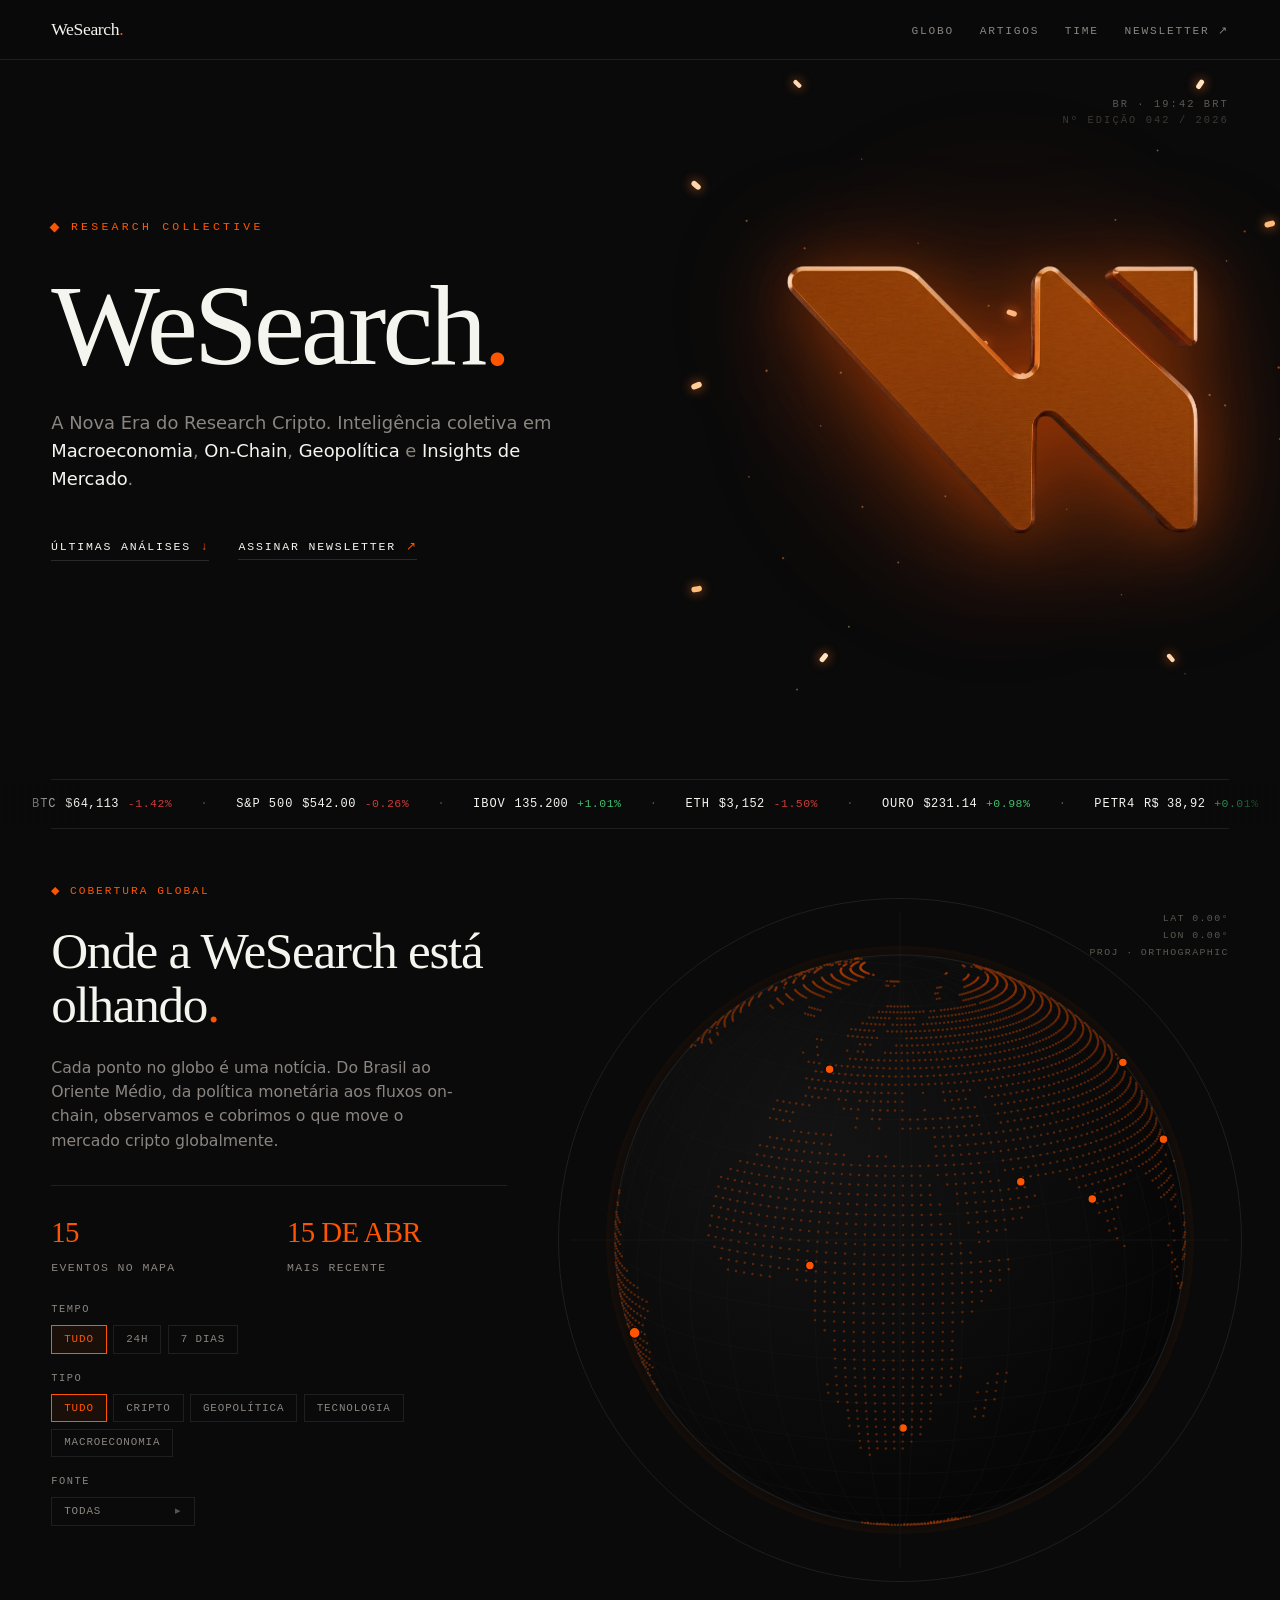
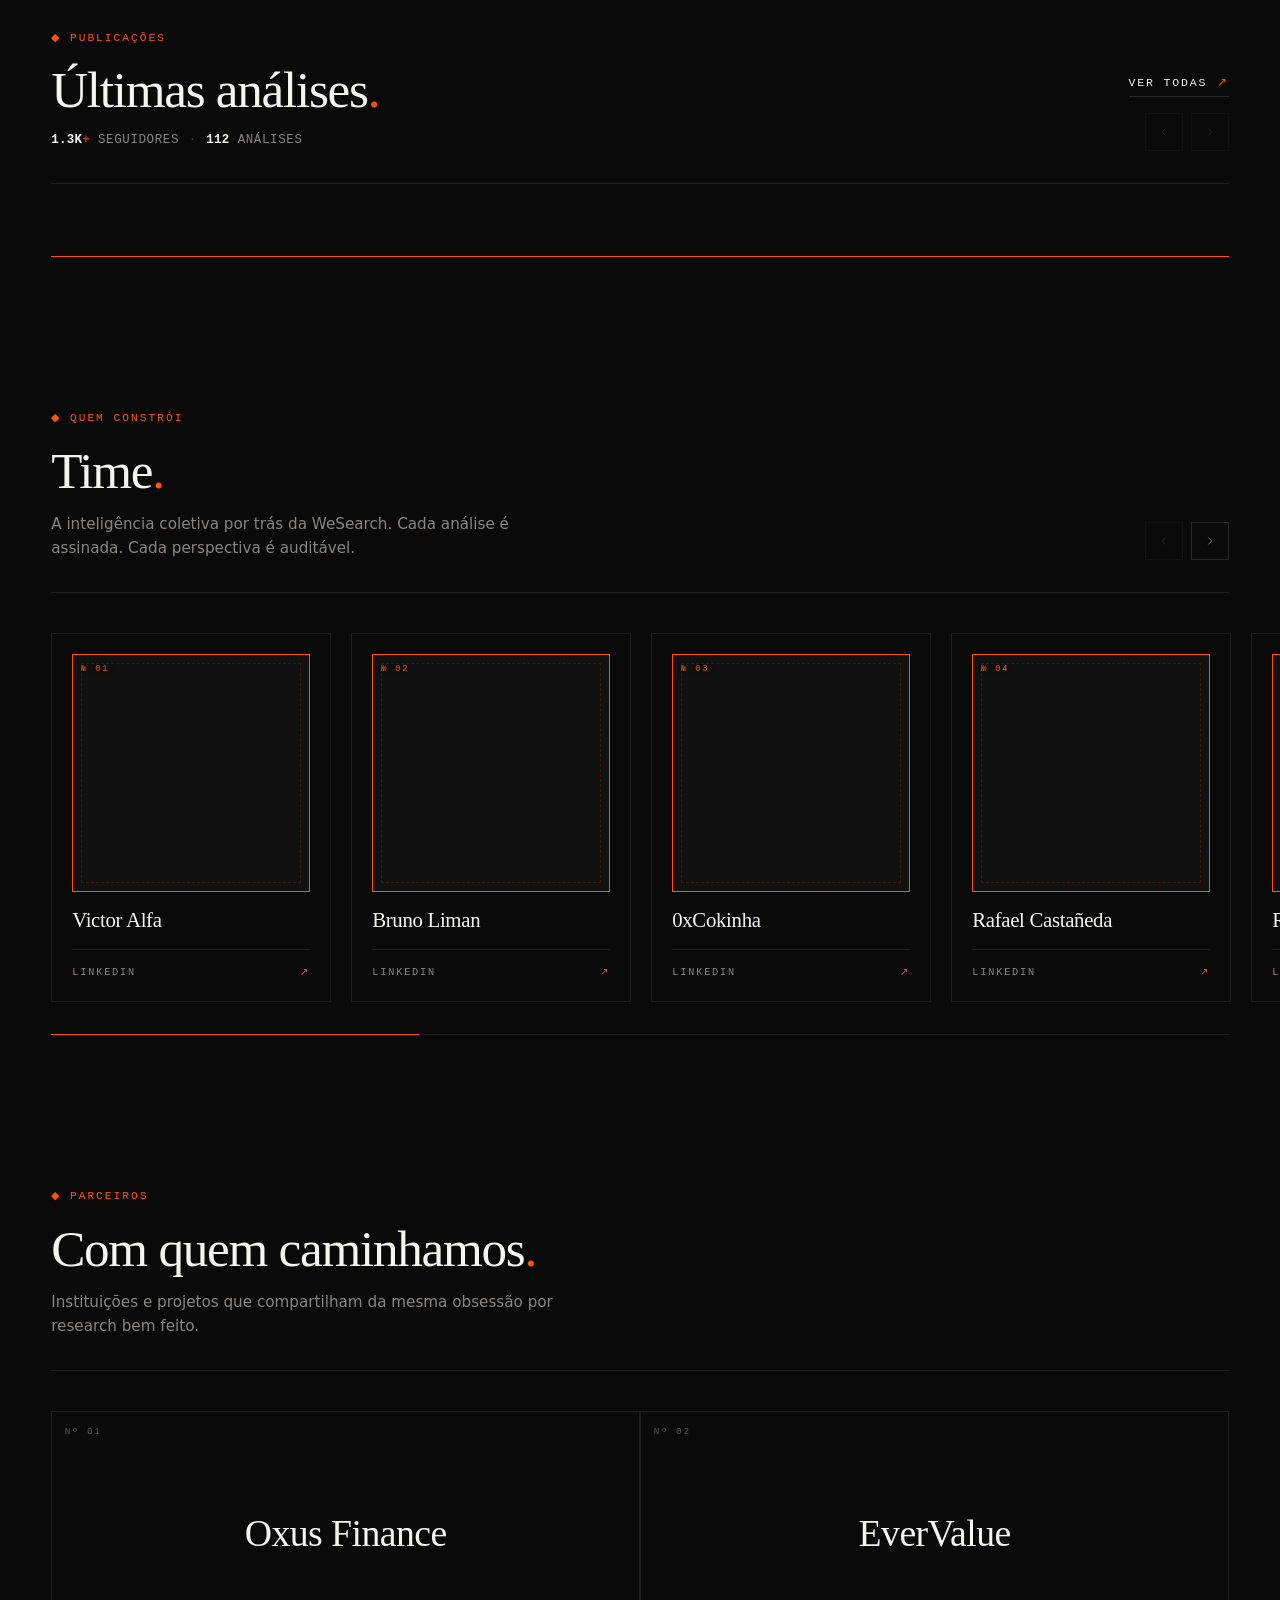
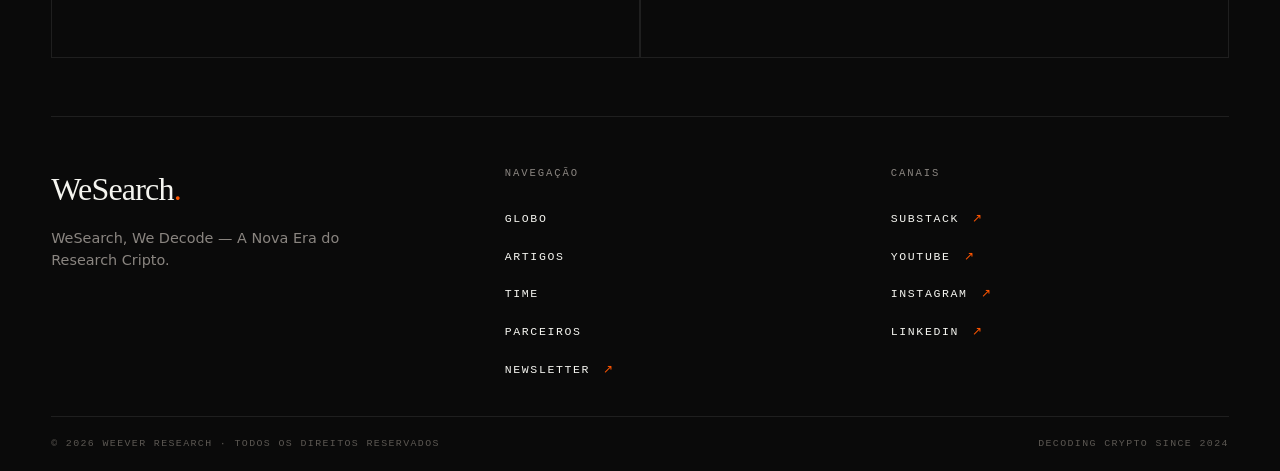
<file: index.html>
<!doctype html>
<html lang="pt-BR">
<head>
<meta charset="utf-8" />
<meta name="viewport" content="width=device-width,initial-scale=1" />
<title>WeSearch — Research Cripto</title>
<meta name="description" content="A Nova Era do Research Cripto. Inteligência coletiva em Macroeconomia, On-Chain, Geopolítica e Insights de Mercado." />
<link rel="icon" type="image/png" sizes="32x32" href="favicon-32x32.png" />
<link rel="preconnect" href="https://fonts.googleapis.com" />
<link rel="preconnect" href="https://fonts.gstatic.com" crossorigin />
<link rel="stylesheet" href="https://fonts.googleapis.com/css2?family=Fraunces:opsz,wght@9..144,300;9..144,400;9..144,500;9..144,600&family=IBM+Plex+Mono:wght@400;500&family=IBM+Plex+Sans:wght@400;500;600&display=swap" />
<meta http-equiv="Content-Security-Policy" content="default-src 'self'; script-src 'self' https://static.cloudflareinsights.com; style-src 'self' https://fonts.googleapis.com; font-src 'self' https://fonts.gstatic.com; img-src 'self' https: data:; connect-src 'self' https://api.wesearchdao.xyz https://cloudflareinsights.com; base-uri 'self'; object-src 'none'; form-action 'self'; upgrade-insecure-requests;" />
<link rel="stylesheet" href="assets/style.css" />
<script src="assets/vendor/d3.min.js" integrity="sha384-CjloA8y00+1SDAUkjs099PVfnY2KmDC2BZnws9kh8D/lX1s46w6EPhpXdqMfjK6i" defer></script>
<script src="assets/vendor/topojson-client.min.js" integrity="sha384-Ukv1p/xTma6P4/2bY5KzWBw+ydSpXmhCMtyciIQVDJ1RmOxtCYNMF1uXT9T63H67" defer></script>
<script src="assets/app.js" defer></script>
</head>
<body>

<!-- ============ STICKY NAV ============ -->
<nav class="nav" id="nav" aria-label="Principal">
  <a href="#top" class="brand">WeSearch<span class="dot">.</span></a>
  <ul>
    <li><a href="#globo">Globo</a></li>
    <li><a href="#artigos">Artigos</a></li>
    <li><a href="#time">Time</a></li>
    <li><a href="https://wesearch.substack.com" target="_blank" rel="noopener">Newsletter ↗</a></li>
  </ul>
</nav>

<div class="page" id="top">

  <!-- ============ HERO ============ -->
  <section class="hero">
    <div class="hero-tick tl">
      <div>BR · 19:42 BRT</div>
      <div class="u-dim">Nº EDIÇÃO 042 / 2026</div>
    </div>

    <div class="hero-left">
      <div class="hero-label">
        <span class="diamond"></span>
        <span class="txt">Research Collective</span>
      </div>
      <h1 class="hero-title">WeSearch<span class="dot">.</span></h1>
      <p class="hero-sub">
        A Nova Era do Research Cripto. Inteligência coletiva em <em>Macroeconomia</em>, <em>On-Chain</em>, <em>Geopolítica</em> e <em>Insights de Mercado</em>.
      </p>
      <div class="hero-actions">
        <a href="#artigos" class="ghost-link">Últimas análises <span class="arr">↓</span></a>
        <a href="https://wesearch.substack.com" target="_blank" rel="noopener" class="ghost-link">Assinar newsletter <span class="arr">↗</span></a>
      </div>
    </div>

    <div class="hero-right" aria-hidden="true">
      <div class="hero-mark">
        <!-- Decorative rings removed per request -->
        <img src="assets/wesearch-logo.png?v=2" alt="WeSearch" class="hero-mark-img" />
        <svg class="hero-mark-streams" viewBox="0 0 320 320" aria-hidden="true" preserveAspectRatio="none">
          <defs>
            <path id="stream-a" d="M -20 40   C 60 110,  180 90,  340 200" />
            <path id="stream-b" d="M 340 60  C 240 130, 140 100, -20 240" />
            <path id="stream-c" d="M -20 160 C 80 120,  220 220, 340 140" />
            <path id="stream-d" d="M 40 -20  C 140 80,  180 240, 280 340" />
            <path id="stream-e" d="M 280 -20 C 200 100, 160 200,  40 340" />
            <path id="stream-f" d="M -20 280 C 100 260, 200 80,  340 60" />
          </defs>
          <g class="streams-layer">
            <use href="#stream-a" class="trail t1"/>
            <use href="#stream-a" class="dot   d1"/>
            <use href="#stream-b" class="trail t2"/>
            <use href="#stream-b" class="dot   d2"/>
            <use href="#stream-c" class="trail t3"/>
            <use href="#stream-c" class="dot   d3"/>
            <use href="#stream-d" class="trail t4"/>
            <use href="#stream-d" class="dot   d4"/>
            <use href="#stream-e" class="trail t5"/>
            <use href="#stream-e" class="dot   d5"/>
            <use href="#stream-f" class="trail t6"/>
            <use href="#stream-f" class="dot   d6"/>
          </g>
        </svg>
      </div>
    </div>
  </section>

  <!-- ============ MARKET TICKER ============ -->
  <section class="ticker-section tight" aria-label="Ticker de mercado">
    <div class="ticker" id="ticker" role="marquee" aria-live="off">
      <div class="ticker-track" id="ticker-track"></div>
    </div>
  </section>

  <!-- ============ GLOBE ============ -->
  <section id="globo">
    <div class="globe-wrap globe-wrap--pad-top">
      <div class="globe-copy">
        <span class="mono orange label">◆ Cobertura Global</span>
        <h2 class="heading">Onde a WeSearch está olhando<span class="dot">.</span></h2>
        <p>
          Cada ponto no globo é uma notícia. Do Brasil ao Oriente Médio, da política monetária aos fluxos on-chain, observamos e cobrimos o que move o mercado cripto globalmente.
        </p>
        <div class="globe-stats">
          <div class="gs"><b id="gs-events">—</b>Eventos no mapa</div>
          <div class="gs"><b id="gs-latest">—</b>Mais recente</div>
        </div>

        <div class="globe-filters">
          <div class="gf-group">
            <span class="gf-label mono">TEMPO</span>
            <div class="gf-btns" id="filter-time">
              <button class="gf-btn active" data-val="all">Tudo</button>
              <button class="gf-btn" data-val="24h">24h</button>
              <button class="gf-btn" data-val="7d">7 dias</button>
            </div>
          </div>
          <div class="gf-group">
            <span class="gf-label mono">TIPO</span>
            <div class="gf-btns" id="filter-cat">
              <button class="gf-btn active" data-val="all">Tudo</button>
              <button class="gf-btn" data-val="cripto">Cripto</button>
              <button class="gf-btn" data-val="geo">Geopolítica</button>
              <button class="gf-btn" data-val="tech">Tecnologia</button>
              <button class="gf-btn" data-val="macro">Macroeconomia</button>
            </div>
          </div>
          <div class="gf-group u-hidden" id="filter-source-group">
            <span class="gf-label mono">FONTE</span>
            <button class="gf-btn gf-source-trigger" id="filter-source-trigger" type="button">
              <span id="filter-source-label">Todas</span>
              <span class="gf-caret" aria-hidden="true">▸</span>
            </button>
          </div>
        </div>
      </div>

      <!-- Source filter modal -->
      <div class="gf-modal" id="source-modal" hidden aria-hidden="true" role="dialog" aria-labelledby="source-modal-title">
        <div class="gf-modal-backdrop" id="source-modal-backdrop"></div>
        <div class="gf-modal-panel">
          <header class="gf-modal-head">
            <span class="mono orange">◆ Fontes</span>
            <h3 id="source-modal-title">Selecionar cobertura</h3>
            <button class="gf-modal-close" id="source-modal-close" aria-label="Fechar">✕</button>
          </header>
          <div class="gf-modal-actions">
            <button class="gf-btn" id="filter-source-all" type="button">Todas</button>
            <button class="gf-btn" id="filter-source-none" type="button">Nenhuma</button>
            <span class="gf-modal-count mono" id="filter-source-count">—</span>
          </div>
          <div class="gf-modal-list" id="filter-source"></div>
        </div>
      </div>

      <div class="globe-stage" id="globe-stage">
        <div class="globe-ring"></div>
        <div class="globe-ring crosshair"></div>
        <div class="globe-coords" id="globe-coords">
          <div>LAT 0.00°</div>
          <div>LON 0.00°</div>
          <div>PROJ · ORTHOGRAPHIC</div>
        </div>
        <svg id="globe-svg" viewBox="0 0 600 600" aria-hidden="true"></svg>
        <div class="country-label" id="country-label" aria-hidden="true">
          <span class="cl-name"></span>
          <span class="cl-meta"></span>
        </div>
        <aside class="country-panel" id="country-panel" aria-live="polite">
          <header>
            <div>
              <span class="cp-kicker mono orange">◆ Cobertura</span>
              <h3 id="cp-title">—</h3>
              <span id="cp-count" class="cp-count mono">—</span>
            </div>
            <button id="cp-close" aria-label="Fechar">✕</button>
          </header>
          <div class="cp-list" id="cp-list"></div>
        </aside>
        <div class="globe-tooltip" id="tip">
          <span class="cat" id="tip-cat">CATEGORY</span>
          <div class="ttl" id="tip-title">Title</div>
          <div class="meta" id="tip-meta">META</div>
        </div>
        <!-- SR fallback list -->
        <ul class="sr-only" id="events-sr"></ul>
      </div>
    </div>
  </section>

  <!-- ============ ARTICLES ============ -->
  <section id="artigos">
    <div class="section-head">
      <div>
        <span class="mono orange label">◆ Publicações</span>
        <h2 class="heading heading--spaced">Últimas análises<span class="dot u-text-orange">.</span></h2>
        <div class="section-stats mono">
          <span><b>1.3K<span class="u-text-orange-deep">+</span></b> seguidores</span>
          <span class="sep">·</span>
          <span><b id="m-articles">112</b> análises</span>
        </div>
      </div>
      <div class="right right--stack">
        <a href="https://wesearch.substack.com" target="_blank" rel="noopener" class="ghost-link">Ver todas <span class="arr">↗</span></a>
        <div class="carousel-ctl">
          <button id="art-prev" aria-label="Anterior"><svg viewBox="0 0 24 24" fill="none" stroke="currentColor" stroke-width="1.5"><path d="M15 6l-6 6 6 6"/></svg></button>
          <button id="art-next" aria-label="Próximo"><svg viewBox="0 0 24 24" fill="none" stroke="currentColor" stroke-width="1.5"><path d="M9 6l6 6-6 6"/></svg></button>
        </div>
      </div>
    </div>

    <div class="carousel" id="carousel-articles" aria-live="polite"></div>
    <div class="progress"><div class="bar" id="art-bar"></div></div>
  </section>

  <!-- ============ ANALYSTS ============ -->
  <section id="time">
    <div class="section-head">
      <div>
        <span class="mono orange label">◆ Quem constrói</span>
        <h2 class="heading heading--spaced">Time<span class="dot u-text-orange">.</span></h2>
        <p class="section-lede">
          A inteligência coletiva por trás da WeSearch. Cada análise é assinada. Cada perspectiva é auditável.
        </p>
      </div>
      <div class="right">
        <div class="carousel-ctl">
          <button id="an-prev" aria-label="Anterior"><svg viewBox="0 0 24 24" fill="none" stroke="currentColor" stroke-width="1.5"><path d="M15 6l-6 6 6 6"/></svg></button>
          <button id="an-next" aria-label="Próximo"><svg viewBox="0 0 24 24" fill="none" stroke="currentColor" stroke-width="1.5"><path d="M9 6l6 6-6 6"/></svg></button>
        </div>
      </div>
    </div>

    <div class="analysts" id="carousel-analysts"></div>
    <div class="progress"><div class="bar" id="an-bar"></div></div>
  </section>

  <!-- ============ PARTNERS ============ -->
  <section id="parceiros">
    <div class="section-head">
      <div>
        <span class="mono orange label">◆ Parceiros</span>
        <h2 class="heading heading--spaced">Com quem caminhamos<span class="dot u-text-orange">.</span></h2>
        <p class="section-lede">
          Instituições e projetos que compartilham da mesma obsessão por research bem feito.
        </p>
      </div>
    </div>

    <div class="partners" id="partners-grid"></div>
  </section>

  <!-- ============ FOOTER ============ -->
  <footer class="foot">
    <div>
      <div class="brand-big">WeSearch<span class="dot">.</span></div>
      <p class="tagline">WeSearch, We Decode — A Nova Era do Research Cripto.</p>
          </div>
    <div class="col">
      <h4>Navegação</h4>
      <ul>
        <li><a href="#globo">Globo</a></li>
        <li><a href="#artigos">Artigos</a></li>
        <li><a href="#time">Time</a></li>
        <li><a href="#parceiros">Parceiros</a></li>
        <li><a href="https://wesearch.substack.com" target="_blank" rel="noopener">Newsletter <span class="arr">↗</span></a></li>
      </ul>
    </div>
    <div class="col">
      <h4>Canais</h4>
      <ul>
        <li><a href="https://wesearch.substack.com" target="_blank" rel="noopener">Substack <span class="arr">↗</span></a></li>
        <li><a href="https://www.youtube.com/@wesearchdao" target="_blank" rel="noopener">YouTube <span class="arr">↗</span></a></li>
        <li><a href="https://www.instagram.com/wesearchdao/" target="_blank" rel="noopener">Instagram <span class="arr">↗</span></a></li>
        <li><a href="https://www.linkedin.com/company/wesearchdao" target="_blank" rel="noopener">LinkedIn <span class="arr">↗</span></a></li>
      </ul>
    </div>
  </footer>

  <div class="signoff">
    <span>© 2026 Weever Research · Todos os direitos reservados</span>
    <span>Decoding crypto since 2024</span>
  </div>

</div>

<!-- Tweaks panel removed: globe now rotates gently on its own -->

</body>
</html>
</file>
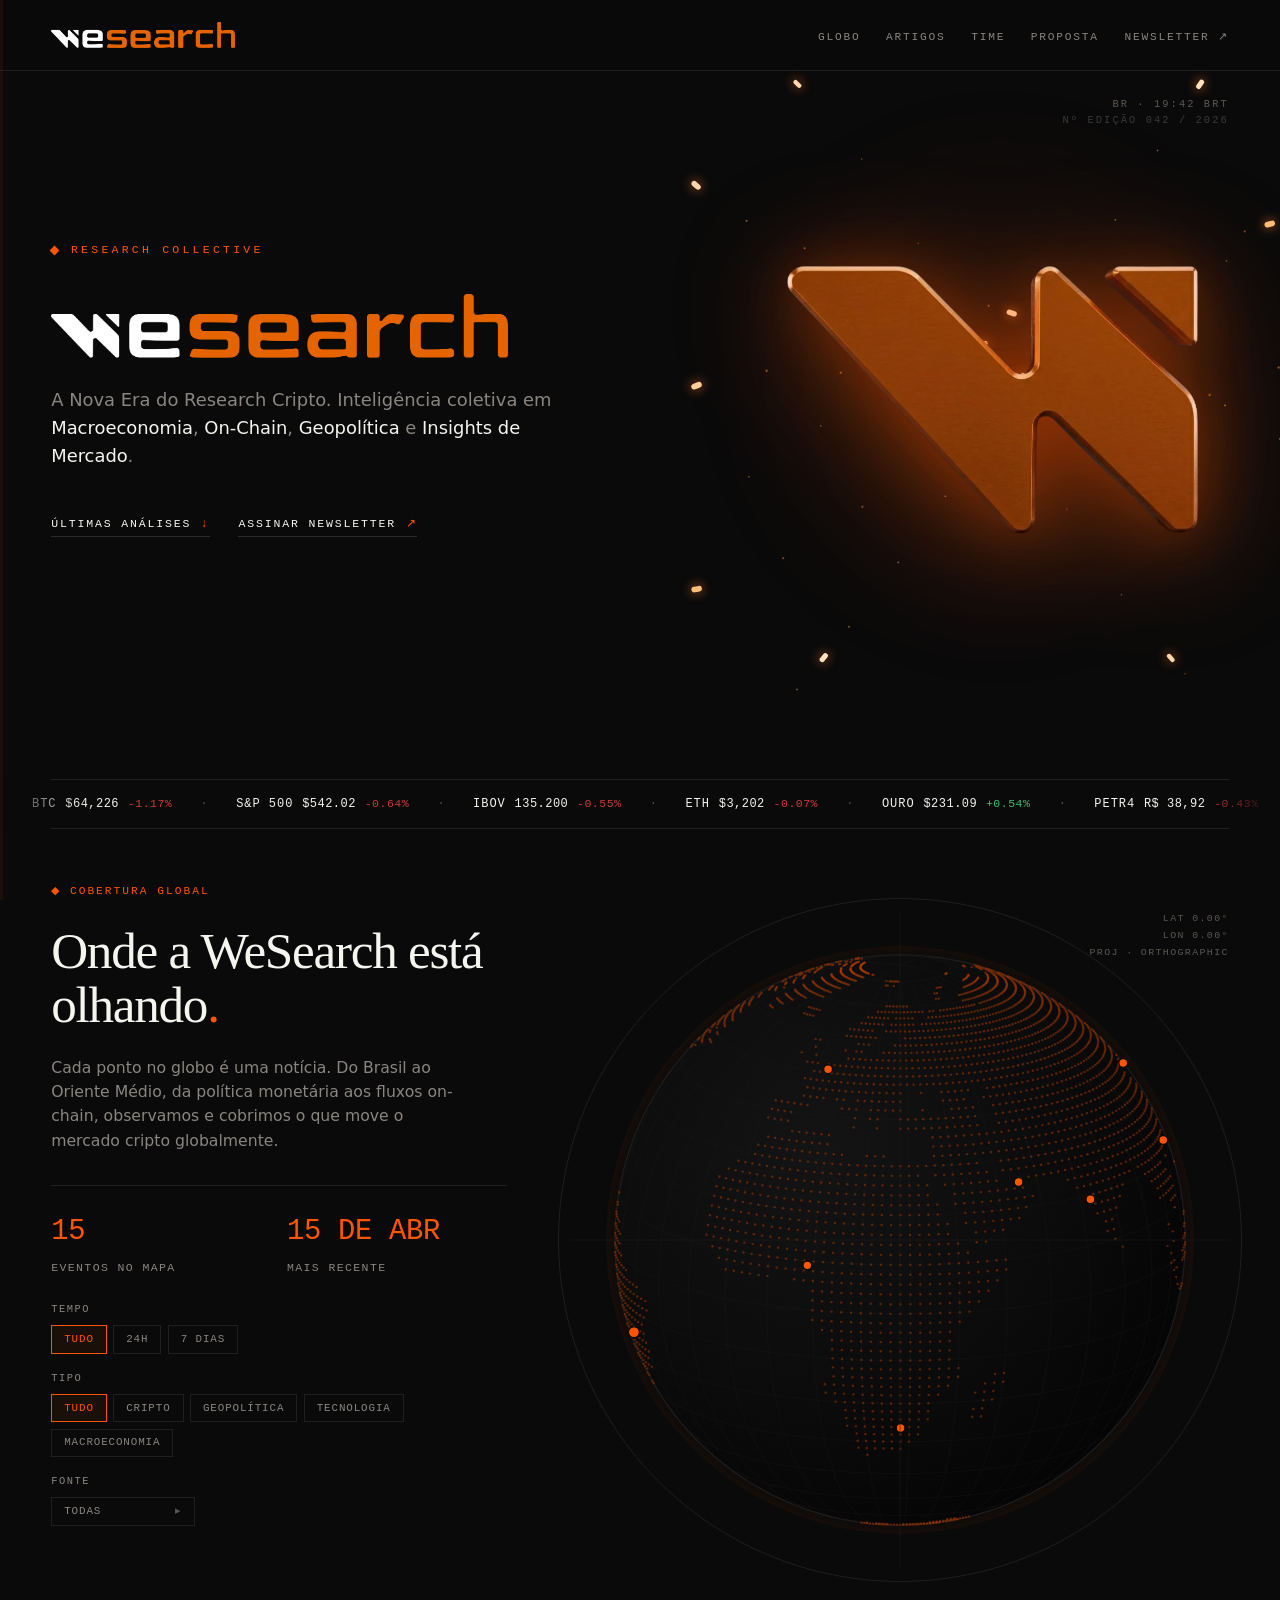
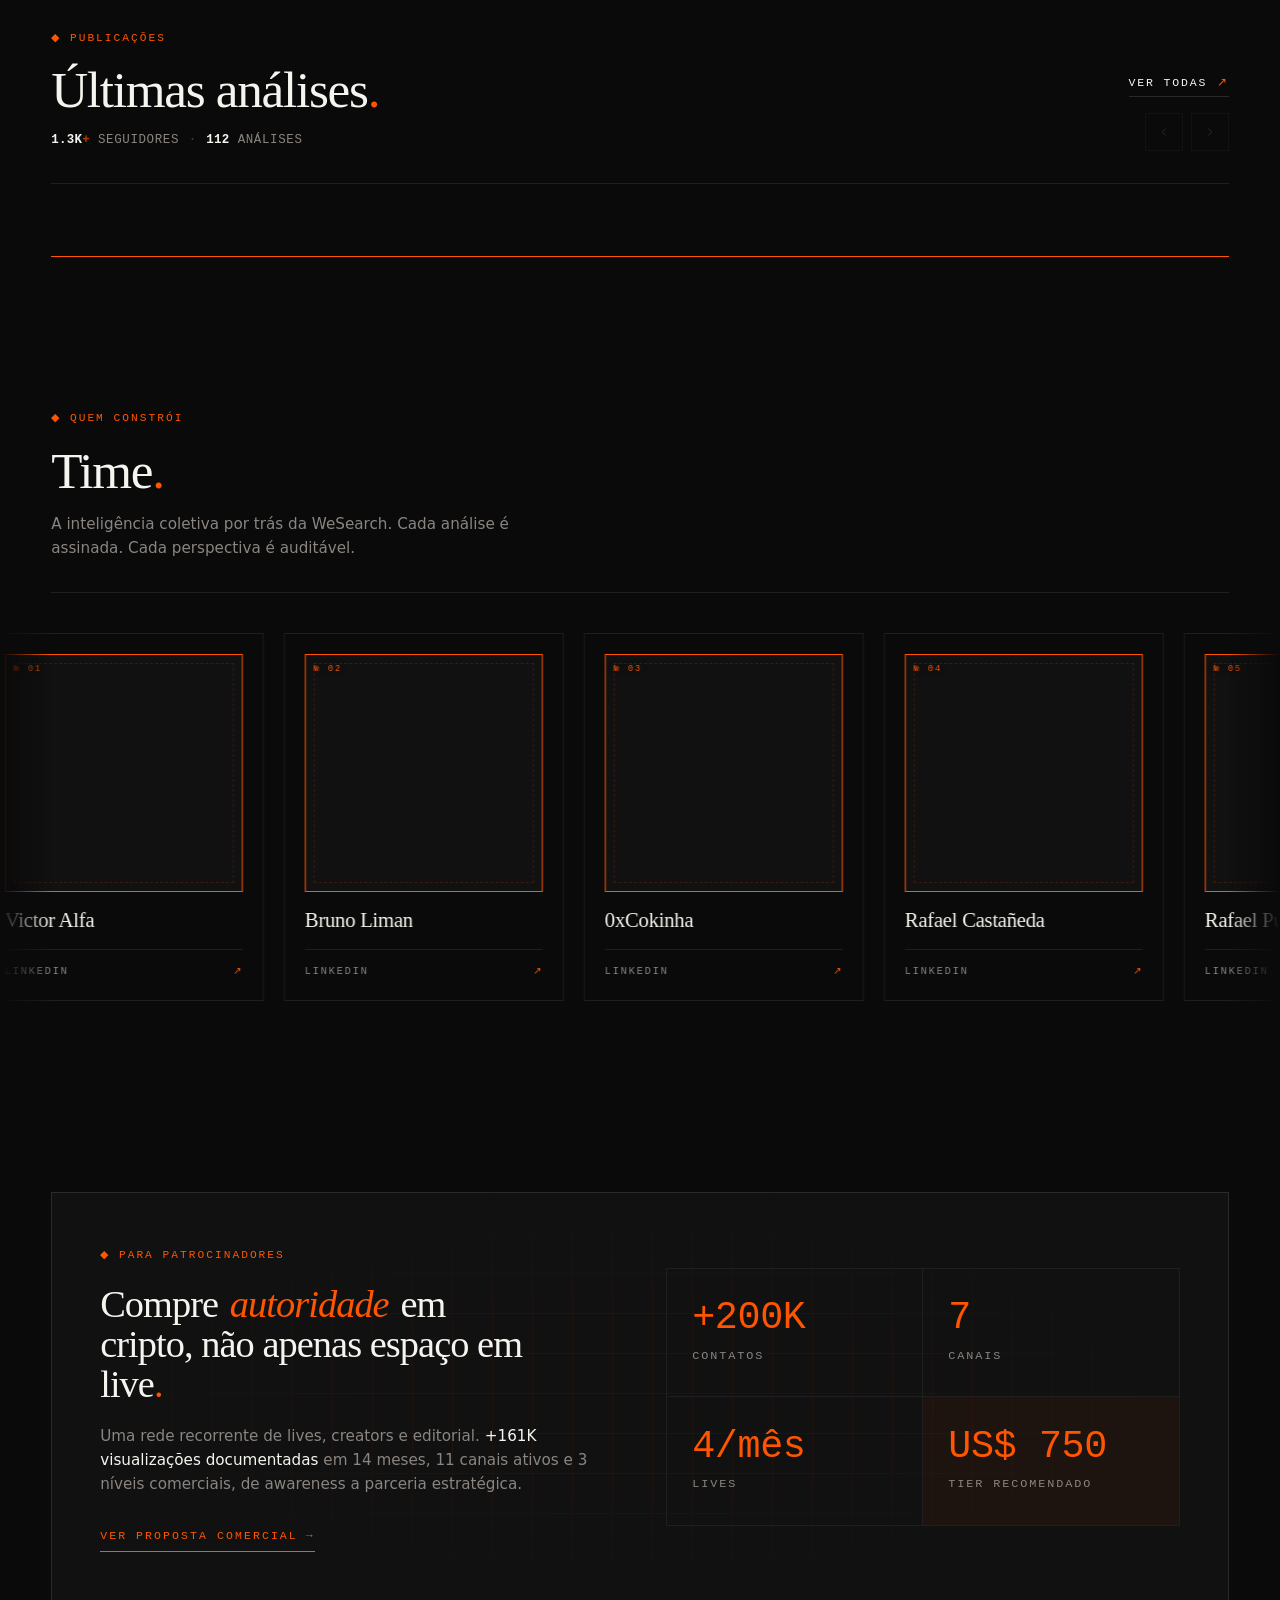
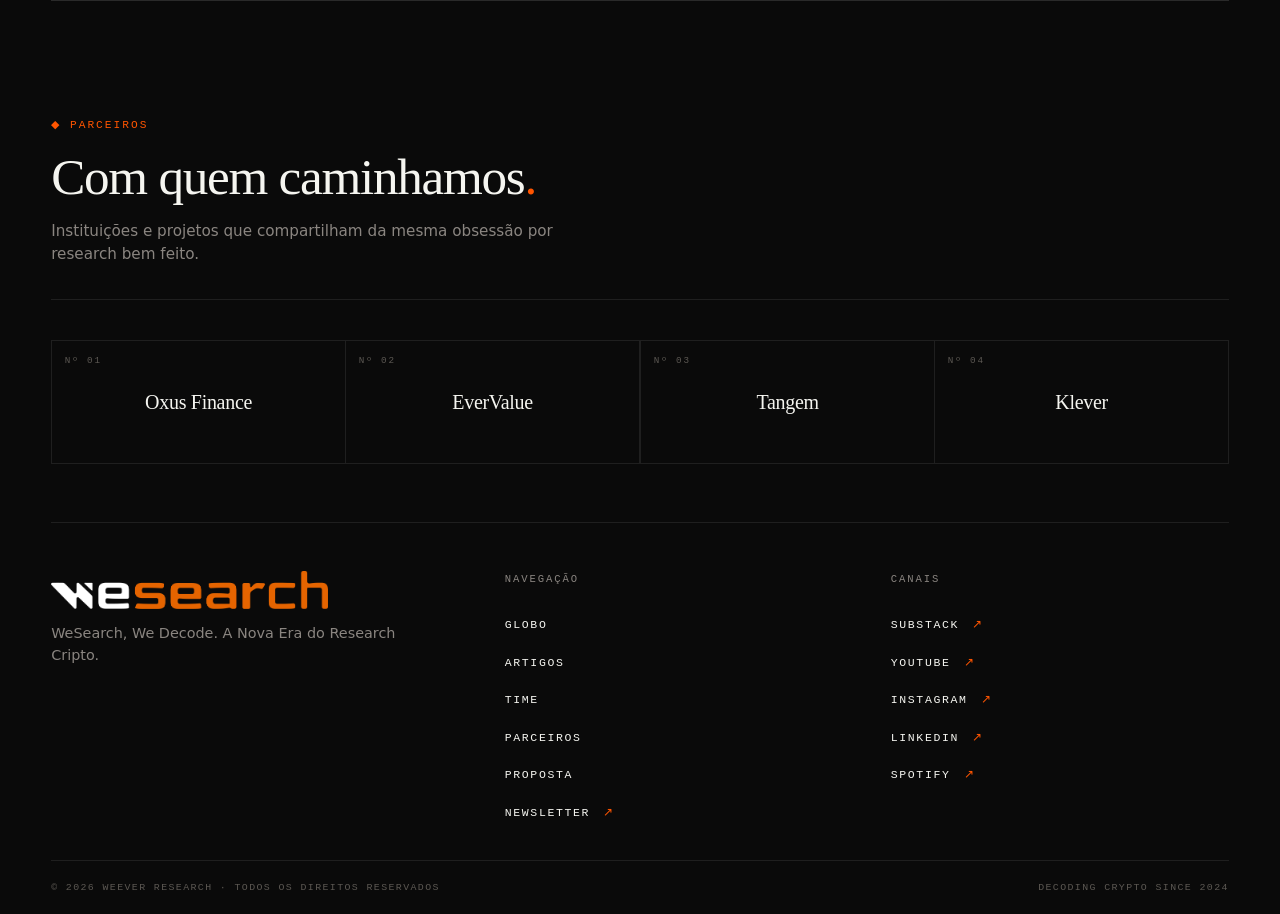
<file: public/index.html>
<!doctype html>
<html lang="pt-BR">
<head>
<meta charset="utf-8" />
<meta name="viewport" content="width=device-width,initial-scale=1" />
<title>WeSearch · Research Cripto</title>
<meta name="description" content="A Nova Era do Research Cripto. Inteligência coletiva em Macroeconomia, On-Chain, Geopolítica e Insights de Mercado." />
<link rel="canonical" href="https://wesearchdao.xyz/" />
<link rel="icon" type="image/png" sizes="32x32" href="favicon-32x32.png" />

<!-- Open Graph -->
<meta property="og:type" content="website" />
<meta property="og:title" content="WeSearch · Research Cripto" />
<meta property="og:description" content="A Nova Era do Research Cripto. Inteligência coletiva em Macroeconomia, On-Chain, Geopolítica e Insights de Mercado." />
<meta property="og:url" content="https://wesearchdao.xyz/" />
<meta property="og:image" content="https://wesearchdao.xyz/assets/wesearch-logo.webp" />
<meta property="og:image:width" content="1000" />
<meta property="og:image:height" content="1000" />
<meta property="og:locale" content="pt_BR" />
<meta property="og:site_name" content="WeSearch" />

<!-- Twitter Card -->
<meta name="twitter:card" content="summary_large_image" />
<meta name="twitter:title" content="WeSearch · Research Cripto" />
<meta name="twitter:description" content="A Nova Era do Research Cripto. Inteligência coletiva em Macroeconomia, On-Chain, Geopolítica e Insights de Mercado." />
<meta name="twitter:image" content="https://wesearchdao.xyz/assets/wesearch-logo.webp" />
<link rel="preconnect" href="https://fonts.googleapis.com" />
<link rel="preconnect" href="https://fonts.gstatic.com" crossorigin />
<link rel="stylesheet" href="https://fonts.googleapis.com/css2?family=Newsreader:opsz,wght@6..72,300;6..72,400;6..72,500;6..72,600&family=IBM+Plex+Mono:wght@400;500&family=IBM+Plex+Sans:wght@400;500;600&display=swap" />
<meta http-equiv="Content-Security-Policy" content="default-src 'self'; script-src 'self' https://static.cloudflareinsights.com; style-src 'self' https://fonts.googleapis.com; font-src 'self' https://fonts.gstatic.com; img-src 'self' https: data:; connect-src 'self' https://api.wesearchdao.xyz https://cloudflareinsights.com; base-uri 'self'; object-src 'none'; form-action 'self'; upgrade-insecure-requests;" />
<link rel="stylesheet" href="assets/base.css" />
<link rel="stylesheet" href="assets/style.css" />
<script src="assets/vendor/d3.min.js" integrity="sha384-CjloA8y00+1SDAUkjs099PVfnY2KmDC2BZnws9kh8D/lX1s46w6EPhpXdqMfjK6i" defer></script>
<script src="assets/vendor/topojson-client.min.js" integrity="sha384-Ukv1p/xTma6P4/2bY5KzWBw+ydSpXmhCMtyciIQVDJ1RmOxtCYNMF1uXT9T63H67" defer></script>
<script src="assets/app.js" defer></script>
<script src="assets/scroll-progress.js" defer></script>
<script src="assets/nav-mobile.js" defer></script>
</head>
<body>
<a href="#main" class="skip-link">Pular para o conteúdo</a>
<div class="scroll-progress" aria-hidden="true"><div class="fill"></div></div>

<!-- ============ STICKY NAV ============ -->
<nav class="nav" id="nav" aria-label="Principal">
  <a href="#top" class="brand"><img src="assets/wesearch-wordmark.webp" alt="WeSearch" width="1382" height="192" /></a>
  <button class="nav-toggle" type="button" aria-label="Abrir menu" aria-expanded="false" aria-controls="nav-menu">
    <span></span><span></span><span></span>
  </button>
  <ul id="nav-menu">
    <li><a href="#globo">Globo</a></li>
    <li><a href="#artigos">Artigos</a></li>
    <li><a href="#time">Time</a></li>
    <li><a href="proposta.html">Proposta</a></li>
    <li><a href="https://wesearch.substack.com" target="_blank" rel="noopener noreferrer">Newsletter ↗</a></li>
  </ul>
</nav>
<div class="nav-backdrop" aria-hidden="true"></div>

<main id="main">
<div class="page" id="top">

  <!-- ============ HERO ============ -->
  <section class="hero">
    <div class="hero-tick tl">
      <div>BR · 19:42 BRT</div>
      <div class="u-dim">Nº EDIÇÃO 042 / 2026</div>
    </div>

    <div class="hero-left">
      <div class="hero-label">
        <span class="diamond"></span>
        <span class="txt">Research Collective</span>
      </div>
      <h1 class="hero-title hero-title-logo"><img src="assets/wesearch-wordmark.webp" alt="WeSearch" width="1382" height="192" /></h1>
      <p class="hero-sub">
        A Nova Era do Research Cripto. Inteligência coletiva em <em>Macroeconomia</em>, <em>On-Chain</em>, <em>Geopolítica</em> e <em>Insights de Mercado</em>.
      </p>
      <div class="hero-actions">
        <a href="#artigos" class="ghost-link">Últimas análises <span class="arr">↓</span></a>
        <a href="https://wesearch.substack.com" target="_blank" rel="noopener noreferrer" class="ghost-link">Assinar newsletter <span class="arr">↗</span></a>
      </div>
    </div>

    <div class="hero-right" aria-hidden="true">
      <div class="hero-mark">
        <img src="assets/wesearch-logo.webp?v=2" alt="WeSearch" class="hero-mark-img" />
        <svg class="hero-mark-streams" viewBox="0 0 320 320" aria-hidden="true" preserveAspectRatio="none">
          <defs>
            <path id="stream-a" d="M -20 40   C 60 110,  180 90,  340 200" />
            <path id="stream-b" d="M 340 60  C 240 130, 140 100, -20 240" />
            <path id="stream-c" d="M -20 160 C 80 120,  220 220, 340 140" />
            <path id="stream-d" d="M 40 -20  C 140 80,  180 240, 280 340" />
            <path id="stream-e" d="M 280 -20 C 200 100, 160 200,  40 340" />
            <path id="stream-f" d="M -20 280 C 100 260, 200 80,  340 60" />
          </defs>
          <g class="streams-layer">
            <use href="#stream-a" class="trail t1"/>
            <use href="#stream-a" class="dot   d1"/>
            <use href="#stream-b" class="trail t2"/>
            <use href="#stream-b" class="dot   d2"/>
            <use href="#stream-c" class="trail t3"/>
            <use href="#stream-c" class="dot   d3"/>
            <use href="#stream-d" class="trail t4"/>
            <use href="#stream-d" class="dot   d4"/>
            <use href="#stream-e" class="trail t5"/>
            <use href="#stream-e" class="dot   d5"/>
            <use href="#stream-f" class="trail t6"/>
            <use href="#stream-f" class="dot   d6"/>
          </g>
        </svg>
      </div>
    </div>
  </section>

  <!-- ============ MARKET TICKER ============ -->
  <section class="ticker-section tight" aria-label="Ticker de mercado">
    <div class="ticker" id="ticker" role="marquee" aria-live="off">
      <div class="ticker-track" id="ticker-track"></div>
    </div>
  </section>

  <!-- ============ GLOBE ============ -->
  <section id="globo">
    <div class="globe-wrap globe-wrap--pad-top">
      <div class="globe-copy">
        <span class="mono orange label">◆ Cobertura Global</span>
        <h2 class="heading">Onde a WeSearch está olhando<span class="dot">.</span></h2>
        <p>
          Cada ponto no globo é uma notícia. Do Brasil ao Oriente Médio, da política monetária aos fluxos on-chain, observamos e cobrimos o que move o mercado cripto globalmente.
        </p>
        <div class="globe-stats">
          <div class="gs"><b id="gs-events">—</b>Eventos no mapa</div>
          <div class="gs"><b id="gs-latest">—</b>Mais recente</div>
        </div>

        <div class="globe-filters">
          <div class="gf-group">
            <span class="gf-label mono">TEMPO</span>
            <div class="gf-btns" id="filter-time">
              <button class="gf-btn active" data-val="all">Tudo</button>
              <button class="gf-btn" data-val="24h">24h</button>
              <button class="gf-btn" data-val="7d">7 dias</button>
            </div>
          </div>
          <div class="gf-group">
            <span class="gf-label mono">TIPO</span>
            <div class="gf-btns" id="filter-cat">
              <button class="gf-btn active" data-val="all">Tudo</button>
              <button class="gf-btn" data-val="cripto">Cripto</button>
              <button class="gf-btn" data-val="geo">Geopolítica</button>
              <button class="gf-btn" data-val="tech">Tecnologia</button>
              <button class="gf-btn" data-val="macro">Macroeconomia</button>
            </div>
          </div>
          <div class="gf-group u-hidden" id="filter-source-group">
            <span class="gf-label mono">FONTE</span>
            <button class="gf-btn gf-source-trigger" id="filter-source-trigger" type="button">
              <span id="filter-source-label">Todas</span>
              <span class="gf-caret" aria-hidden="true">▸</span>
            </button>
          </div>
        </div>
      </div>

      <!-- Source filter modal -->
      <div class="gf-modal" id="source-modal" hidden aria-hidden="true" role="dialog" aria-labelledby="source-modal-title">
        <div class="gf-modal-backdrop" id="source-modal-backdrop"></div>
        <div class="gf-modal-panel">
          <header class="gf-modal-head">
            <span class="mono orange">◆ Fontes</span>
            <h3 id="source-modal-title">Selecionar cobertura</h3>
            <button class="gf-modal-close" id="source-modal-close" aria-label="Fechar">✕</button>
          </header>
          <div class="gf-modal-actions">
            <button class="gf-btn" id="filter-source-all" type="button">Todas</button>
            <button class="gf-btn" id="filter-source-none" type="button">Nenhuma</button>
            <span class="gf-modal-count mono" id="filter-source-count">—</span>
          </div>
          <input type="text" id="filter-source-search" class="gf-source-search" placeholder="Buscar fonte…" aria-label="Buscar fonte" autocomplete="off" />
          <div class="gf-modal-list" id="filter-source"></div>
        </div>
      </div>

      <div class="globe-stage" id="globe-stage">
        <div class="globe-ring"></div>
        <div class="globe-ring crosshair"></div>
        <div class="globe-coords" id="globe-coords">
          <div>LAT 0.00°</div>
          <div>LON 0.00°</div>
          <div>PROJ · ORTHOGRAPHIC</div>
        </div>
        <svg id="globe-svg" viewBox="0 0 600 600" aria-hidden="true"></svg>
        <div class="globe-loading" id="globe-loading" aria-live="polite">
          <span class="gl-dot"></span>
          <span>Sincronizando cobertura</span>
        </div>
        <div class="country-label" id="country-label" aria-hidden="true">
          <span class="cl-name"></span>
          <span class="cl-meta"></span>
        </div>
        <aside class="country-panel" id="country-panel" role="dialog" aria-modal="true" aria-labelledby="cp-title" aria-live="polite" tabindex="-1">
          <header>
            <div>
              <span class="cp-kicker mono orange">◆ Cobertura</span>
              <h3 id="cp-title">—</h3>
              <span id="cp-count" class="cp-count mono">—</span>
            </div>
            <button id="cp-close" aria-label="Fechar painel de cobertura" type="button">✕</button>
          </header>
          <div class="cp-list" id="cp-list"></div>
        </aside>
        <div class="globe-tooltip" id="tip" role="tooltip" aria-hidden="true">
          <span class="cat" id="tip-cat">CATEGORY</span>
          <div class="ttl" id="tip-title">Title</div>
          <div class="meta" id="tip-meta">META</div>
        </div>
        <!-- SR fallback list -->
        <ul class="sr-only" id="events-sr"></ul>
      </div>
    </div>
  </section>

  <!-- ============ ARTICLES ============ -->
  <section id="artigos">
    <div class="section-head">
      <div>
        <span class="mono orange label">◆ Publicações</span>
        <h2 class="heading heading--spaced">Últimas análises<span class="dot u-text-orange">.</span></h2>
        <div class="section-stats mono">
          <span><b>1.3K<span class="u-text-orange-deep">+</span></b> seguidores</span>
          <span class="sep">·</span>
          <span><b id="m-articles">112</b> análises</span>
        </div>
      </div>
      <div class="right right--stack">
        <a href="https://wesearch.substack.com" target="_blank" rel="noopener noreferrer" class="ghost-link">Ver todas <span class="arr">↗</span></a>
        <div class="carousel-ctl">
          <button id="art-prev" aria-label="Anterior"><svg viewBox="0 0 24 24" fill="none" stroke="currentColor" stroke-width="1.5"><path d="M15 6l-6 6 6 6"/></svg></button>
          <button id="art-next" aria-label="Próximo"><svg viewBox="0 0 24 24" fill="none" stroke="currentColor" stroke-width="1.5"><path d="M9 6l6 6-6 6"/></svg></button>
        </div>
      </div>
    </div>

    <div class="carousel" id="carousel-articles" aria-live="polite"></div>
    <div class="progress"><div class="bar" id="art-bar"></div></div>
  </section>

  <!-- ============ ANALYSTS ============ -->
  <section id="time">
    <div class="section-head">
      <div>
        <span class="mono orange label">◆ Quem constrói</span>
        <h2 class="heading heading--spaced">Time<span class="dot u-text-orange">.</span></h2>
        <p class="section-lede">
          A inteligência coletiva por trás da WeSearch. Cada análise é assinada. Cada perspectiva é auditável.
        </p>
      </div>
    </div>

    <div class="analysts-marquee" aria-label="Time WeSearch">
      <div class="analysts-track" id="carousel-analysts"></div>
    </div>
  </section>

  <!-- ============ SPONSORSHIP CTA ============ -->
  <section id="patrocinio" class="sponsor-cta">
    <a href="proposta.html" class="sponsor-card" aria-label="Ver proposta comercial WeSearch">
      <div class="sponsor-grid" aria-hidden="true"></div>
      <div class="sponsor-inner">
        <div class="sponsor-left">
          <span class="mono orange label">◆ Para patrocinadores</span>
          <h2 class="heading sponsor-h">Compre <em>autoridade</em> em cripto, não apenas espaço em live<span class="dot">.</span></h2>
          <p class="sponsor-p">
            Uma rede recorrente de lives, creators e editorial. <b>+161K visualizações documentadas</b> em 14 meses, 11 canais ativos e 3 níveis comerciais, de awareness a parceria estratégica.
          </p>
          <span class="sponsor-cta-link">Ver proposta comercial <span class="arr">→</span></span>
        </div>
        <div class="sponsor-right">
          <div class="sp-stat"><b>+200K</b><span>Contatos</span></div>
          <div class="sp-stat"><b>7</b><span>Canais</span></div>
          <div class="sp-stat"><b>4/mês</b><span>Lives</span></div>
          <div class="sp-stat alt"><b>US$ 750</b><span>Tier recomendado</span></div>
        </div>
      </div>
    </a>
  </section>

  <!-- ============ PARTNERS ============ -->
  <section id="parceiros">
    <div class="section-head">
      <div>
        <span class="mono orange label">◆ Parceiros</span>
        <h2 class="heading heading--spaced">Com quem caminhamos<span class="dot u-text-orange">.</span></h2>
        <p class="section-lede">
          Instituições e projetos que compartilham da mesma obsessão por research bem feito.
        </p>
      </div>
    </div>

    <div class="partners" id="partners-grid"></div>
  </section>

  <!-- ============ FOOTER ============ -->
  <footer class="foot">
    <div>
      <div class="brand-big"><img src="assets/wesearch-wordmark.webp" alt="WeSearch" width="1382" height="192" loading="lazy" decoding="async" /></div>
      <p class="tagline">WeSearch, We Decode. A Nova Era do Research Cripto.</p>
          </div>
    <div class="col">
      <h4>Navegação</h4>
      <ul>
        <li><a href="#globo">Globo</a></li>
        <li><a href="#artigos">Artigos</a></li>
        <li><a href="#time">Time</a></li>
        <li><a href="#parceiros">Parceiros</a></li>
        <li><a href="proposta.html">Proposta</a></li>
        <li><a href="https://wesearch.substack.com" target="_blank" rel="noopener noreferrer">Newsletter <span class="arr">↗</span></a></li>
      </ul>
    </div>
    <div class="col">
      <h4>Canais</h4>
      <ul>
        <li><a href="https://wesearch.substack.com" target="_blank" rel="noopener noreferrer">Substack <span class="arr">↗</span></a></li>
        <li><a href="https://www.youtube.com/@wesearchdao" target="_blank" rel="noopener noreferrer">YouTube <span class="arr">↗</span></a></li>
        <li><a href="https://www.instagram.com/wesearchdao/" target="_blank" rel="noopener noreferrer">Instagram <span class="arr">↗</span></a></li>
        <li><a href="https://www.linkedin.com/company/wesearchdao" target="_blank" rel="noopener noreferrer">LinkedIn <span class="arr">↗</span></a></li>
        <li><a href="https://open.spotify.com/show/033dd0Yej9mWtJtwwZ5CkX" target="_blank" rel="noopener noreferrer">Spotify <span class="arr">↗</span></a></li>
      </ul>
    </div>
  </footer>

  <div class="signoff">
    <span>© 2026 Weever Research · Todos os direitos reservados</span>
    <span>Decoding crypto since 2024</span>
  </div>

</div>

</main>

</body>
</html>
</file>
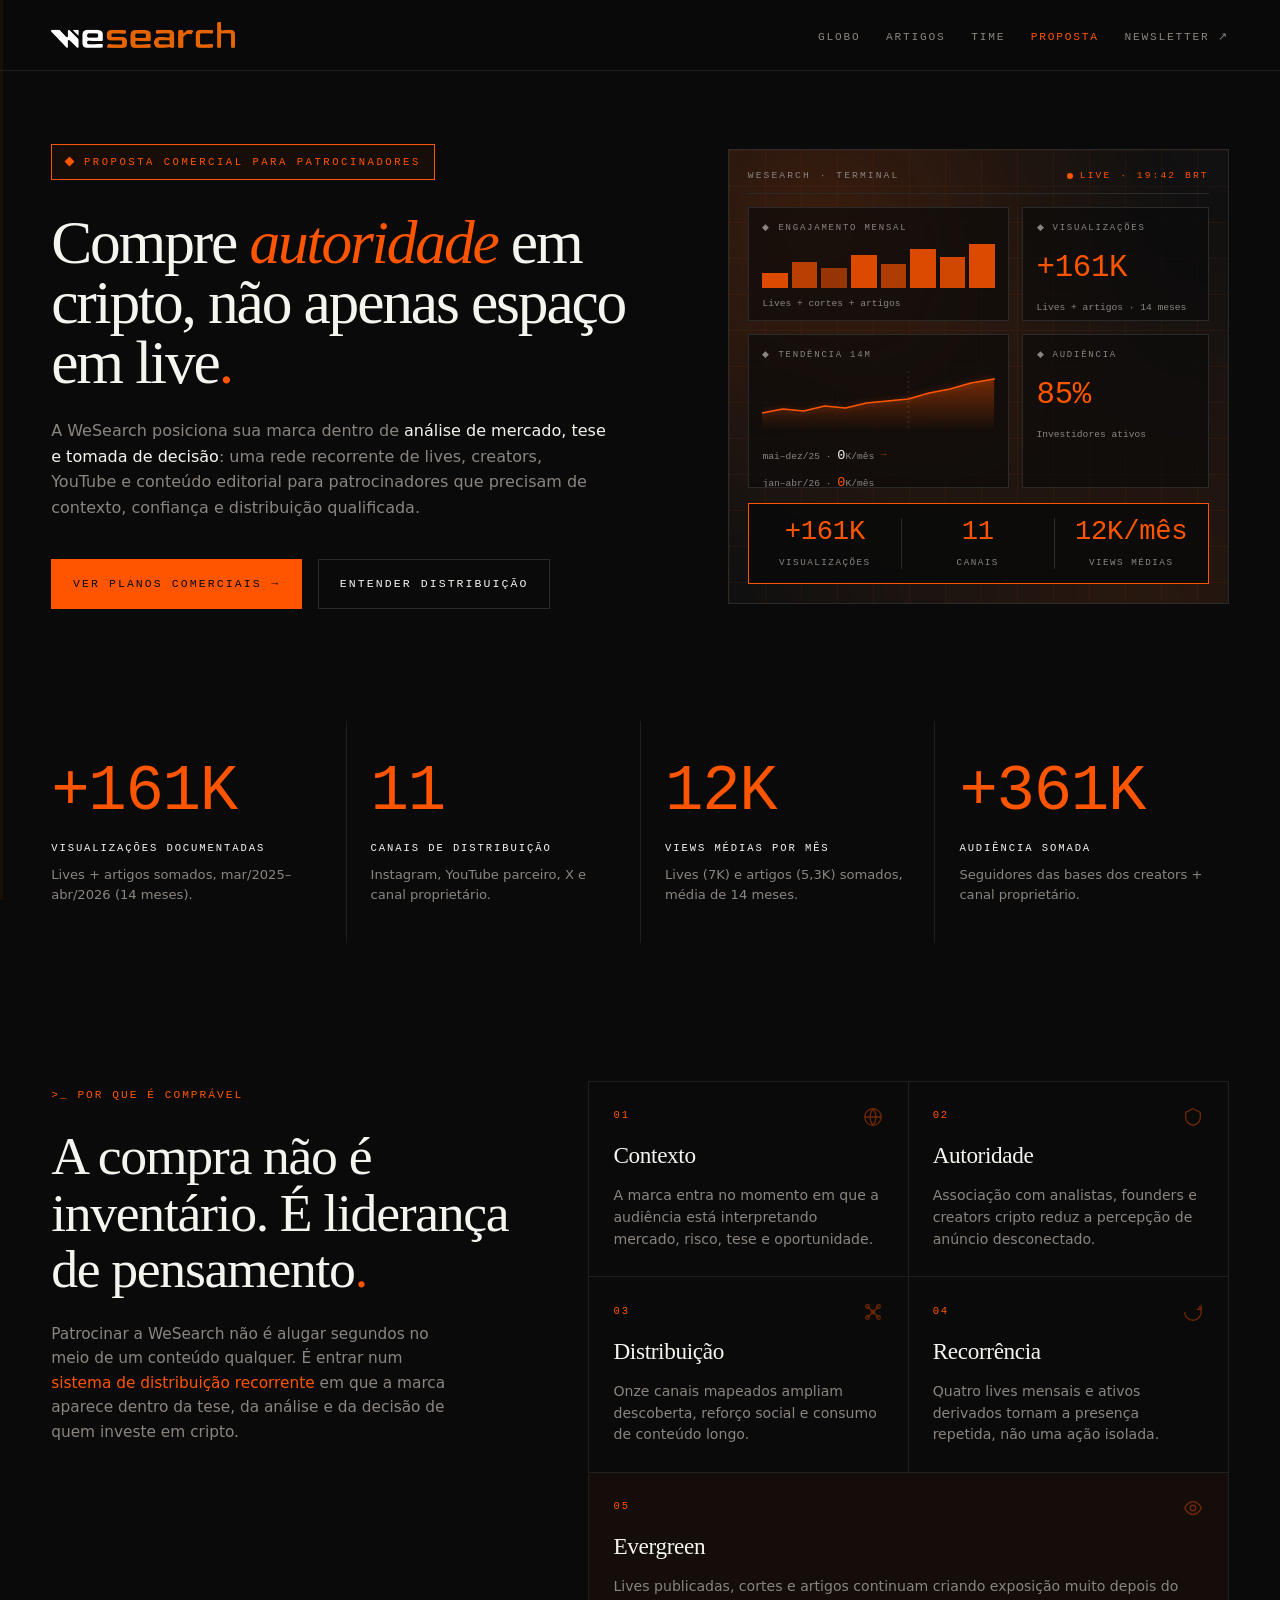
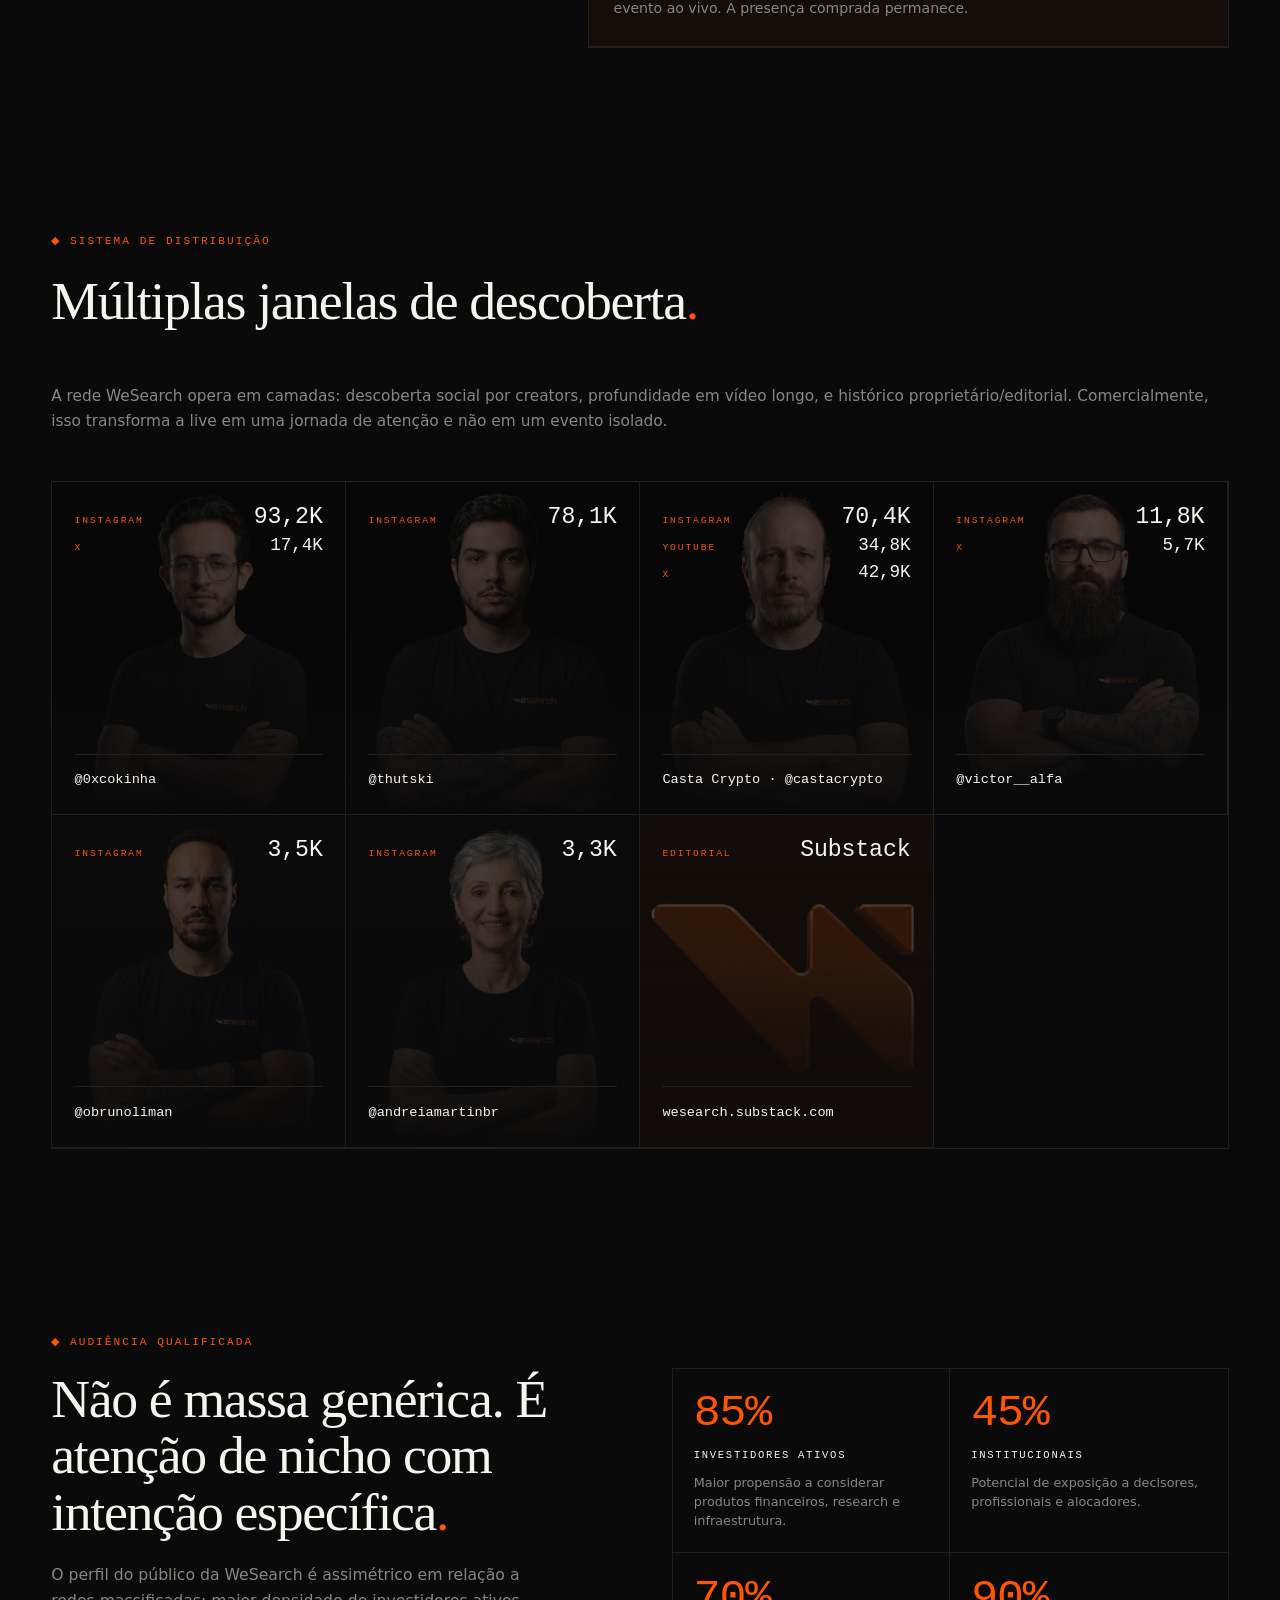
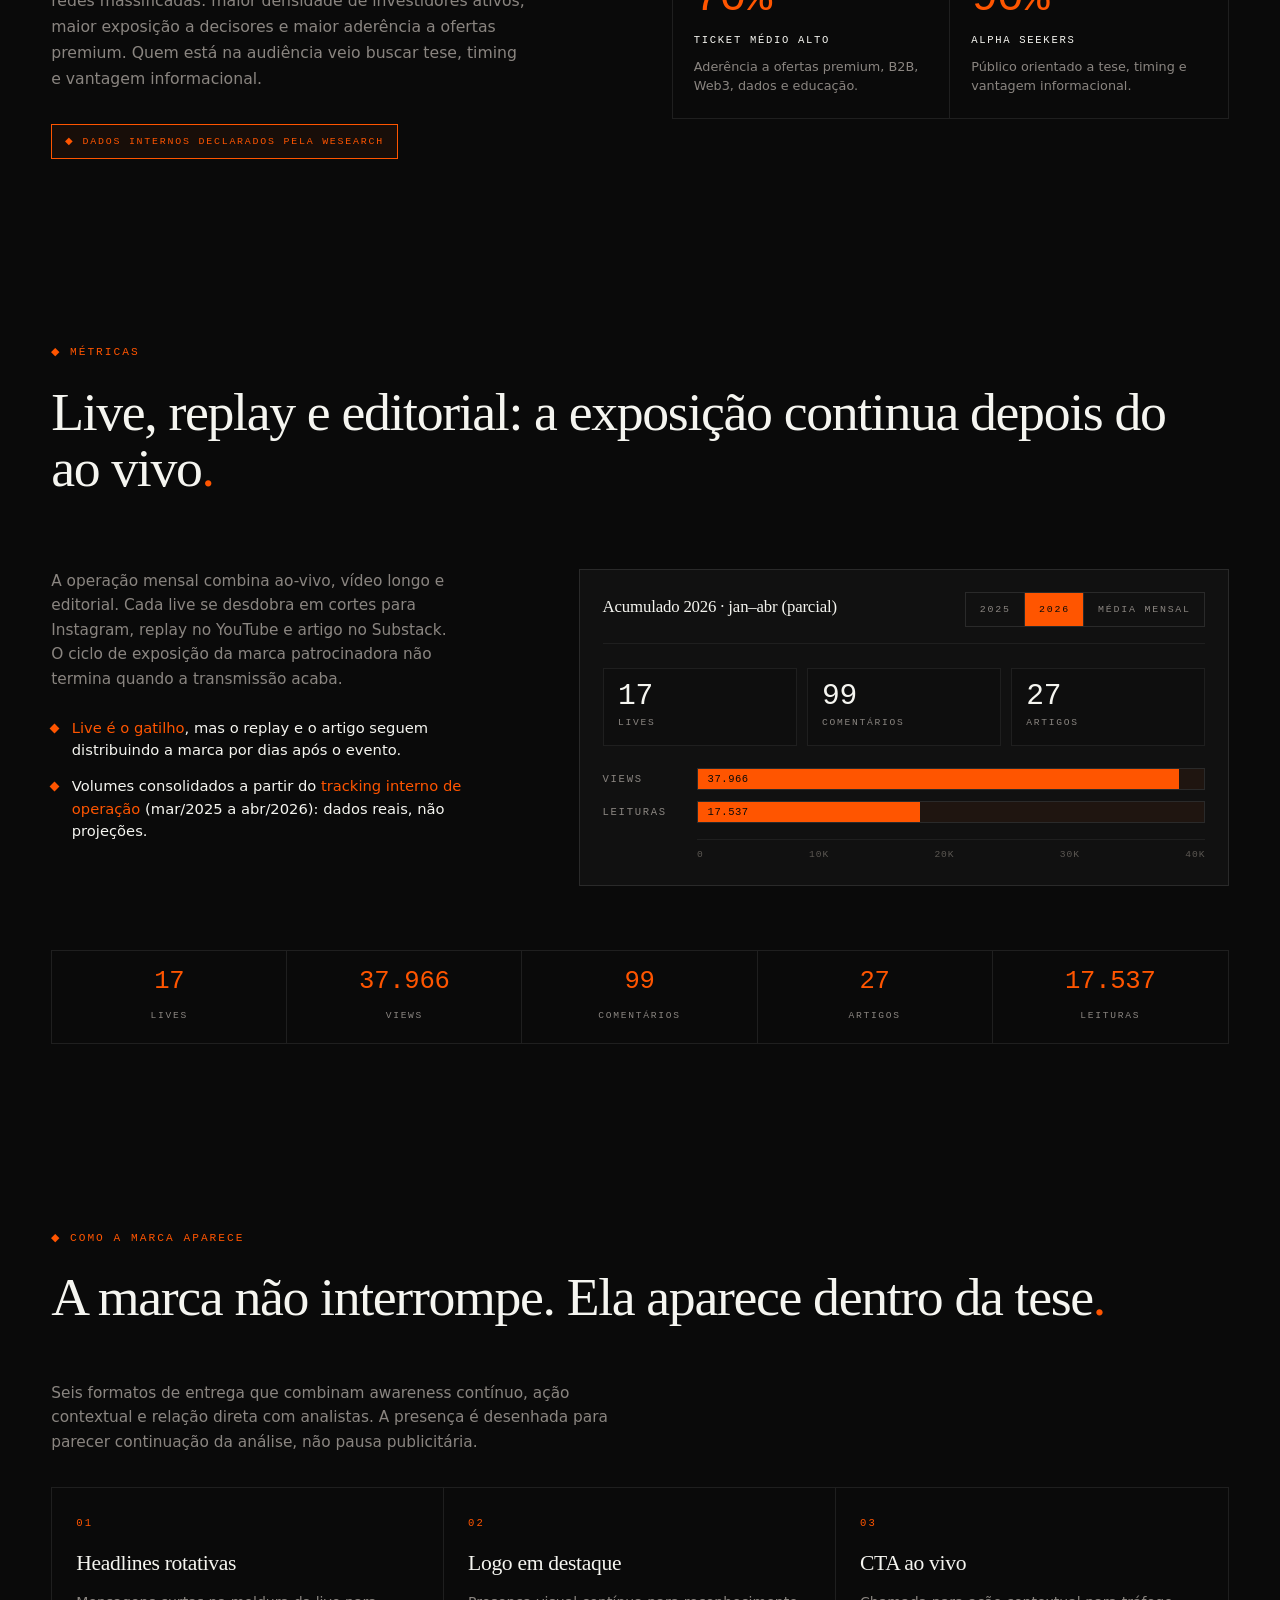
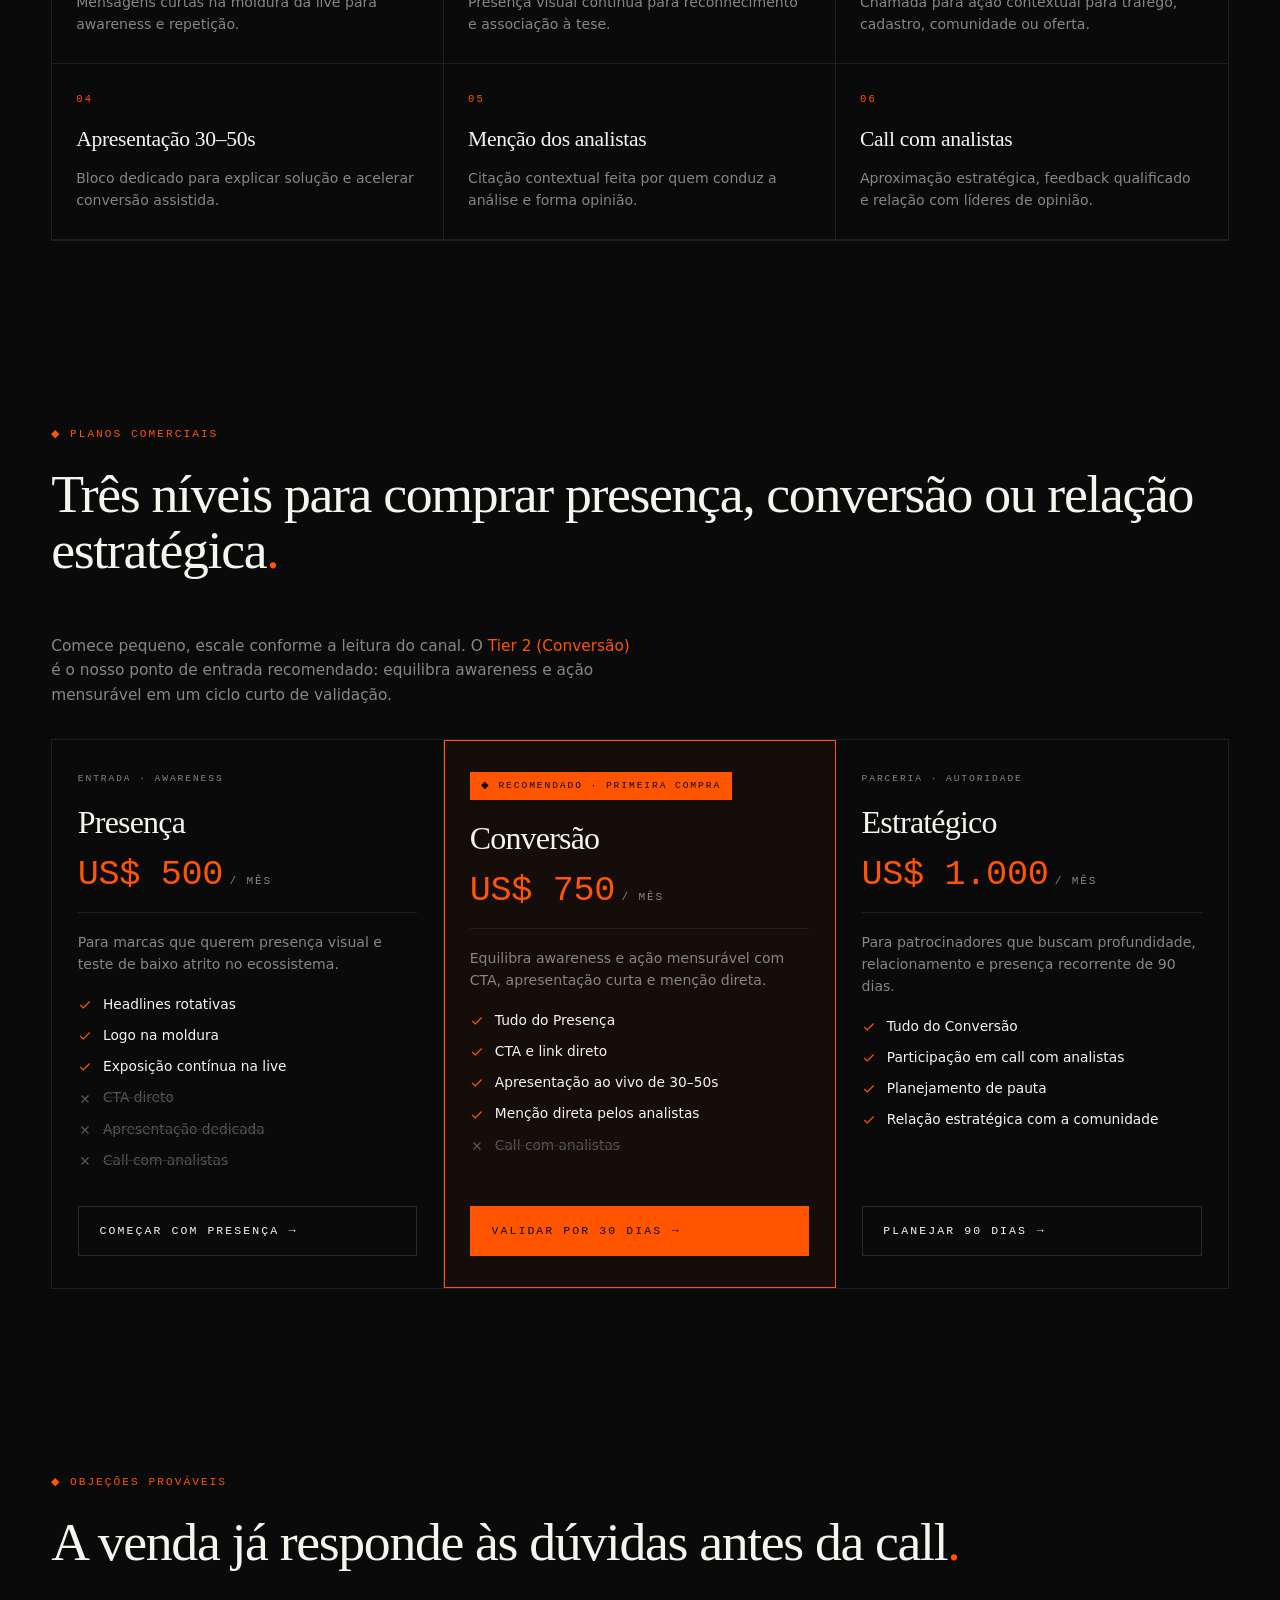
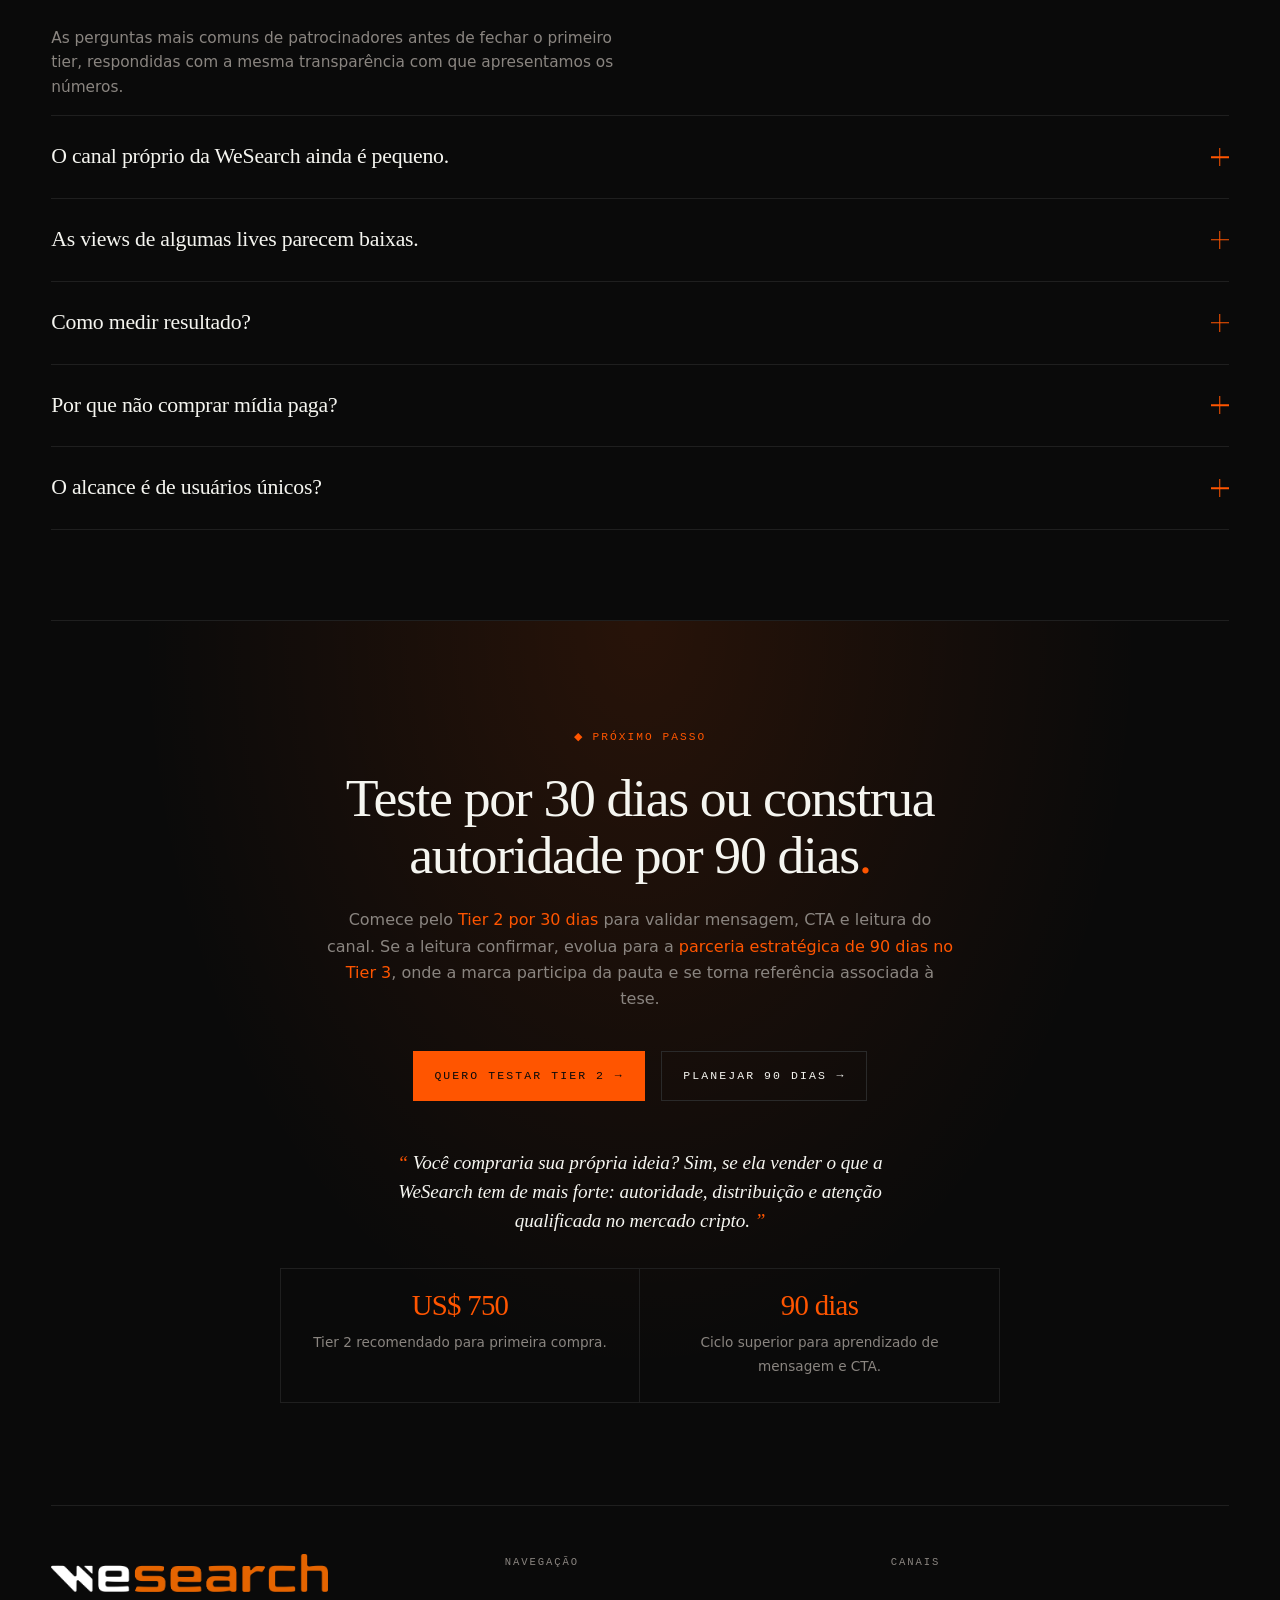
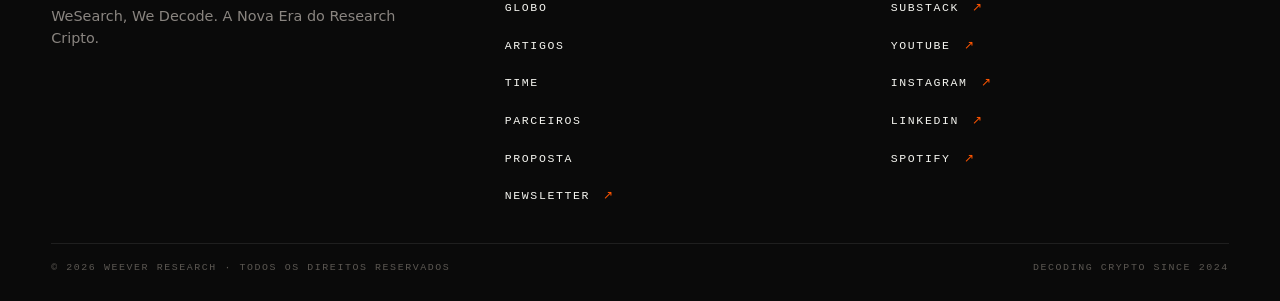
<file: public/proposta.html>
<!doctype html>
<html lang="pt-BR">
<head>
<meta charset="utf-8" />
<meta name="viewport" content="width=device-width,initial-scale=1" />
<title>WeSearch · Proposta Comercial para Patrocinadores</title>
<meta name="description" content="Compre autoridade em cripto, não apenas espaço em live. Proposta comercial WeSearch para patrocinadores." />
<link rel="canonical" href="https://wesearchdao.xyz/proposta.html" />
<link rel="icon" type="image/png" sizes="32x32" href="favicon-32x32.png" />

<!-- Open Graph -->
<meta property="og:type" content="website" />
<meta property="og:title" content="WeSearch · Proposta Comercial" />
<meta property="og:description" content="Compre autoridade em cripto, não apenas espaço em live. Sistema de distribuição em 11 canais com tração documentada." />
<meta property="og:url" content="https://wesearchdao.xyz/proposta.html" />
<meta property="og:image" content="https://wesearchdao.xyz/assets/wesearch-logo.webp" />
<meta property="og:image:width" content="1000" />
<meta property="og:image:height" content="1000" />
<meta property="og:locale" content="pt_BR" />
<meta property="og:site_name" content="WeSearch" />

<!-- Twitter Card -->
<meta name="twitter:card" content="summary_large_image" />
<meta name="twitter:title" content="WeSearch · Proposta Comercial" />
<meta name="twitter:description" content="Compre autoridade em cripto, não apenas espaço em live. Sistema de distribuição em 11 canais com tração documentada." />
<meta name="twitter:image" content="https://wesearchdao.xyz/assets/wesearch-logo.webp" />
<link rel="preconnect" href="https://fonts.googleapis.com" />
<link rel="preconnect" href="https://fonts.gstatic.com" crossorigin />
<meta http-equiv="Content-Security-Policy" content="default-src 'self'; script-src 'self' https://static.cloudflareinsights.com; style-src 'self' https://fonts.googleapis.com; font-src 'self' https://fonts.gstatic.com; img-src 'self' https: data:; connect-src 'self' https://api.wesearchdao.xyz https://cloudflareinsights.com; base-uri 'self'; object-src 'none'; form-action 'self'; upgrade-insecure-requests;" />
<link rel="stylesheet" href="https://fonts.googleapis.com/css2?family=Newsreader:opsz,wght@6..72,300;6..72,400;6..72,500;6..72,600&family=IBM+Plex+Mono:wght@400;500&family=IBM+Plex+Sans:wght@400;500;600&display=swap" />
<link rel="stylesheet" href="assets/base.css" />
<link rel="stylesheet" href="assets/proposta.css" />
<script src="assets/scroll-progress.js" defer></script>
<script src="assets/nav-mobile.js" defer></script>
</head>
<body>
<a href="#main" class="skip-link">Pular para o conteúdo</a>
<div class="scroll-progress" aria-hidden="true"><div class="fill"></div></div>

<!-- ============ NAV ============ -->
<nav class="nav" aria-label="Principal">
  <a href="index.html" class="brand"><img src="assets/wesearch-wordmark.webp" alt="WeSearch" width="1382" height="192" /></a>
  <button class="nav-toggle" type="button" aria-label="Abrir menu" aria-expanded="false" aria-controls="nav-menu">
    <span></span><span></span><span></span>
  </button>
  <ul id="nav-menu">
    <li><a href="index.html#globo">Globo</a></li>
    <li><a href="index.html#artigos">Artigos</a></li>
    <li><a href="index.html#time">Time</a></li>
    <li><a href="proposta.html" class="active">Proposta</a></li>
    <li><a href="https://wesearch.substack.com" target="_blank" rel="noopener noreferrer">Newsletter ↗</a></li>
  </ul>
</nav>
<div class="nav-backdrop" aria-hidden="true"></div>

<main id="main">
<div class="page" id="topo">

  <!-- ============ HERO ============ -->
  <section class="hero">
    <div class="hero-left">
      <div class="hero-badge">
        <span class="diamond"></span>
        <span class="txt">PROPOSTA COMERCIAL PARA PATROCINADORES</span>
      </div>
      <h1 class="hero-title">Compre <em>autoridade</em> em cripto, não apenas espaço em live<span class="dot">.</span></h1>
      <p class="hero-sub">
        A WeSearch posiciona sua marca dentro de <strong>análise de mercado, tese e tomada de decisão</strong>: uma rede recorrente de lives, creators, YouTube e conteúdo editorial para patrocinadores que precisam de contexto, confiança e distribuição qualificada.
      </p>
      <div class="hero-actions">
        <a href="#planos" class="btn solid">Ver planos comerciais <span class="arr">→</span></a>
        <a href="#rede" class="btn ghost">Entender distribuição</a>
      </div>
    </div>

    <div class="hero-right">
      <div class="hero-visual" aria-hidden="true">
        <div class="hv-grid"></div>
        <div class="hv-panels">
          <div class="hv-bar">
            <span>WeSearch · Terminal</span>
            <span class="lvdot">Live · 19:42 BRT</span>
          </div>
          <div class="hv-row">
            <div class="hv-card chart">
              <span class="lbl">◆ Engajamento mensal</span>
              <div class="hv-bars">
                <span></span><span></span><span></span><span></span>
                <span></span><span></span><span></span><span></span>
              </div>
              <span class="sub">Lives + cortes + artigos</span>
            </div>
            <div class="hv-card">
              <span class="lbl">◆ Visualizações</span>
              <span class="val">+161K</span>
              <span class="sub">Lives + artigos · 14 meses</span>
            </div>
          </div>
          <div class="hv-row">
            <div class="hv-card chart">
              <span class="lbl">◆ Tendência 14m</span>
              <div class="hv-line">
                <svg viewBox="0 0 200 60" preserveAspectRatio="none" class="trend-svg">
                  <defs>
                    <linearGradient id="lg" x1="0" y1="0" x2="0" y2="1">
                      <stop offset="0%" stop-color="#FF5500" stop-opacity="0.4"/>
                      <stop offset="100%" stop-color="#FF5500" stop-opacity="0"/>
                    </linearGradient>
                  </defs>
                  <path class="trend-fill" d="M0,42 L18,38 L36,40 L54,35 L72,37 L90,32 L108,30 L126,28 L144,22 L162,18 L180,12 L200,8 L200,60 L0,60 Z" fill="url(#lg)"/>
                  <path class="trend-line" d="M0,42 L18,38 L36,40 L54,35 L72,37 L90,32 L108,30 L126,28 L144,22 L162,18 L180,12 L200,8" fill="none" stroke="#FF5500" stroke-width="1.6" stroke-linecap="round" stroke-linejoin="round"/>
                  <line class="trend-mark" x1="126" y1="0" x2="126" y2="60" stroke="rgba(255,255,255,0.18)" stroke-width="0.8" stroke-dasharray="2 3"/>
                </svg>
              </div>
              <span class="sub trend-meta">
                <span class="trend-yr">mai–dez/25 · <b data-target="9">0</b>K/mês</span>
                <span class="trend-arr">→</span>
                <span class="trend-yr trend-up">jan–abr/26 · <b data-target="14">0</b>K/mês</span>
              </span>
            </div>
            <div class="hv-card">
              <span class="lbl">◆ Audiência</span>
              <span class="val">85%</span>
              <span class="sub">Investidores ativos</span>
            </div>
          </div>
        </div>
        <div class="hv-stats">
          <div class="s"><b>+161K</b><span>Visualizações</span></div>
          <div class="s"><b>11</b><span>Canais</span></div>
          <div class="s"><b>12K/mês</b><span>Views médias</span></div>
        </div>
      </div>
    </div>
  </section>

  <!-- ============ METRICS STRIP ============ -->
  <section class="metrics-strip" aria-label="Métricas destacadas">
    <div class="ms-cell">
      <div class="num">+161K</div>
      <div class="lbl">Visualizações documentadas</div>
      <div class="desc">Lives + artigos somados, mar/2025–abr/2026 (14 meses).</div>
    </div>
    <div class="ms-cell">
      <div class="num">11</div>
      <div class="lbl">Canais de distribuição</div>
      <div class="desc">Instagram, YouTube parceiro, X e canal proprietário.</div>
    </div>
    <div class="ms-cell">
      <div class="num">12K</div>
      <div class="lbl">Views médias por mês</div>
      <div class="desc">Lives (7K) e artigos (5,3K) somados, média de 14 meses.</div>
    </div>
    <div class="ms-cell">
      <div class="num">+361K</div>
      <div class="lbl">Audiência somada</div>
      <div class="desc">Seguidores das bases dos creators + canal proprietário.</div>
    </div>
  </section>

  <!-- ============ WHY BUYABLE ============ -->
  <section class="block" id="porque">
    <div class="why">
      <div class="why-left">
        <span class="mono orange label">&gt;_ Por que é comprável</span>
        <h2 class="heading">A compra não é inventário. É liderança de pensamento<span class="dot">.</span></h2>
        <p>
          Patrocinar a WeSearch não é alugar segundos no meio de um conteúdo qualquer. É entrar num <strong>sistema de distribuição recorrente</strong> em que a marca aparece dentro da tese, da análise e da decisão de quem investe em cripto.
        </p>
      </div>

      <div class="why-grid">
        <div class="why-card">
          <svg class="icon" viewBox="0 0 24 24" fill="none" stroke="currentColor" stroke-width="1.4"><circle cx="12" cy="12" r="9"/><path d="M3 12h18M12 3a14 14 0 010 18M12 3a14 14 0 000 18"/></svg>
          <div class="num">01</div>
          <div class="ttl">Contexto</div>
          <div class="desc">A marca entra no momento em que a audiência está interpretando mercado, risco, tese e oportunidade.</div>
        </div>
        <div class="why-card">
          <svg class="icon" viewBox="0 0 24 24" fill="none" stroke="currentColor" stroke-width="1.4"><path d="M12 3l8 4v5c0 5-3.5 8-8 9-4.5-1-8-4-8-9V7l8-4z"/></svg>
          <div class="num">02</div>
          <div class="ttl">Autoridade</div>
          <div class="desc">Associação com analistas, founders e creators cripto reduz a percepção de anúncio desconectado.</div>
        </div>
        <div class="why-card">
          <svg class="icon" viewBox="0 0 24 24" fill="none" stroke="currentColor" stroke-width="1.4"><circle cx="6" cy="6" r="2"/><circle cx="18" cy="6" r="2"/><circle cx="6" cy="18" r="2"/><circle cx="18" cy="18" r="2"/><circle cx="12" cy="12" r="2"/><path d="M12 12L6 6M12 12L18 6M12 12L6 18M12 12L18 18"/></svg>
          <div class="num">03</div>
          <div class="ttl">Distribuição</div>
          <div class="desc">Onze canais mapeados ampliam descoberta, reforço social e consumo de conteúdo longo.</div>
        </div>
        <div class="why-card">
          <svg class="icon" viewBox="0 0 24 24" fill="none" stroke="currentColor" stroke-width="1.4"><path d="M3 12a9 9 0 1015.5-6.3M21 4v5h-5"/></svg>
          <div class="num">04</div>
          <div class="ttl">Recorrência</div>
          <div class="desc">Quatro lives mensais e ativos derivados tornam a presença repetida, não uma ação isolada.</div>
        </div>
        <div class="why-card span2">
          <svg class="icon" viewBox="0 0 24 24" fill="none" stroke="currentColor" stroke-width="1.4"><path d="M3 12s3-7 9-7 9 7 9 7-3 7-9 7-9-7-9-7z"/><circle cx="12" cy="12" r="3"/></svg>
          <div class="num">05</div>
          <div class="ttl">Evergreen</div>
          <div class="desc">Lives publicadas, cortes e artigos continuam criando exposição muito depois do evento ao vivo. A presença comprada permanece.</div>
        </div>
      </div>
    </div>
  </section>

  <!-- ============ NETWORK ============ -->
  <section class="block" id="rede">
    <div class="section-head">
      <div>
        <span class="mono orange label">◆ Sistema de distribuição</span>
        <h2 class="heading">Múltiplas janelas de descoberta<span class="dot">.</span></h2>
      </div>
    </div>

    <div class="network-intro">
      <p>A rede WeSearch opera em camadas: descoberta social por creators, profundidade em vídeo longo, e histórico proprietário/editorial. Comercialmente, isso transforma a live em uma jornada de atenção e não em um evento isolado.</p>
    </div>

    <div class="channels">
      <div class="ch-card" data-photo="0xcokinha">
        <div class="ch-bg"></div>
        <ul class="plat-list">
          <li><a href="https://www.instagram.com/0xcokinha/" target="_blank" rel="noopener noreferrer"><span class="plat">Instagram</span><span class="num">93,2K</span></a></li>
          <li><a href="https://x.com/0xcokinha" target="_blank" rel="noopener noreferrer"><span class="plat">X</span><span class="num">17,4K</span></a></li>
        </ul>
        <span class="handle">@0xcokinha</span>
      </div>
      <div class="ch-card" data-photo="thutski">
        <div class="ch-bg"></div>
        <ul class="plat-list">
          <li><a href="https://www.instagram.com/thutski/" target="_blank" rel="noopener noreferrer"><span class="plat">Instagram</span><span class="num">78,1K</span></a></li>
        </ul>
        <span class="handle">@thutski</span>
      </div>
      <div class="ch-card" data-photo="castacrypto">
        <div class="ch-bg"></div>
        <ul class="plat-list">
          <li><a href="https://www.instagram.com/castacrypto/" target="_blank" rel="noopener noreferrer"><span class="plat">Instagram</span><span class="num">70,4K</span></a></li>
          <li><a href="https://www.youtube.com/@CastaCrypto" target="_blank" rel="noopener noreferrer"><span class="plat">YouTube</span><span class="num">34,8K</span></a></li>
          <li><a href="https://x.com/castacrypto" target="_blank" rel="noopener noreferrer"><span class="plat">X</span><span class="num">42,9K</span></a></li>
        </ul>
        <span class="handle">Casta Crypto · @castacrypto</span>
      </div>
      <div class="ch-card" data-photo="victor_alfa">
        <div class="ch-bg"></div>
        <ul class="plat-list">
          <li><a href="https://www.instagram.com/victor__alfa/" target="_blank" rel="noopener noreferrer"><span class="plat">Instagram</span><span class="num">11,8K</span></a></li>
          <li><a href="https://x.com/victor__alfa" target="_blank" rel="noopener noreferrer"><span class="plat">X</span><span class="num">5,7K</span></a></li>
        </ul>
        <span class="handle">@victor__alfa</span>
      </div>
      <div class="ch-card" data-photo="obrunoliman">
        <div class="ch-bg"></div>
        <ul class="plat-list">
          <li><a href="https://www.instagram.com/obrunoliman/" target="_blank" rel="noopener noreferrer"><span class="plat">Instagram</span><span class="num">3,5K</span></a></li>
        </ul>
        <span class="handle">@obrunoliman</span>
      </div>
      <div class="ch-card" data-photo="andreiamartinbr">
        <div class="ch-bg"></div>
        <ul class="plat-list">
          <li><a href="https://www.instagram.com/andreiamartinbr/" target="_blank" rel="noopener noreferrer"><span class="plat">Instagram</span><span class="num">3,3K</span></a></li>
        </ul>
        <span class="handle">@andreiamartinbr</span>
      </div>
      <div class="ch-card" data-photo="editorial">
        <div class="ch-bg"></div>
        <ul class="plat-list">
          <li><a href="https://wesearch.substack.com" target="_blank" rel="noopener noreferrer"><span class="plat">Editorial</span><span class="num substack">Substack</span></a></li>
        </ul>
        <span class="handle">wesearch.substack.com</span>
      </div>
    </div>
  </section>

  <!-- ============ AUDIENCE ============ -->
  <section class="block" id="audiencia">
    <div class="audience">
      <div class="aud-left">
        <span class="mono orange label">◆ Audiência qualificada</span>
        <h2 class="heading">Não é massa genérica. É atenção de nicho com intenção específica<span class="dot">.</span></h2>
        <p>
          O perfil do público da WeSearch é assimétrico em relação a redes massificadas: maior densidade de investidores ativos, maior exposição a decisores e maior aderência a ofertas premium. Quem está na audiência veio buscar tese, timing e vantagem informacional.
        </p>
        <span class="aud-source mono">◆ Dados internos declarados pela WeSearch</span>
      </div>

      <div class="aud-right">
        <div class="aud-stats">
          <div class="aud-stat">
            <div class="pct">85%</div>
            <div class="ttl">Investidores ativos</div>
            <div class="desc">Maior propensão a considerar produtos financeiros, research e infraestrutura.</div>
          </div>
          <div class="aud-stat">
            <div class="pct">45%</div>
            <div class="ttl">Institucionais</div>
            <div class="desc">Potencial de exposição a decisores, profissionais e alocadores.</div>
          </div>
          <div class="aud-stat">
            <div class="pct">70%</div>
            <div class="ttl">Ticket médio alto</div>
            <div class="desc">Aderência a ofertas premium, B2B, Web3, dados e educação.</div>
          </div>
          <div class="aud-stat">
            <div class="pct">90%</div>
            <div class="ttl">Alpha seekers</div>
            <div class="desc">Público orientado a tese, timing e vantagem informacional.</div>
          </div>
        </div>
      </div>
    </div>
  </section>

  <!-- ============ MONTHLY METRICS ============ -->
  <section class="block" id="metricas">
    <div class="section-head">
      <div>
        <span class="mono orange label">◆ Métricas</span>
        <h2 class="heading">Live, replay e editorial: a exposição continua depois do ao vivo<span class="dot">.</span></h2>
      </div>
    </div>

    <div class="metrics-content">
      <div class="metrics-left">
        <p>A operação mensal combina ao-vivo, vídeo longo e editorial. Cada live se desdobra em cortes para Instagram, replay no YouTube e artigo no Substack. O ciclo de exposição da marca patrocinadora não termina quando a transmissão acaba.</p>
        <ul class="metrics-bullets">
          <li><span><b>Live é o gatilho</b>, mas o replay e o artigo seguem distribuindo a marca por dias após o evento.</span></li>
          <li><span>Volumes consolidados a partir do <b>tracking interno de operação</b> (mar/2025 a abr/2026): dados reais, não projeções.</span></li>
        </ul>
      </div>

      <div class="chart-wrap">
        <div class="chart-head">
          <span class="ttl" id="vol-title">Acumulado 2026 · jan–abr (parcial)</span>
          <div class="vol-switch" role="tablist" aria-label="Período">
            <button class="vol-tab" data-vol="2025" role="tab" aria-selected="false">2025</button>
            <button class="vol-tab active" data-vol="2026" role="tab" aria-selected="true">2026</button>
            <button class="vol-tab" data-vol="media" role="tab" aria-selected="false">Média mensal</button>
          </div>
        </div>
        <div class="small-stats" id="vol-small"></div>
        <div class="hbars" id="vol-bars"></div>
        <div class="x-axis">
          <div></div>
          <div class="ticks" id="vol-ticks"></div>
        </div>
      </div>
    </div>

    <div class="kpi-row" id="vol-kpis"></div>
  </section>

  <!-- ============ FORMATS ============ -->
  <section class="block" id="formatos">
    <div class="section-head">
      <div>
        <span class="mono orange label">◆ Como a marca aparece</span>
        <h2 class="heading">A marca não interrompe. Ela aparece dentro da tese<span class="dot">.</span></h2>
      </div>
    </div>
    <p class="lead-text">
      Seis formatos de entrega que combinam awareness contínuo, ação contextual e relação direta com analistas. A presença é desenhada para parecer continuação da análise, não pausa publicitária.
    </p>

    <div class="formats">
      <div class="fmt">
        <div class="num">01</div>
        <div class="ttl">Headlines rotativas</div>
        <div class="desc">Mensagens curtas na moldura da live para awareness e repetição.</div>
      </div>
      <div class="fmt">
        <div class="num">02</div>
        <div class="ttl">Logo em destaque</div>
        <div class="desc">Presença visual contínua para reconhecimento e associação à tese.</div>
      </div>
      <div class="fmt">
        <div class="num">03</div>
        <div class="ttl">CTA ao vivo</div>
        <div class="desc">Chamada para ação contextual para tráfego, cadastro, comunidade ou oferta.</div>
      </div>
      <div class="fmt">
        <div class="num">04</div>
        <div class="ttl">Apresentação 30–50s</div>
        <div class="desc">Bloco dedicado para explicar solução e acelerar conversão assistida.</div>
      </div>
      <div class="fmt">
        <div class="num">05</div>
        <div class="ttl">Menção dos analistas</div>
        <div class="desc">Citação contextual feita por quem conduz a análise e forma opinião.</div>
      </div>
      <div class="fmt">
        <div class="num">06</div>
        <div class="ttl">Call com analistas</div>
        <div class="desc">Aproximação estratégica, feedback qualificado e relação com líderes de opinião.</div>
      </div>
    </div>
  </section>

  <!-- ============ PLANS ============ -->
  <section class="block" id="planos">
    <div class="section-head">
      <div>
        <span class="mono orange label">◆ Planos comerciais</span>
        <h2 class="heading">Três níveis para comprar presença, conversão ou relação estratégica<span class="dot">.</span></h2>
      </div>
    </div>
    <div class="plans-intro">
      <p>Comece pequeno, escale conforme a leitura do canal. O <strong>Tier 2 (Conversão)</strong> é o nosso ponto de entrada recomendado: equilibra awareness e ação mensurável em um ciclo curto de validação.</p>
    </div>

    <div class="plans">
      <!-- Plan 1 -->
      <div class="plan">
        <span class="tag">Entrada · Awareness</span>
        <div class="name">Presença</div>
        <div class="price">
          <span class="amt">US$ 500</span>
          <span class="per">/ mês</span>
        </div>
        <p class="desc">Para marcas que querem presença visual e teste de baixo atrito no ecossistema.</p>
        <ul>
          <li><svg class="check" viewBox="0 0 24 24" fill="none" stroke="currentColor" stroke-width="2"><polyline points="20 6 9 17 4 12"/></svg>Headlines rotativas</li>
          <li><svg class="check" viewBox="0 0 24 24" fill="none" stroke="currentColor" stroke-width="2"><polyline points="20 6 9 17 4 12"/></svg>Logo na moldura</li>
          <li><svg class="check" viewBox="0 0 24 24" fill="none" stroke="currentColor" stroke-width="2"><polyline points="20 6 9 17 4 12"/></svg>Exposição contínua na live</li>
          <li class="off"><svg class="check" viewBox="0 0 24 24" fill="none" stroke="currentColor" stroke-width="2"><line x1="18" y1="6" x2="6" y2="18"/><line x1="6" y1="6" x2="18" y2="18"/></svg>CTA direto</li>
          <li class="off"><svg class="check" viewBox="0 0 24 24" fill="none" stroke="currentColor" stroke-width="2"><line x1="18" y1="6" x2="6" y2="18"/><line x1="6" y1="6" x2="18" y2="18"/></svg>Apresentação dedicada</li>
          <li class="off"><svg class="check" viewBox="0 0 24 24" fill="none" stroke="currentColor" stroke-width="2"><line x1="18" y1="6" x2="6" y2="18"/><line x1="6" y1="6" x2="18" y2="18"/></svg>Call com analistas</li>
        </ul>
        <a href="mailto:wesearchdao@gmail.com?subject=Patroc%C3%ADnio%20WeSearch%3A%20Tier%201%20Presen%C3%A7a" class="btn ghost">Começar com Presença <span class="arr">→</span></a>
      </div>

      <!-- Plan 2 (featured) -->
      <div class="plan featured">
        <span class="tag">◆ Recomendado · Primeira compra</span>
        <div class="name">Conversão</div>
        <div class="price">
          <span class="amt">US$ 750</span>
          <span class="per">/ mês</span>
        </div>
        <p class="desc">Equilibra awareness e ação mensurável com CTA, apresentação curta e menção direta.</p>
        <ul>
          <li><svg class="check" viewBox="0 0 24 24" fill="none" stroke="currentColor" stroke-width="2"><polyline points="20 6 9 17 4 12"/></svg>Tudo do Presença</li>
          <li><svg class="check" viewBox="0 0 24 24" fill="none" stroke="currentColor" stroke-width="2"><polyline points="20 6 9 17 4 12"/></svg>CTA e link direto</li>
          <li><svg class="check" viewBox="0 0 24 24" fill="none" stroke="currentColor" stroke-width="2"><polyline points="20 6 9 17 4 12"/></svg>Apresentação ao vivo de 30–50s</li>
          <li><svg class="check" viewBox="0 0 24 24" fill="none" stroke="currentColor" stroke-width="2"><polyline points="20 6 9 17 4 12"/></svg>Menção direta pelos analistas</li>
          <li class="off"><svg class="check" viewBox="0 0 24 24" fill="none" stroke="currentColor" stroke-width="2"><line x1="18" y1="6" x2="6" y2="18"/><line x1="6" y1="6" x2="18" y2="18"/></svg>Call com analistas</li>
        </ul>
        <a href="mailto:wesearchdao@gmail.com?subject=Patroc%C3%ADnio%20WeSearch%3A%20Tier%202%20Valida%C3%A7%C3%A3o%2030%20dias" class="btn solid">Validar por 30 dias <span class="arr">→</span></a>
      </div>

      <!-- Plan 3 -->
      <div class="plan">
        <span class="tag">Parceria · Autoridade</span>
        <div class="name">Estratégico</div>
        <div class="price">
          <span class="amt">US$ 1.000</span>
          <span class="per">/ mês</span>
        </div>
        <p class="desc">Para patrocinadores que buscam profundidade, relacionamento e presença recorrente de 90 dias.</p>
        <ul>
          <li><svg class="check" viewBox="0 0 24 24" fill="none" stroke="currentColor" stroke-width="2"><polyline points="20 6 9 17 4 12"/></svg>Tudo do Conversão</li>
          <li><svg class="check" viewBox="0 0 24 24" fill="none" stroke="currentColor" stroke-width="2"><polyline points="20 6 9 17 4 12"/></svg>Participação em call com analistas</li>
          <li><svg class="check" viewBox="0 0 24 24" fill="none" stroke="currentColor" stroke-width="2"><polyline points="20 6 9 17 4 12"/></svg>Planejamento de pauta</li>
          <li><svg class="check" viewBox="0 0 24 24" fill="none" stroke="currentColor" stroke-width="2"><polyline points="20 6 9 17 4 12"/></svg>Relação estratégica com a comunidade</li>
        </ul>
        <a href="mailto:wesearchdao@gmail.com?subject=Patroc%C3%ADnio%20WeSearch%3A%20Tier%203%2090%20dias" class="btn ghost">Planejar 90 dias <span class="arr">→</span></a>
      </div>
    </div>
  </section>

  <!-- ============ FAQ ============ -->
  <section class="block" id="objecoes">
    <div class="section-head">
      <div>
        <span class="mono orange label">◆ Objeções prováveis</span>
        <h2 class="heading">A venda já responde às dúvidas antes da call<span class="dot">.</span></h2>
      </div>
    </div>
    <p class="lead-text lead-text--tight">
      As perguntas mais comuns de patrocinadores antes de fechar o primeiro tier, respondidas com a mesma transparência com que apresentamos os números.
    </p>

    <div class="faq">
      <details>
        <summary>O canal próprio da WeSearch ainda é pequeno.<span class="icn"></span></summary>
        <div class="answer">É verdade, e é por isso que a proposta não depende dele. A distribuição acontece em 11 canais: seis contas de Instagram com creators (somando 260K seguidores), três contas no X (66K), o YouTube parceiro Casta Crypto (34,8K) e o canal proprietário em construção. O canal próprio é ativo evergreen de longo prazo, não a base do alcance vendido.</div>
      </details>
      <details>
        <summary>As views de algumas lives parecem baixas.<span class="icn"></span></summary>
        <div class="answer">Lives ao vivo medem presença concentrada em uma janela curta, mas o produto comprado não é só a transmissão: é o pacote live + corte para Instagram + replay no YouTube + artigo no Substack. A view inicial é o gatilho; o consumo final acumula durante semanas.</div>
      </details>
      <details>
        <summary>Como medir resultado?<span class="icn"></span></summary>
        <div class="answer">Cada Tier 2 e 3 entrega CTA com link rastreável, menção contextual e apresentação dedicada, combinação que permite acompanhar tráfego direto, cadastros e conversões assistidas. Para o Tier 3, há também planejamento de pauta e relatório de presença.</div>
      </details>
      <details>
        <summary>Por que não comprar mídia paga?<span class="icn"></span></summary>
        <div class="answer">Mídia paga compra impressão. WeSearch vende contexto, autoridade e associação à tese. Coisas que o algoritmo não entrega. O patrocinador entra no momento em que a audiência está formando opinião sobre mercado, não no intervalo entre stories.</div>
      </details>
      <details>
        <summary>O alcance é de usuários únicos?<span class="icn"></span></summary>
        <div class="answer">Não. A formulação é deliberadamente conservadora: a <em>audiência somada</em> (361K) representa as bases dos canais que distribuem o conteúdo, sem desduplicar seguidores entre contas. Já as <em>visualizações documentadas</em> (161K em 14 meses) são contagem real de views agregada de lives e artigos: métrica de tração comprovada, não potencial.</div>
      </details>
    </div>
  </section>

  <!-- ============ FINAL CTA ============ -->
  <section class="final" id="contato">
    <span class="mono orange label">◆ Próximo passo</span>
    <h2 class="heading">Teste por 30 dias ou construa autoridade por 90 dias<span class="dot">.</span></h2>
    <p>
      Comece pelo <strong>Tier 2 por 30 dias</strong> para validar mensagem, CTA e leitura do canal. Se a leitura confirmar, evolua para a <strong>parceria estratégica de 90 dias no Tier 3</strong>, onde a marca participa da pauta e se torna referência associada à tese.
    </p>
    <div class="actions">
      <a href="mailto:wesearchdao@gmail.com?subject=Patroc%C3%ADnio%20WeSearch%20%E2%80%94%20Tier%202%20(teste%2030%20dias)" class="btn solid">Quero testar Tier 2 <span class="arr">→</span></a>
      <a href="mailto:wesearchdao@gmail.com?subject=Patroc%C3%ADnio%20WeSearch%20%E2%80%94%20Tier%203%2090%20dias" class="btn ghost">Planejar 90 dias <span class="arr">→</span></a>
    </div>

    <p class="quote">Você compraria sua própria ideia? Sim, se ela vender o que a WeSearch tem de mais forte: autoridade, distribuição e atenção qualificada no mercado cripto.</p>

    <div class="highlights">
      <div class="hl">
        <b>US$ 750</b>
        <span>Tier 2 recomendado para primeira compra.</span>
      </div>
      <div class="hl">
        <b>90 dias</b>
        <span>Ciclo superior para aprendizado de mensagem e CTA.</span>
      </div>
    </div>
  </section>

  <!-- ============ FOOTER ============ -->
  <footer class="foot">
    <div>
      <div class="brand-big"><img src="assets/wesearch-wordmark.webp" alt="WeSearch" width="1382" height="192" loading="lazy" decoding="async" /></div>
      <p class="tagline">WeSearch, We Decode. A Nova Era do Research Cripto.</p>
    </div>
    <div class="col">
      <h4>Navegação</h4>
      <ul>
        <li><a href="index.html#globo">Globo</a></li>
        <li><a href="index.html#artigos">Artigos</a></li>
        <li><a href="index.html#time">Time</a></li>
        <li><a href="index.html#parceiros">Parceiros</a></li>
        <li><a href="proposta.html">Proposta</a></li>
        <li><a href="https://wesearch.substack.com" target="_blank" rel="noopener noreferrer">Newsletter <span class="arr">↗</span></a></li>
      </ul>
    </div>
    <div class="col">
      <h4>Canais</h4>
      <ul>
        <li><a href="https://wesearch.substack.com" target="_blank" rel="noopener noreferrer">Substack <span class="arr">↗</span></a></li>
        <li><a href="https://www.youtube.com/@wesearchdao" target="_blank" rel="noopener noreferrer">YouTube <span class="arr">↗</span></a></li>
        <li><a href="https://www.instagram.com/wesearchdao/" target="_blank" rel="noopener noreferrer">Instagram <span class="arr">↗</span></a></li>
        <li><a href="https://www.linkedin.com/company/wesearchdao" target="_blank" rel="noopener noreferrer">LinkedIn <span class="arr">↗</span></a></li>
        <li><a href="https://open.spotify.com/show/033dd0Yej9mWtJtwwZ5CkX" target="_blank" rel="noopener noreferrer">Spotify <span class="arr">↗</span></a></li>
      </ul>
    </div>
  </footer>

  <div class="signoff">
    <span>© 2026 Weever Research · Todos os direitos reservados</span>
    <span>Decoding crypto since 2024</span>
  </div>

</div>

</main>

<script src="assets/proposta.js" defer></script>

</body>
</html>
</file>
<file: assets/style.css>
:root {
  --bg: #0a0a0a;
  --surface: #111111;
  --surface-2: #141414;
  --border: #1f1f1f;
  --border-strong: #2a2a2a;
  --fg: #f5f5f0;
  --muted: #8a8580;
  --muted-dim: #5c5853;
  --orange: #FF5500;
  --orange-dim: #cc4400;
  --orange-deep: #B23C00;
  --serif: "Fraunces", Georgia, "Times New Roman", serif;
  --sans: "IBM Plex Sans", system-ui, sans-serif;
  --mono: "IBM Plex Mono", ui-monospace, monospace;
  --ease: cubic-bezier(0.16, 1, 0.3, 1);
  /* Breakpoints — usar valores brutos nas @media (vars não funcionam lá).
     Documentação:
       --bp-mobile: 480px  — empilhamento total, 1 coluna, tipografia mínima
       --bp-tablet: 760px  — 2 colunas onde cabiam 4; nav compactada
       --bp-desktop-sm: 960px — hero/globe passam a 1 coluna */
}

* { box-sizing: border-box; margin: 0; padding: 0; }
html, body {
  background: var(--bg);
  color: var(--fg);
  font-family: var(--sans);
  -webkit-font-smoothing: antialiased;
  -moz-osx-font-smoothing: grayscale;
  overflow-x: hidden;
}
body { line-height: 1.55; }
a { color: inherit; text-decoration: none; }
button { font: inherit; color: inherit; background: none; border: 0; cursor: pointer; }
img { max-width: 100%; display: block; }

::selection { background: var(--orange); color: var(--bg); }

/* Scrollbar */
::-webkit-scrollbar { width: 10px; height: 10px; }
::-webkit-scrollbar-track { background: var(--bg); }
::-webkit-scrollbar-thumb { background: var(--border-strong); border-radius: 0; }
::-webkit-scrollbar-thumb:hover { background: var(--orange-deep); }

/* ============ LAYOUT ============ */
.page {
  max-width: 1440px;
  margin: 0 auto;
  padding: 0 clamp(1.25rem, 4vw, 3.5rem);
}

.mono {
  font-family: var(--mono);
  font-size: 0.7rem;
  letter-spacing: 0.18em;
  text-transform: uppercase;
  color: var(--muted);
}
.mono.orange { color: var(--orange); }

.serif { font-family: var(--serif); }

/* ============ UTILITIES ============
   Evitam style="..." inline, permitindo CSP sem 'unsafe-inline' em style-src. */
.u-hidden          { display: none; }
.u-dim             { opacity: .6; }
.u-text-orange      { color: var(--orange); }
.u-text-orange-deep { color: var(--orange-deep); }
.u-text-muted       { color: var(--muted); }
.heading--spaced    { margin-top: 1rem; }
.section-lede       { color: var(--muted); margin-top: 1rem; max-width: 52ch; font-size: 0.95rem; }
.section-head .right--stack {
  display: flex; flex-direction: column; align-items: flex-end; gap: 1rem;
  text-align: right; white-space: normal;
}
.credibility--compact { padding: 25px 0 0; }
@media (min-width: 761px) { .credibility--compact { min-height: 150px; } }
.globe-wrap--pad-top  { padding-top: 50px; }

.heading {
  font-family: var(--serif);
  font-weight: 500;
  font-size: clamp(2rem, 4.2vw, 3.2rem);
  letter-spacing: -0.025em;
  line-height: 1.05;
  font-variation-settings: "opsz" 96;
}

.section-head {
  display: grid;
  grid-template-columns: 1fr auto;
  align-items: end;
  gap: 2rem;
  padding-bottom: 2rem;
  border-bottom: 1px solid var(--border);
  margin-bottom: 2.5rem;
}
.section-head .label { margin-bottom: 0.9rem; display: block; }
.section-stats {
  display: flex;
  gap: 0.6rem;
  margin-top: 0.9rem;
  font-size: 0.78rem;
  color: var(--muted);
  letter-spacing: 0.05em;
  text-transform: uppercase;
}
.section-stats b {
  color: var(--fg);
  font-weight: 600;
  letter-spacing: 0.02em;
}
.section-stats .sep { opacity: 0.45; }
.section-head .tagline {
  color: var(--muted);
  font-size: 0.95rem;
  max-width: 46ch;
  margin-top: 1rem;
}
.section-head .right { text-align: right; white-space: nowrap; }
@media (max-width: 760px) {
  .section-head { gap: 1.25rem 1rem; align-items: end; }
  .section-head .right,
  .section-head .right--stack { white-space: normal; }
}

.ghost-link {
  display: inline-flex;
  align-items: center;
  gap: 0.6rem;
  font-family: var(--mono);
  font-size: 0.72rem;
  letter-spacing: 0.16em;
  text-transform: uppercase;
  color: var(--fg);
  border-bottom: 1px solid var(--border-strong);
  padding-bottom: 4px;
  transition: color .25s var(--ease), border-color .25s var(--ease);
}
.ghost-link:hover { color: var(--orange); border-color: var(--orange); }
.ghost-link .arr { color: var(--orange); transition: transform .3s var(--ease); }
.ghost-link:hover .arr { transform: translate(2px,-2px); }

section { padding: clamp(4rem, 8vw, 7rem) 0; }
section.tight { padding: 0; }

/* Tightened transitions between specific sections */
#time         { padding-top: clamp(2rem, 4vw, 3.25rem); }   /* after #artigos */
#parceiros    { padding-top: clamp(2rem, 4vw, 3.25rem);
                padding-bottom: clamp(2.5rem, 4.5vw, 3.75rem); } /* before footer */
#globo        { padding-top: 0.25rem; padding-bottom: 0; }  /* collapse gap after ticker + before articles */
#artigos      { padding-top: clamp(1.25rem, 2.5vw, 2rem); } /* tighten gap after Cobertura Global */

/* ============ NAV ============ */
.nav {
  position: fixed;
  top: 0; left: 0; right: 0;
  z-index: 50;
  display: flex;
  justify-content: space-between;
  align-items: center;
  padding: 1rem clamp(1.25rem, 4vw, 3.5rem);
  background: rgba(10,10,10,0.85);
  backdrop-filter: blur(12px);
  -webkit-backdrop-filter: blur(12px);
  border-bottom: 1px solid var(--border);
  opacity: 1;
  pointer-events: auto;
}
.nav .brand {
  font-family: var(--serif);
  font-weight: 500;
  font-size: 1.1rem;
  letter-spacing: -0.02em;
}
.nav .brand .dot { color: var(--orange); }
.nav ul { list-style: none; display: flex; gap: 1.6rem; flex-wrap: wrap; justify-content: flex-end; }
.nav ul a {
  font-family: var(--mono);
  font-size: 0.7rem;
  letter-spacing: 0.16em;
  text-transform: uppercase;
  color: var(--muted);
  transition: color .2s var(--ease);
}
.nav ul a:hover { color: var(--orange); }
/* Em tablet compacta; em mobile real, esconde internos e mantém só Newsletter. */
@media (max-width: 760px) {
  .nav ul { gap: 0.9rem; }
  .nav ul a { font-size: 0.62rem; letter-spacing: 0.12em; }
}
@media (max-width: 480px) {
  .nav ul li:not(:last-child) { display: none; }
}

/* ============ HERO ============ */
.hero {
  min-height: 78vh;
  min-height: 78svh; /* svh não conta a URL bar mobile — evita jank */
  display: grid;
  grid-template-columns: 1.1fr 0.9fr;
  gap: clamp(2rem, 5vw, 5rem);
  align-items: center;
  padding-top: 6rem;
  padding-bottom: 1.5rem;
  position: relative;
}
@media (max-width: 960px) {
  .hero { grid-template-columns: 1fr; min-height: auto; padding-top: 5rem; gap: 3rem; }
}

.hero-left > * { opacity: 0; transform: translateY(10px); animation: rise .9s var(--ease) forwards; }
.hero-left > *:nth-child(1) { animation-delay: 0.05s; }
.hero-left > *:nth-child(2) { animation-delay: 0.2s; }
.hero-left > *:nth-child(3) { animation-delay: 0.35s; }
.hero-left > *:nth-child(4) { animation-delay: 0.5s; }
@keyframes rise { to { opacity: 1; transform: translateY(0); } }

.hero-label {
  display: inline-flex;
  align-items: center;
  gap: 0.8rem;
  margin-bottom: 2.2rem;
}
.hero-label .diamond {
  width: 7px; height: 7px;
  background: var(--orange);
  transform: rotate(45deg);
  display: inline-block;
}
.hero-label .txt {
  font-family: var(--mono);
  font-size: 0.72rem;
  color: var(--orange);
  letter-spacing: 0.28em;
  text-transform: uppercase;
}

.hero-title {
  font-family: var(--serif);
  font-weight: 400;
  font-size: clamp(3.2rem, 9vw, 7.5rem);
  line-height: 0.95;
  letter-spacing: -0.035em;
  font-variation-settings: "opsz" 144;
  margin-bottom: 1.8rem;
}
.hero-title .dot { color: var(--orange); }

.hero-sub {
  font-size: clamp(1rem, 1.4vw, 1.15rem);
  color: var(--muted);
  max-width: 520px;
  line-height: 1.55;
  margin-bottom: 2.8rem;
}
.hero-sub em { color: var(--fg); font-style: normal; }

.hero-actions { display: flex; gap: 1.8rem; flex-wrap: wrap; }

.hero-right {
  position: relative;
  display: flex;
  align-items: center;
  justify-content: center;
  min-height: 440px;
  opacity: 0;
  animation: rise 1.2s var(--ease) 0.6s forwards;
}
.hero-mark {
  position: relative;
  width: min(140%, 920px);
  aspect-ratio: 1;
  display: flex;
  align-items: center;
  justify-content: center;
  margin-left: auto;
  margin-right: -8%;
}
/* 961–1100px: ainda 2 colunas, mas sem overshoot lateral. */
@media (max-width: 1100px) and (min-width: 961px) {
  .hero-mark {
    width: min(100%, 560px);
    margin-left: auto;
    margin-right: 0;
  }
}
@media (max-width: 960px) {
  /* Em 1-column, zerar overshoot e centralizar. */
  .hero-mark {
    width: min(100%, 480px);
    margin-left: auto;
    margin-right: auto;
  }
  .hero-right { min-height: auto; justify-content: center; }
}
.hero-mark::before {
  content: "";
  position: absolute;
  inset: -20%;
  background: radial-gradient(circle at center, rgba(255,85,0,0.12) 0%, rgba(255,85,0,0.04) 30%, transparent 55%);
  filter: blur(20px);
  z-index: 0;
}
.hero-mark > svg.hero-mark-rings { position: absolute !important; top: 50%; left: 50%; transform: translate(-50%, -50%); width: 92% !important; height: auto; z-index: 0; }
.hero-mark > svg { position: relative; z-index: 1; width: 68%; height: auto; }
.hero-mark > svg.hero-mark-streams { position: absolute; inset: 0; width: 100%; height: 100%; }
/* Data streams — lines with pulsing dots that travel across the logo */
.hero-mark-streams {
  position: absolute;
  inset: 0;
  width: 100%; height: 100%;
  z-index: 3;
  pointer-events: none;
  overflow: visible;
}
.hero-mark-streams .trail {
  fill: none;
  stroke: rgba(255, 160, 80, 0.45);
  stroke-width: 1.25;
  stroke-linecap: round;
  stroke-dasharray: 0.01 38;
  stroke-dashoffset: 0;
  animation: stream-move 4s linear infinite;
}
.hero-mark-streams .trail.t2 { stroke: rgba(255, 200, 120, 0.35); stroke-width: 1;   stroke-dasharray: 0.01 52; animation-duration: 5.6s; animation-delay: -1.2s; }
.hero-mark-streams .trail.t3 { stroke: rgba(255, 140, 60, 0.50);  stroke-width: 1.4; stroke-dasharray: 0.01 44; animation-duration: 4.8s; animation-delay: -2.4s; }
.hero-mark-streams .trail.t4 { stroke: rgba(255, 170, 90, 0.35);  stroke-width: 0.9; stroke-dasharray: 0.01 60; animation-duration: 6.4s; animation-delay: -0.6s; }
.hero-mark-streams .trail.t5 { stroke: rgba(255, 210, 140, 0.40); stroke-width: 1.1; stroke-dasharray: 0.01 48; animation-duration: 5.2s; animation-delay: -3.1s; }
.hero-mark-streams .trail.t6 { stroke: rgba(255, 130, 50, 0.45);  stroke-width: 1.3; stroke-dasharray: 0.01 56; animation-duration: 5.8s; animation-delay: -1.8s; }
@keyframes stream-move {
  from { stroke-dashoffset: 0; }
  to   { stroke-dashoffset: -200; }
}
.hero-mark-streams .dot {
  fill: none;
  stroke-linecap: round;
  filter: drop-shadow(0 0 3px rgba(255, 120, 40, 0.9));
  stroke-dasharray: 3 200;
  animation: stream-move 4s linear infinite;
}
.hero-mark-streams .dot.d1 { stroke: #ffd4a8; stroke-width: 3.2; animation-duration: 4s;   animation-delay: 0s; }
.hero-mark-streams .dot.d2 { stroke: #ffbc82; stroke-width: 2.8; animation-duration: 5.6s; animation-delay: -1.2s; }
.hero-mark-streams .dot.d3 { stroke: #ffcf9a; stroke-width: 3.4; animation-duration: 4.8s; animation-delay: -2.4s; }
.hero-mark-streams .dot.d4 { stroke: #ffd8b0; stroke-width: 2.6; animation-duration: 6.4s; animation-delay: -0.6s; }
.hero-mark-streams .dot.d5 { stroke: #ffe2c0; stroke-width: 3.0; animation-duration: 5.2s; animation-delay: -3.1s; }
.hero-mark-streams .dot.d6 { stroke: #ffbd7a; stroke-width: 3.3; animation-duration: 5.8s; animation-delay: -1.8s; }
@media (prefers-reduced-motion: reduce) {
  .hero-mark-streams .trail, .hero-mark-streams .dot { animation: none; }
}
.hero-mark-img {
  position: relative;
  z-index: 2;
  width: 96%;
  height: auto;
  display: block;
  margin: 0 auto;
  object-fit: cover;
  filter: drop-shadow(0 18px 64px rgba(255, 85, 0, 0.38)) drop-shadow(0 6px 28px rgba(255, 85, 0, 0.28));
  transition: transform .5s var(--ease), filter .5s var(--ease);
}
.hero-mark:hover .hero-mark-img {
  /* hover scale disabled */
}

.hero-meta {
  position: absolute;
  bottom: 1rem;
  right: 0;
  display: flex;
  align-items: center;
  gap: 0.6rem;
  font-family: var(--mono);
  font-size: 0.68rem;
  letter-spacing: 0.18em;
  text-transform: uppercase;
  color: var(--muted);
}
.hero-meta .live-dot {
  width: 7px; height: 7px; border-radius: 50%;
  background: var(--orange);
  box-shadow: 0 0 0 0 rgba(255,85,0,0.5);
  animation: livepulse 2s infinite;
}
@keyframes livepulse {
  0% { box-shadow: 0 0 0 0 rgba(255,85,0,0.5); }
  70% { box-shadow: 0 0 0 10px rgba(255,85,0,0); }
  100% { box-shadow: 0 0 0 0 rgba(255,85,0,0); }
}

/* Hero corner tickers */
.hero-tick {
  position: absolute;
  font-family: var(--mono);
  font-size: 0.65rem;
  letter-spacing: 0.2em;
  color: var(--muted-dim);
  text-transform: uppercase;
}
.hero-tick.tl { top: 6rem; right: 0; text-align: right; }
@media (max-width: 760px) { .hero-tick.tl { display:none; } }

/* ============ CREDIBILITY ============ */
/* Estratégia de linhas responsiva:
   - Desktop (>=760): 4 colunas com borders verticais entre metrics.
   - Tablet (<760): 2x2 sem row-gap; linha vertical entre cols + border-top
     na row inferior pra dar continuidade (evita barrinhas flutuantes).
   - Mobile (<480): 1 coluna empilhada com border-top entre metrics. */
.credibility {
  display: grid;
  grid-template-columns: repeat(4, 1fr);
  border-top: 1px solid var(--border);
  border-bottom: 1px solid var(--border);
  padding: clamp(2rem, 4vw, 3rem) 0;
  gap: 1rem;
}
.metric { padding: 0 1.5rem; border-left: 1px solid var(--border); }
.metric:first-child { border-left: 0; padding-left: 0; }

@media (max-width: 760px) {
  /* Sem row-gap: as linhas verticais precisam ficar contínuas entre rows,
     e a row-inferior ganha border-top pra fechar a grade. */
  .credibility { grid-template-columns: repeat(2, 1fr); row-gap: 0; column-gap: 0; }
  .metric { padding: 1.5rem 1.25rem; }
  .metric:nth-child(odd) { border-left: 0; padding-left: 0; }
  .metric:nth-child(n+3) { border-top: 1px solid var(--border); }
}

@media (max-width: 480px) {
  /* Empilha: zero linha vertical, linha horizontal fina entre metrics. */
  .credibility { grid-template-columns: 1fr; }
  .metric { border-left: 0; padding: 1.5rem 0; }
  .metric ~ .metric { border-top: 1px solid var(--border); }
}
.metric .num {
  font-family: var(--serif);
  font-weight: 400;
  font-variation-settings: "opsz" 144;
  font-size: clamp(2.6rem, 5vw, 4.2rem);
  line-height: 1;
  letter-spacing: -0.03em;
  color: var(--orange);
  margin-bottom: 1rem;
}
.metric .lbl {
  font-family: var(--mono);
  font-size: 0.68rem;
  letter-spacing: 0.18em;
  text-transform: uppercase;
  color: var(--muted);
}

/* ============ GLOBE ============ */
.globe-wrap {
  display: grid;
  grid-template-columns: 0.9fr 1.3fr;
  gap: clamp(2rem, 5vw, 5rem);
  align-items: center;
  min-height: min(85vh, 900px);
}
@media (max-width: 960px) {
  .globe-wrap { grid-template-columns: 1fr; min-height: auto; gap: 2.5rem; }
}
.globe-copy { position: sticky; top: 6rem; align-self: start; }
@media (max-width: 960px) {
  .globe-copy { position: static; top: auto; }
}
.globe-copy .label { margin-bottom: 1.5rem; display: block; }
.globe-copy .heading { margin-bottom: 1.5rem; }
.globe-copy .heading .dot { color: var(--orange); }
.globe-copy p { color: var(--muted); font-size: 0.98rem; max-width: 42ch; margin-bottom: 2rem; }

.globe-stats {
  display: grid;
  grid-template-columns: repeat(2, 1fr);
  gap: 1rem;
  border-top: 1px solid var(--border);
  padding-top: 1.5rem;
}
.globe-stats .gs {
  font-family: var(--mono);
  font-size: 0.72rem;
  color: var(--muted);
  letter-spacing: 0.12em;
  text-transform: uppercase;
}
.globe-stats .gs b {
  display: block;
  color: var(--orange);
  font-family: var(--serif);
  font-weight: 500;
  font-size: 1.8rem;
  letter-spacing: -0.02em;
  margin-bottom: 0.3rem;
}

.globe-filters { margin-top: 1.5rem; display: flex; flex-direction: column; gap: 1rem; }
.gf-group { display: flex; flex-direction: column; gap: 0.5rem; }
.gf-label { font-size: 0.65rem; color: var(--muted); letter-spacing: 0.15em; }
.gf-btns { display: flex; gap: 0.4rem; flex-wrap: wrap; }
.gf-btn {
  font-family: var(--mono); font-size: 0.68rem; letter-spacing: 0.08em;
  padding: 0.3rem 0.75rem; border: 1px solid var(--border);
  background: transparent; color: var(--muted); cursor: pointer;
  transition: all .2s; text-transform: uppercase;
}
.gf-btn:hover { border-color: var(--border-strong); color: var(--fg); }
.gf-btn.active { border-color: var(--orange); color: var(--orange); background: rgba(255,85,0,0.07); }
.gf-btn.inactive { opacity: 0.35; }

.gf-source-trigger {
  display: inline-flex; align-items: center; gap: 0.5rem;
  align-self: flex-start; min-width: 9rem;
  justify-content: space-between;
}
.gf-source-trigger .gf-caret { font-size: 0.7rem; opacity: 0.6; transition: transform .2s; }
.gf-source-trigger[aria-expanded="true"] .gf-caret { transform: rotate(90deg); }

/* --- Source modal --- */
.gf-modal {
  position: fixed; inset: 0; z-index: 1000;
  display: flex; align-items: center; justify-content: center;
  padding: 1.5rem;
}
.gf-modal[hidden] { display: none; }
.gf-modal-backdrop {
  position: absolute; inset: 0;
  background: rgba(0,0,0,0.65);
  backdrop-filter: blur(4px);
  -webkit-backdrop-filter: blur(4px);
}
.gf-modal-panel {
  position: relative;
  background: var(--bg);
  border: 1px solid var(--border-strong);
  width: 100%; max-width: 480px;
  max-height: min(80vh, 640px);
  display: flex; flex-direction: column;
  box-shadow: 0 30px 80px rgba(0,0,0,0.6);
}
.gf-modal-head {
  display: flex; align-items: center; gap: 0.75rem;
  padding: 1rem 1.25rem 0.75rem;
  border-bottom: 1px solid var(--border);
}
.gf-modal-head .mono { font-size: 0.65rem; letter-spacing: 0.15em; }
.gf-modal-head h3 {
  flex: 1;
  font-family: var(--serif); font-weight: 500;
  font-size: 1.1rem; letter-spacing: -0.01em; margin: 0;
}
.gf-modal-close {
  background: transparent; border: none; color: var(--muted);
  font-size: 1rem; cursor: pointer; padding: 0.25rem 0.5rem;
  transition: color .2s;
}
.gf-modal-close:hover { color: var(--fg); }
.gf-modal-actions {
  display: flex; align-items: center; gap: 0.5rem;
  padding: 0.75rem 1.25rem;
  border-bottom: 1px solid var(--border);
}
.gf-modal-count {
  margin-left: auto;
  font-size: 0.65rem; color: var(--muted); letter-spacing: 0.12em;
}
.gf-modal-list {
  flex: 1; overflow-y: auto;
  padding: 0.5rem 0.5rem 0.75rem;
  display: flex; flex-direction: column; gap: 0.1rem;
}
.gf-source-row {
  display: flex; align-items: center; gap: 0.65rem;
  padding: 0.45rem 0.75rem;
  cursor: pointer;
  font-family: var(--mono); font-size: 0.72rem;
  color: var(--muted);
  transition: background .15s, color .15s;
  user-select: none;
}
.gf-source-row:hover { background: rgba(255,255,255,0.03); color: var(--fg); }
.gf-source-row input[type="checkbox"] {
  appearance: none; -webkit-appearance: none;
  width: 14px; height: 14px;
  border: 1px solid var(--border-strong);
  background: transparent;
  cursor: pointer; flex-shrink: 0;
  position: relative;
  transition: border-color .15s, background .15s;
}
.gf-source-row input[type="checkbox"]:checked {
  border-color: var(--orange);
  background: var(--orange);
}
.gf-source-row input[type="checkbox"]:checked::after {
  content: "";
  position: absolute;
  left: 3px; top: 0px;
  width: 4px; height: 8px;
  border: solid var(--bg);
  border-width: 0 2px 2px 0;
  transform: rotate(45deg);
}
.gf-source-row.active { color: var(--fg); }

.globe-stage {
  position: relative;
  aspect-ratio: 1;
  max-width: 720px;
  width: 100%;
  margin-left: auto;
}
#globe-svg {
  width: 100%;
  height: 100%;
  display: block;
  cursor: grab;
}
#globe-svg:active { cursor: grabbing; }
#globe-svg circle.land { fill: var(--orange-deep); opacity: 0.48; }
#globe-svg circle.evt {
  fill: var(--orange);
  stroke: var(--bg);
  stroke-width: 1.2;
  cursor: pointer;
  transform-origin: center;
  transform-box: fill-box;
  animation: none;
}
#globe-svg circle.evt:hover {
  filter: drop-shadow(0 0 6px rgba(255,85,0,0.9));
  animation: evtHoverPulse 1.1s ease-in-out infinite;
}
#globe-svg circle.evt.pulse {
  animation: evtLatestPulse 2.2s ease-in-out infinite;
}
@keyframes evtHoverPulse {
  0%, 100% { r: 5; }
  50% { r: 8; }
}
@keyframes evtLatestPulse {
  0%, 100% { r: 5; opacity: 1; }
  50% { r: 7.5; opacity: 0.85; }
}
.globe-ring {
  position: absolute;
  inset: -2%;
  border: 1px solid var(--border);
  border-radius: 50%;
  pointer-events: none;
}
.globe-ring.inner { inset: 10%; border-color: transparent; }
.globe-ring.crosshair {
  inset: 0;
  border: 0;
}
.globe-ring.crosshair::before, .globe-ring.crosshair::after {
  content: "";
  position: absolute;
  background: var(--border);
}
.globe-ring.crosshair::before { left: 50%; top: 0; bottom: 0; width: 1px; transform: translateX(-0.5px); opacity: 0.5; }
.globe-ring.crosshair::after  { top: 50%; left: 0; right: 0; height: 1px; transform: translateY(-0.5px); opacity: 0.5; }

.globe-tooltip {
  position: absolute;
  pointer-events: none;
  background: var(--surface);
  border: 1px solid var(--border-strong);
  padding: 0.8rem 1rem;
  max-width: 280px;
  opacity: 0;
  transform: translate(-50%, -110%);
  transition: opacity .2s var(--ease);
  z-index: 10;
}
.globe-tooltip.on { opacity: 1; }
.globe-tooltip .cat {
  font-family: var(--mono); font-size: 0.6rem; color: var(--orange);
  letter-spacing: 0.18em; text-transform: uppercase;
  margin-bottom: 0.4rem; display: block;
}
.globe-tooltip .ttl {
  font-family: var(--serif); font-size: 0.95rem; font-weight: 500; line-height: 1.3;
  letter-spacing: -0.01em;
}
.globe-tooltip .meta {
  font-family: var(--mono); font-size: 0.62rem; color: var(--muted);
  margin-top: 0.5rem; letter-spacing: 0.12em; text-transform: uppercase;
}

.country-label {
  position: absolute; top: 0; left: 0; z-index: 7;
  pointer-events: none;
  background: rgba(10,10,10,0.95); border: 1px solid var(--border-strong);
  padding: .5rem .7rem; display: flex; flex-direction: column; gap: .15rem;
  opacity: 0; transform: translateY(-2px);
  transition: opacity .12s var(--ease), transform .12s var(--ease);
  white-space: nowrap;
}
.country-label.on { opacity: 1; transform: none; }
.country-label .cl-name { font-family: var(--serif); font-size: 0.95rem; color: var(--fg); line-height: 1.1; }
.country-label .cl-meta { font-family: var(--mono); font-size: 0.58rem; color: var(--muted-dim); letter-spacing: 0.14em; text-transform: uppercase; }
.country-label .cl-meta.has { color: var(--orange); }

.country-panel {
  position: absolute; top: 1rem; right: 1rem;
  width: min(360px, calc(100% - 2rem)); max-height: calc(100% - 2rem);
  background: rgba(10,10,10,0.94); border: 1px solid var(--border-strong);
  backdrop-filter: blur(8px); z-index: 6;
  opacity: 0; pointer-events: none; transform: translateY(-4px);
  transition: opacity .25s var(--ease), transform .25s var(--ease);
  display: flex; flex-direction: column;
}
.country-panel.on { opacity: 1; pointer-events: auto; transform: none; }
.country-panel header { display: flex; justify-content: space-between; align-items: flex-start; gap: 1rem; padding: 1rem 1.1rem .9rem; border-bottom: 1px solid var(--border); }
.country-panel .cp-kicker { display: block; font-size: 0.62rem; margin-bottom: .5rem; }
.country-panel h3 { font-family: var(--serif); font-weight: 500; font-size: 1.35rem; letter-spacing: -0.01em; line-height: 1.1; }
.country-panel .cp-count { display: block; margin-top: .4rem; font-size: 0.62rem; color: var(--muted); letter-spacing: 0.14em; text-transform: uppercase; }
.country-panel #cp-close { font-family: var(--mono); font-size: 0.95rem; color: var(--muted); width: 28px; height: 28px; display: grid; place-items: center; border: 1px solid var(--border-strong); flex-shrink: 0; transition: color .2s var(--ease), border-color .2s var(--ease); }
.country-panel #cp-close:hover { color: var(--orange); border-color: var(--orange); }
.cp-list { overflow-y: auto; padding: .4rem 0; flex: 1; min-height: 0; }
.cp-item { display: block; padding: .85rem 1.1rem; border-bottom: 1px solid var(--border); transition: background .2s var(--ease); }
.cp-item:hover { background: var(--surface); }
.cp-item .cp-cat { display: block; font-family: var(--mono); font-size: 0.6rem; letter-spacing: 0.16em; text-transform: uppercase; color: var(--orange); margin-bottom: .35rem; }
.cp-item .cp-title { display: block; font-family: var(--serif); font-size: 1rem; line-height: 1.25; color: var(--fg); }
.cp-item .cp-meta { display: block; font-family: var(--mono); font-size: 0.62rem; color: var(--muted-dim); margin-top: .4rem; letter-spacing: 0.08em; text-transform: uppercase; }
.cp-empty { padding: 1.5rem 1.1rem; font-size: 0.85rem; color: var(--muted); }
@media (max-width: 760px) {
  .country-panel { top: auto; bottom: 1rem; right: 1rem; left: 1rem; width: auto; max-height: 55%; }
}

/* Coords display */
.globe-coords {
  position: absolute;
  top: 0; right: 0;
  font-family: var(--mono);
  font-size: 0.62rem;
  color: var(--muted-dim);
  letter-spacing: 0.14em;
  text-transform: uppercase;
  text-align: right;
  line-height: 1.7;
}

/* ============ ARTICLES CAROUSEL ============ */
.carousel-ctl {
  display: flex; gap: 0.5rem; align-items: center;
}
.carousel-ctl button {
  width: 38px; height: 38px;
  border: 1px solid var(--border-strong);
  color: var(--muted);
  display: inline-flex; align-items: center; justify-content: center;
  transition: color .2s var(--ease), border-color .2s var(--ease);
}
.carousel-ctl button:hover:not(:disabled) { color: var(--orange); border-color: var(--orange); }
.carousel-ctl button:disabled { opacity: 0.3; cursor: not-allowed; }
.carousel-ctl button svg { width: 14px; height: 14px; }

.carousel {
  display: grid;
  grid-auto-flow: column;
  grid-auto-columns: clamp(260px, 25vw, 340px);
  gap: 1.5rem;
  overflow-x: auto;
  scroll-snap-type: x mandatory;
  scrollbar-width: none;
  padding-bottom: 1.5rem;
  /* Allow bleed on right by expanding out of .page padding using negative margin */
  margin-right: calc(-1 * clamp(1.25rem, 4vw, 3.5rem));
  padding-right: clamp(1.25rem, 4vw, 3.5rem);
}
.carousel::-webkit-scrollbar { display: none; }

.progress {
  height: 1px;
  background: var(--border);
  position: relative;
  margin-top: 0.5rem;
}
.progress .bar {
  position: absolute; top: 0; left: 0; bottom: 0;
  background: var(--orange);
  width: 20%;
  transition: width .15s linear, left .15s linear;
}

.card {
  scroll-snap-align: start;
  display: flex; flex-direction: column;
  background: transparent;
  border: 1px solid var(--border);
  transition: transform .35s var(--ease), border-color .35s var(--ease);
  cursor: pointer;
  text-decoration: none;
  color: inherit;
}
.card:hover { transform: translateY(-5px); border-color: var(--border-strong); }
.card .thumb {
  aspect-ratio: 16 / 10;
  background: var(--surface);
  border-bottom: 1px solid var(--border);
  position: relative;
  overflow: hidden;
  filter: grayscale(0.9) contrast(0.95);
  transition: filter .4s var(--ease);
}
.card:hover .thumb { filter: grayscale(0) contrast(1); }

/* Abstract editorial thumb (SVG placeholders or real cover images) */
.thumb svg { width: 100%; height: 100%; display: block; }
.thumb img { width: 100%; height: 100%; object-fit: cover; object-position: center top; display: block; }

.card .body { padding: 1.25rem 1.25rem 1.5rem; flex: 1; display: flex; flex-direction: column; gap: 0.9rem; }
.card .meta-line {
  display: flex; align-items: center; gap: 0.8rem;
  font-family: var(--mono); font-size: 0.66rem;
  letter-spacing: 0.16em; text-transform: uppercase;
  color: var(--muted);
}
.card .meta-line .n { color: var(--orange); }
.card .meta-line .sep { color: var(--border-strong); }
.card .ttl {
  font-family: var(--serif);
  font-weight: 500;
  font-size: 1.4rem;
  line-height: 1.2;
  letter-spacing: -0.015em;
  display: -webkit-box;
  -webkit-line-clamp: 3;
  -webkit-box-orient: vertical;
  overflow: hidden;
  transition: color .25s var(--ease);
}
.card:hover .ttl { color: var(--orange); }
.card .excerpt {
  font-size: 0.88rem;
  color: var(--muted);
  line-height: 1.55;
  display: -webkit-box;
  -webkit-line-clamp: 2;
  -webkit-box-orient: vertical;
  overflow: hidden;
}
.card .foot {
  display: flex; justify-content: space-between; align-items: center;
  margin-top: auto;
  padding-top: 0.8rem;
  border-top: 1px solid var(--border);
  font-family: var(--mono); font-size: 0.66rem;
  letter-spacing: 0.16em; text-transform: uppercase;
  color: var(--muted);
}
.card .foot .arr { color: var(--orange); }

/* ============ ANALYSTS ============ */
.analysts {
  display: grid;
  grid-auto-flow: column;
  grid-auto-columns: clamp(220px, 22vw, 280px);
  gap: 1.25rem;
  overflow-x: auto;
  scroll-snap-type: x mandatory;
  scrollbar-width: none;
  padding-bottom: 1.5rem;
  margin-right: calc(-1 * clamp(1.25rem, 4vw, 3.5rem));
  padding-right: clamp(1.25rem, 4vw, 3.5rem);
}
.analysts::-webkit-scrollbar { display: none; }

.analyst {
  scroll-snap-align: start;
  border: 1px solid var(--border);
  padding: 1.25rem;
  display: flex; flex-direction: column; gap: 1rem;
  transition: border-color .3s var(--ease), transform .3s var(--ease);
  text-decoration: none; color: inherit;
}
.analyst:hover { border-color: var(--orange); transform: translateY(-4px); }
.analyst.is-disabled { cursor: default; }
.analyst.is-disabled:hover { transform: none; border-color: var(--border); }
.analyst .frame {
  aspect-ratio: 1;
  background: var(--surface);
  border: 1px solid var(--orange);
  display: flex; align-items: center; justify-content: center;
  position: relative;
  overflow: hidden;
}
.analyst .frame .portrait {
  position: absolute;
  inset: 0;
  width: 100%;
  height: 100%;
  object-fit: cover;
  opacity: 0.55;
  transition: opacity .4s var(--ease);
}
.analyst:hover .frame .portrait { opacity: 1; }
.analyst.is-disabled:hover .frame .portrait { opacity: 0.55; }
.analyst .frame .initials {
  font-family: var(--serif);
  font-weight: 400;
  font-size: clamp(2.8rem, 5vw, 4rem);
  color: var(--orange-dim);
  letter-spacing: -0.04em;
  font-variation-settings: "opsz" 144;
}
.analyst .frame .ticks {
  position: absolute;
  inset: 8px;
  border: 1px dashed rgba(255,85,0,0.18);
  pointer-events: none;
  z-index: 2;
}
.analyst .frame .tag {
  position: absolute;
  top: 8px; left: 8px;
  font-family: var(--mono);
  font-size: 0.55rem;
  letter-spacing: 0.2em;
  color: var(--orange);
  text-transform: uppercase;
  z-index: 2;
  text-shadow: 0 0 6px rgba(0,0,0,0.6);
}
.analyst .name {
  font-family: var(--serif);
  font-weight: 500;
  font-size: 1.3rem;
  letter-spacing: -0.015em;
  line-height: 1.2;
}
.analyst .spec {
  font-family: var(--mono);
  font-size: 0.66rem;
  letter-spacing: 0.16em;
  text-transform: uppercase;
  color: var(--muted);
  margin-top: 0.4rem;
}
.analyst .go {
  margin-top: auto;
  display: flex; justify-content: space-between; align-items: center;
  padding-top: 0.9rem;
  border-top: 1px solid var(--border);
  font-family: var(--mono);
  font-size: 0.64rem;
  letter-spacing: 0.18em;
  text-transform: uppercase;
  color: var(--muted);
}
.analyst .go .arr { color: var(--orange); }
.analyst:hover .spec { color: var(--fg); }

/* ============ PARTNERS ============ */
/* Auto-fit grid: cells distribuem automaticamente, qualquer N parceiros.
   Linhas separadoras saem do background do wrapper (truque de gap+bg). */
.partners {
  display: grid;
  grid-template-columns: repeat(auto-fit, minmax(220px, 1fr));
  gap: 1px;
  background: var(--border);
  border: 1px solid var(--border);
}
.partner {
  background: var(--bg);
  aspect-ratio: 2.4 / 1;
  display: flex; align-items: center; justify-content: center;
  padding: 1.5rem;
  position: relative;
  transition: background .3s var(--ease);
  overflow: hidden;
  container-type: inline-size; /* habilita cqw no .plogo */
}
.partner:hover { background: rgba(255,85,0,0.04); }
.partner svg, .partner .plogo {
  max-width: 70%; max-height: 56px;
  color: var(--fg);
  fill: currentColor;
  transition: color .3s var(--ease), filter .3s var(--ease);
}
.partner .plogo {
  font-family: var(--serif);
  font-weight: 500;
  /* Escala proporcional à largura da célula. Com 2 partners em desktop pega o teto;
     com 6+ em desktop ou em mobile, cai pro mínimo legível. */
  font-size: clamp(1.25rem, 7cqw, 2.4rem);
  letter-spacing: -0.015em;
  font-variation-settings: 'opsz' 144;
  text-align: center;
  line-height: 1;
}
.partner:hover svg, .partner:hover .plogo { color: var(--orange); }
.partner .ptag {
  position: absolute;
  top: 0.8rem; left: 0.8rem;
  font-family: var(--mono);
  font-size: 0.58rem;
  letter-spacing: 0.2em;
  color: var(--muted-dim);
  text-transform: uppercase;
}
.partner:hover .ptag { color: var(--orange); }

/* ============ MARKET TICKER ============ */
.ticker-section {
  border-top: 1px solid var(--border);
  border-bottom: 1px solid var(--border);
  margin-top: clamp(3rem, 6vw, 5rem);
  margin-bottom: 0;
}
.ticker {
  height: 48px;
  overflow: hidden;
  position: relative;
  white-space: nowrap;
  /* extend edge-to-edge even inside .page padding */
  margin: 0 calc(-1 * clamp(1.25rem, 4vw, 3.5rem));
}
.ticker::before, .ticker::after {
  content: "";
  position: absolute; top: 0; bottom: 0; width: 80px; z-index: 2;
  pointer-events: none;
}
.ticker::before { left: 0; background: linear-gradient(to right, var(--bg), transparent); }
.ticker::after  { right: 0; background: linear-gradient(to left,  var(--bg), transparent); }
.ticker-track {
  display: inline-flex;
  align-items: center;
  height: 100%;
  animation: marquee 180s linear infinite;
  will-change: transform;
}
.ticker:hover .ticker-track { animation-play-state: paused; }
@keyframes marquee {
  from { transform: translateX(0); }
  to   { transform: translateX(-50%); }
}
@media (max-width: 760px) {
  .ticker { height: 40px; }
  .ticker-track { animation-duration: 150s; }
}
.tk-item {
  display: inline-flex;
  align-items: baseline;
  gap: 0.55rem;
  padding: 0 2rem;
  font-family: var(--mono);
  font-size: 0.75rem;
  letter-spacing: 0.04em;
  color: var(--fg);
  position: relative;
  white-space: nowrap;
}
.tk-item::after {
  content: "·";
  position: absolute; right: -0.25rem; top: 50%; transform: translateY(-50%);
  color: var(--muted); opacity: 0.55;
}
.tk-item:last-child::after { content: ""; }
.tk-lbl { font-weight: 500; text-transform: uppercase; letter-spacing: 0.08em; }
.tk-val { font-weight: 400; color: var(--fg); }
.tk-chg { font-weight: 400; font-size: 0.72rem; }
.tk-chg.up   { color: #4ade80; opacity: 0.85; }
.tk-chg.down { color: #ef4444; opacity: 0.85; }
.tk-fg-ef { color: #ef4444; }  /* extreme fear */
.tk-fg-f  { color: var(--muted); }
.tk-fg-n  { color: var(--fg); }
.tk-fg-g  { color: var(--orange-dim); }
.tk-fg-eg { color: var(--orange); }
.tk-skel { display: inline-block; width: 72px; height: 10px; background: var(--surface); opacity: 0.6; vertical-align: middle; animation: shimmer 1.4s ease-in-out infinite; }
@keyframes shimmer { 0%, 100% { opacity: 0.35; } 50% { opacity: 0.7; } }
@keyframes tk-flash { 0% { box-shadow: 0 0 0 0 rgba(255,138,0,0); background: transparent; } 25% { box-shadow: 0 0 10px 4px rgba(255,138,0,0.7); background: rgba(255,138,0,0.15); } 100% { box-shadow: 0 0 0 0 rgba(255,138,0,0); background: transparent; } }
@keyframes tk-sweep { 0% { left: -30%; } 100% { left: 110%; } }
.tk-item.flash { animation: tk-flash 1s ease-out !important; }
.ticker { position: relative; }
.ticker-sweep { position: absolute; top: 0; left: -30%; width: 30%; height: 100%; background: linear-gradient(to right, transparent, rgba(255,255,255,0.06), transparent); pointer-events: none; animation: tk-sweep 0.6s ease-in-out; z-index: 2; }
@media (prefers-reduced-motion: reduce) {
  .ticker-track { animation: none; overflow-x: auto; scroll-snap-type: x mandatory; }
}

/* ============ FOOTER ============ */
footer.foot {
  border-top: 1px solid var(--border);
  padding: clamp(2rem, 4vw, 3rem) 0 clamp(1.5rem, 3vw, 2.25rem);
  display: grid;
  grid-template-columns: 1.2fr 1fr 1fr;
  gap: 3rem;
}
@media (max-width: 760px) {
  footer.foot {
    grid-template-columns: 1fr 1fr;
    gap: 2rem 2.5rem;
  }
  footer.foot > :first-child { grid-column: 1 / -1; }
}
footer .brand-big {
  font-family: var(--serif);
  font-weight: 500;
  font-size: 2rem;
  letter-spacing: -0.025em;
  margin-bottom: 0.8rem;
}
footer .brand-big .dot { color: var(--orange); }
footer .tagline {
  color: var(--muted);
  font-size: 0.9rem;
  max-width: 38ch;
  margin-bottom: 2rem;
}
footer .copy {
  font-family: var(--mono);
  font-size: 0.62rem;
  letter-spacing: 0.14em;
  color: var(--muted-dim);
  text-transform: uppercase;
}
footer .col h4 {
  font-family: var(--mono);
  font-size: 0.66rem;
  letter-spacing: 0.18em;
  color: var(--muted);
  text-transform: uppercase;
  font-weight: 500;
  margin-bottom: 1.5rem;
}
footer .col ul { list-style: none; display: flex; flex-direction: column; gap: 0.8rem; }
footer .col ul a {
  font-family: var(--mono);
  font-size: 0.72rem;
  letter-spacing: 0.14em;
  text-transform: uppercase;
  color: var(--fg);
  transition: color .2s var(--ease);
}
footer .col ul a:hover { color: var(--orange); }
footer .col ul a .arr { color: var(--orange); margin-left: 0.3rem; }

.signoff {
  border-top: 1px solid var(--border);
  padding: 1.2rem 0;
  display: flex; justify-content: space-between; align-items: center;
  gap: 1.5rem;
  flex-wrap: wrap;
  font-family: var(--mono);
  font-size: 0.62rem;
  color: var(--muted-dim);
  letter-spacing: 0.14em;
  text-transform: uppercase;
}
.signoff .data-attr em { font-style: normal; color: var(--muted); }
@media (max-width: 480px) { .signoff { flex-direction: column; gap: 0.6rem; text-align: center; } }

/* Reduced motion */
@media (prefers-reduced-motion: reduce) {
  *, *::before, *::after { animation-duration: 0.01ms !important; animation-iteration-count: 1 !important; transition-duration: 0.01ms !important; }
}

/* SR-only */
.sr-only { position: absolute; width: 1px; height: 1px; padding: 0; margin: -1px; overflow: hidden; clip: rect(0,0,0,0); white-space: nowrap; border: 0; }
</file>
<file: public/assets/base.css>
/* ============================================================
   base.css — regras compartilhadas entre index e proposta
   ============================================================ */

:root {
  --bg: #0a0a0a;
  --surface: #111111;
  --surface-2: #141414;
  --border: #1f1f1f;
  --border-strong: #2a2a2a;
  --fg: #f5f5f0;
  --muted: #8a8580;
  --muted-dim: #5c5853;
  --orange: #FF5500;
  --orange-dim: #cc4400;
  --orange-deep: #B23C00;
  --serif: "Newsreader", Georgia, "Times New Roman", serif;
  --sans: "IBM Plex Sans", system-ui, sans-serif;
  --mono: "IBM Plex Mono", ui-monospace, monospace;
  --ease: cubic-bezier(0.16, 1, 0.3, 1);
  /* Breakpoints — usar valores brutos nas @media (vars não funcionam lá).
     Documentação:
       480px  — empilhamento total, 1 coluna, tipografia mínima
       760px  — 2 colunas onde cabiam 4; nav compactada
       960px  — hero/globe passam a 1 coluna */
}

* { box-sizing: border-box; margin: 0; padding: 0; }
html, body {
  background: var(--bg);
  color: var(--fg);
  font-family: var(--sans);
  -webkit-font-smoothing: antialiased;
  -moz-osx-font-smoothing: grayscale;
  overflow-x: hidden;
}
body { line-height: 1.55; }
a { color: inherit; text-decoration: none; }
button { font: inherit; color: inherit; background: none; border: 0; cursor: pointer; }
img { max-width: 100%; display: block; }

::selection { background: var(--orange); color: var(--bg); }

/* Scrollbar */
::-webkit-scrollbar { width: 10px; height: 10px; }
::-webkit-scrollbar-track { background: var(--bg); }
::-webkit-scrollbar-thumb { background: var(--border-strong); border-radius: 0; }
::-webkit-scrollbar-thumb:hover { background: var(--orange-deep); }

/* ============ LAYOUT ============ */
.page {
  max-width: 1440px;
  margin: 0 auto;
  padding: 0 clamp(1.25rem, 4vw, 3.5rem);
}

.mono {
  font-family: var(--mono);
  font-size: 0.7rem;
  letter-spacing: 0.18em;
  text-transform: uppercase;
  color: var(--muted);
}
.mono.orange { color: var(--orange); }

.serif { font-family: var(--serif); }

/* ============ SKIP LINK (a11y) ============
   Aparece apenas quando focado via teclado (Tab no início da página). */
.skip-link {
  position: absolute;
  top: -100px;
  left: 0;
  padding: 0.65rem 1rem;
  background: var(--orange);
  color: var(--bg);
  font-family: var(--mono);
  font-size: 0.7rem;
  letter-spacing: 0.16em;
  text-transform: uppercase;
  z-index: 10000;
  transition: top .2s var(--ease);
}
.skip-link:focus {
  top: 0;
  outline: 2px solid var(--bg);
  outline-offset: -4px;
}

/* ============ SCROLL PROGRESS ============ */
/* Desktop: barra vertical na esquerda. Mobile: barra horizontal no topo
   (evita conflito com swipe-to-go-back do iOS). */
.scroll-progress {
  position: fixed;
  top: 0; left: 0;
  width: 3px;
  height: 100vh;
  background: rgba(255, 85, 0, 0.07);
  z-index: 200;
  pointer-events: none;
}
.scroll-progress .fill {
  position: absolute;
  inset: 0;
  background: var(--orange);
  transform-origin: top;
  transform: scaleY(var(--progress, 0));
  transition: transform 60ms linear;
  box-shadow: 0 0 10px rgba(255, 85, 0, 0.45);
}
@media (max-width: 600px) {
  .scroll-progress {
    width: 100vw;
    height: 2px;
  }
  .scroll-progress .fill {
    transform-origin: left;
    transform: scaleX(var(--progress, 0));
  }
}
@media (prefers-reduced-motion: reduce) {
  .scroll-progress .fill { transition: none; box-shadow: none; }
}

/* ============ NAV (header fixo) ============ */
.nav {
  position: fixed;
  top: 0; left: 0; right: 0;
  z-index: 100;
  display: flex;
  justify-content: space-between;
  align-items: center;
  padding: 1.4rem clamp(1.25rem, 4vw, 3.5rem);
  background: rgba(10,10,10,0.85);
  backdrop-filter: blur(12px);
  -webkit-backdrop-filter: blur(12px);
  border-bottom: 1px solid var(--border);
  opacity: 1;
  pointer-events: auto;
}
.nav .brand {
  display: inline-flex; align-items: center;
  font-family: var(--serif);
  font-weight: 500;
  font-size: 1.4rem;
  font-variation-settings: "opsz" 72;
  letter-spacing: -0.02em;
}
.nav .brand .dot { color: var(--orange); }
.nav .brand img { display: block; height: 1.6rem; width: auto; }
.nav ul { list-style: none; display: flex; gap: 1.6rem; flex-wrap: wrap; justify-content: flex-end; }
.nav ul a {
  font-family: var(--mono);
  font-size: 0.7rem;
  letter-spacing: 0.16em;
  text-transform: uppercase;
  color: var(--muted);
  transition: color .2s var(--ease);
}
.nav ul a:hover, .nav ul a.active { color: var(--orange); }

/* ============ NAV MOBILE (hambúrguer) ============ */
.nav-toggle {
  display: none;
  position: relative;
  width: 36px; height: 36px;
  background: transparent;
  border: 0;
  cursor: pointer;
  z-index: 110;
  padding: 0;
}
.nav-toggle span {
  position: absolute;
  left: 6px; right: 6px;
  height: 2px;
  background: var(--orange);
  transform-origin: center;
  transition: transform .3s var(--ease), opacity .2s var(--ease), top .3s var(--ease);
}
.nav-toggle span:nth-child(1) { top: 11px; }
.nav-toggle span:nth-child(2) { top: 17px; }
.nav-toggle span:nth-child(3) { top: 23px; }
.nav-toggle[aria-expanded="true"] span:nth-child(1) {
  top: 17px; transform: rotate(45deg);
}
.nav-toggle[aria-expanded="true"] span:nth-child(2) { opacity: 0; }
.nav-toggle[aria-expanded="true"] span:nth-child(3) {
  top: 17px; transform: rotate(-45deg);
}

.nav-backdrop { display: none; }

@media (max-width: 760px) {
  .nav { padding: 1rem clamp(1rem, 4vw, 2rem); }
  .nav-toggle { display: block; }

  /* Backdrop fora do nav (sibling) — escapa do stacking context da nav e
     consegue cobrir/borrar a tela toda, não só a faixa do header. */
  .nav-backdrop {
    display: block;
    position: fixed;
    inset: 0;
    background: rgba(10, 10, 10, 0.4);
    backdrop-filter: blur(8px);
    -webkit-backdrop-filter: blur(8px);
    opacity: 0;
    pointer-events: none;
    transition: opacity .35s var(--ease);
    z-index: 90;
  }
  body.nav-open .nav-backdrop {
    opacity: 1;
    pointer-events: auto;
  }

  /* Drawer entra pela direita, ocupa ~50% (mín 240px). Conteúdo alinhado à direita,
     puxado pro topo (não centralizado verticalmente). */
  .nav ul {
    position: fixed;
    top: 0; right: 0;
    width: clamp(240px, 50%, 360px);
    height: 100vh;
    background: rgba(10, 10, 10, 0.97);
    backdrop-filter: blur(24px);
    -webkit-backdrop-filter: blur(24px);
    border-left: 1px solid var(--border-strong);
    flex-direction: column;
    justify-content: flex-start;
    align-items: flex-end;
    gap: 1.4rem;
    padding: 6rem 1.8rem 3rem;
    transform: translateX(100%);
    opacity: 0;
    pointer-events: none;
    transition: transform .35s var(--ease), opacity .25s var(--ease);
    z-index: 95;
  }
  .nav.is-open ul {
    transform: translateX(0);
    opacity: 1;
    pointer-events: auto;
  }
  .nav ul li,
  .nav ul li:not(:last-child) { display: block; text-align: right; }
  .nav ul a {
    font-size: 1.05rem;
    letter-spacing: 0.12em;
    padding: 0.5rem 0;
    color: var(--fg);
    text-align: right;
  }
}

/* ============ FOOTER ============ */
footer.foot {
  border-top: 1px solid var(--border);
  padding: clamp(2rem, 4vw, 3rem) 0 clamp(1.5rem, 3vw, 2.25rem);
  display: grid;
  grid-template-columns: 1.2fr 1fr 1fr;
  gap: 3rem;
}
@media (max-width: 760px) {
  footer.foot {
    grid-template-columns: 1fr 1fr;
    gap: 2rem 2.5rem;
  }
  footer.foot > :first-child { grid-column: 1 / -1; }
}
footer .brand-big {
  font-family: var(--serif);
  font-weight: 500;
  font-size: 2rem;
  letter-spacing: -0.025em;
  margin-bottom: 0.8rem;
}
footer .brand-big .dot { color: var(--orange); }
footer .brand-big img { display: block; height: 2.4rem; width: auto; }
footer .tagline {
  color: var(--muted);
  font-size: 0.9rem;
  max-width: 38ch;
  margin-bottom: 2rem;
}
footer .col h4 {
  font-family: var(--mono);
  font-size: 0.66rem;
  letter-spacing: 0.18em;
  color: var(--muted);
  text-transform: uppercase;
  font-weight: 500;
  margin-bottom: 1.5rem;
}
footer .col ul { list-style: none; display: flex; flex-direction: column; gap: 0.8rem; }
footer .col ul a {
  font-family: var(--mono);
  font-size: 0.72rem;
  letter-spacing: 0.14em;
  text-transform: uppercase;
  color: var(--fg);
  transition: color .2s var(--ease);
}
footer .col ul a:hover { color: var(--orange); }
footer .col ul a .arr { color: var(--orange); margin-left: 0.3rem; }
</file>
<file: public/assets/style.css>
/* base.css carrega: :root, resets, .page, .mono/.serif, .nav, footer.foot
   Este arquivo contém apenas estilos específicos do site principal. */

/* ============ UTILITIES ============
   Evitam style="..." inline, permitindo CSP sem 'unsafe-inline' em style-src. */
.u-hidden          { display: none; }
.u-dim             { opacity: .6; }
.u-text-orange      { color: var(--orange); }
.u-text-orange-deep { color: var(--orange-deep); }
.u-text-muted       { color: var(--muted); }
.heading--spaced    { margin-top: 1rem; }
.section-lede       { color: var(--muted); margin-top: 1rem; max-width: 52ch; font-size: 0.95rem; }
.section-head .right--stack {
  display: flex; flex-direction: column; align-items: flex-end; gap: 1rem;
  text-align: right; white-space: normal;
}
.credibility--compact { padding: 25px 0 0; }
@media (min-width: 761px) { .credibility--compact { min-height: 150px; } }
.globe-wrap--pad-top  { padding-top: 50px; }

.heading {
  font-family: var(--serif);
  font-weight: 500;
  font-size: clamp(2rem, 4.2vw, 3.2rem);
  letter-spacing: -0.025em;
  line-height: 1.05;
  font-variation-settings: "opsz" 48;
}

.section-head {
  display: grid;
  grid-template-columns: 1fr auto;
  align-items: end;
  gap: 2rem;
  padding-bottom: 2rem;
  border-bottom: 1px solid var(--border);
  margin-bottom: 2.5rem;
}
@media (max-width: 600px) {
  .section-head { grid-template-columns: 1fr; gap: 1.2rem; }
}
.section-head .label { margin-bottom: 0.9rem; display: block; }
.section-stats {
  display: flex;
  gap: 0.6rem;
  margin-top: 0.9rem;
  font-size: 0.78rem;
  color: var(--muted);
  letter-spacing: 0.05em;
  text-transform: uppercase;
}
.section-stats b {
  color: var(--fg);
  font-weight: 600;
  letter-spacing: 0.02em;
}
.section-stats .sep { opacity: 0.45; }
.section-head .tagline {
  color: var(--muted);
  font-size: 0.95rem;
  max-width: 46ch;
  margin-top: 1rem;
}
.section-head .right { text-align: right; white-space: nowrap; }
@media (max-width: 760px) {
  .section-head { gap: 1.25rem 1rem; align-items: end; }
  .section-head .right,
  .section-head .right--stack { white-space: normal; }
}

.ghost-link {
  display: inline-flex;
  align-items: center;
  gap: 0.6rem;
  font-family: var(--mono);
  font-size: 0.72rem;
  letter-spacing: 0.16em;
  text-transform: uppercase;
  color: var(--fg);
  border-bottom: 1px solid var(--border-strong);
  padding-bottom: 4px;
  transition: color .25s var(--ease), border-color .25s var(--ease);
}
.ghost-link:hover { color: var(--orange); border-color: var(--orange); }
.ghost-link .arr { color: var(--orange); transition: transform .3s var(--ease); }
.ghost-link:hover .arr { transform: translate(2px,-2px); }

section { padding: clamp(4rem, 8vw, 7rem) 0; }
section.tight { padding: 0; }

/* Tightened transitions between specific sections */
#time         { padding-top: clamp(2rem, 4vw, 3.25rem); }   /* after #artigos */
#parceiros    { padding-top: clamp(2rem, 4vw, 3.25rem);
                padding-bottom: clamp(2.5rem, 4.5vw, 3.75rem); } /* before footer */
#globo        { padding-top: 0.25rem; padding-bottom: 0; }  /* collapse gap after ticker + before articles */
#artigos      { padding-top: clamp(1.25rem, 2.5vw, 2rem); } /* tighten gap after Cobertura Global */

/* ============ NAV ============ */
/* ============ HERO ============ */
.hero {
  min-height: 78vh;
  min-height: 78svh; /* svh não conta a URL bar mobile — evita jank */
  display: grid;
  grid-template-columns: 1.1fr 0.9fr;
  gap: clamp(2rem, 5vw, 5rem);
  align-items: center;
  padding-top: 6rem;
  padding-bottom: 1.5rem;
  position: relative;
}
@media (max-width: 960px) {
  .hero { grid-template-columns: 1fr; min-height: auto; padding-top: 5rem; gap: 3rem; }
}

.hero-left > * { opacity: 0; transform: translateY(10px); animation: rise .9s var(--ease) forwards; }
.hero-left > *:nth-child(1) { animation-delay: 0.05s; }
.hero-left > *:nth-child(2) { animation-delay: 0.2s; }
.hero-left > *:nth-child(3) { animation-delay: 0.35s; }
.hero-left > *:nth-child(4) { animation-delay: 0.5s; }
@keyframes rise { to { opacity: 1; transform: translateY(0); } }

.hero-label {
  display: inline-flex;
  align-items: center;
  gap: 0.8rem;
  margin-bottom: 2.2rem;
}
.hero-label .diamond {
  width: 7px; height: 7px;
  background: var(--orange);
  transform: rotate(45deg);
  display: inline-block;
}
.hero-label .txt {
  font-family: var(--mono);
  font-size: 0.72rem;
  color: var(--orange);
  letter-spacing: 0.28em;
  text-transform: uppercase;
}

.hero-title {
  font-family: var(--serif);
  font-weight: 400;
  font-size: clamp(3.2rem, 9vw, 7.5rem);
  line-height: 0.95;
  letter-spacing: -0.035em;
  font-variation-settings: "opsz" 72;
  margin-bottom: 1.8rem;
}
.hero-title .dot { color: var(--orange); }
.hero-title-logo {
  line-height: 1;
  margin-bottom: 1.8rem;
}
.hero-title-logo img {
  display: block;
  width: clamp(22.3rem, 35.7vw, 31.9rem);
  height: auto;
  max-width: 100%;
  object-fit: contain;
}

.hero-sub {
  font-size: clamp(1rem, 1.4vw, 1.15rem);
  color: var(--muted);
  max-width: 520px;
  line-height: 1.55;
  margin-bottom: 2.8rem;
}
.hero-sub em { color: var(--fg); font-style: normal; }

.hero-actions { display: flex; gap: 1.8rem; flex-wrap: wrap; }

.hero-right {
  position: relative;
  display: flex;
  align-items: center;
  justify-content: center;
  min-height: 440px;
  opacity: 0;
  animation: rise 1.2s var(--ease) 0.6s forwards;
}
.hero-mark {
  position: relative;
  width: min(140%, 920px);
  aspect-ratio: 1;
  display: flex;
  align-items: center;
  justify-content: center;
  margin-left: auto;
  margin-right: -8%;
}
/* 961–1100px: ainda 2 colunas, mas sem overshoot lateral. */
@media (max-width: 1100px) and (min-width: 961px) {
  .hero-mark {
    width: min(100%, 560px);
    margin-left: auto;
    margin-right: 0;
  }
}
@media (max-width: 960px) {
  /* Em 1-column, zerar overshoot e centralizar. */
  .hero-mark {
    width: min(100%, 480px);
    margin-left: auto;
    margin-right: auto;
  }
  .hero-right { min-height: auto; justify-content: center; }
}
.hero-mark::before {
  content: "";
  position: absolute;
  inset: -20%;
  background: radial-gradient(circle at center, rgba(255,85,0,0.12) 0%, rgba(255,85,0,0.04) 30%, transparent 55%);
  filter: blur(20px);
  z-index: 0;
}
.hero-mark > svg.hero-mark-rings { position: absolute !important; top: 50%; left: 50%; transform: translate(-50%, -50%); width: 92% !important; height: auto; z-index: 0; }
.hero-mark > svg { position: relative; z-index: 1; width: 68%; height: auto; }
.hero-mark > svg.hero-mark-streams { position: absolute; inset: 0; width: 100%; height: 100%; }
/* Data streams — lines with pulsing dots that travel across the logo */
.hero-mark-streams {
  position: absolute;
  inset: 0;
  width: 100%; height: 100%;
  z-index: 3;
  pointer-events: none;
  overflow: visible;
}
.hero-mark-streams .trail {
  fill: none;
  stroke: rgba(255, 160, 80, 0.45);
  stroke-width: 1.25;
  stroke-linecap: round;
  stroke-dasharray: 0.01 38;
  stroke-dashoffset: 0;
  animation: stream-move 4s linear infinite;
}
.hero-mark-streams .trail.t2 { stroke: rgba(255, 200, 120, 0.35); stroke-width: 1;   stroke-dasharray: 0.01 52; animation-duration: 5.6s; animation-delay: -1.2s; }
.hero-mark-streams .trail.t3 { stroke: rgba(255, 140, 60, 0.50);  stroke-width: 1.4; stroke-dasharray: 0.01 44; animation-duration: 4.8s; animation-delay: -2.4s; }
.hero-mark-streams .trail.t4 { stroke: rgba(255, 170, 90, 0.35);  stroke-width: 0.9; stroke-dasharray: 0.01 60; animation-duration: 6.4s; animation-delay: -0.6s; }
.hero-mark-streams .trail.t5 { stroke: rgba(255, 210, 140, 0.40); stroke-width: 1.1; stroke-dasharray: 0.01 48; animation-duration: 5.2s; animation-delay: -3.1s; }
.hero-mark-streams .trail.t6 { stroke: rgba(255, 130, 50, 0.45);  stroke-width: 1.3; stroke-dasharray: 0.01 56; animation-duration: 5.8s; animation-delay: -1.8s; }
@keyframes stream-move {
  from { stroke-dashoffset: 0; }
  to   { stroke-dashoffset: -200; }
}
.hero-mark-streams .dot {
  fill: none;
  stroke-linecap: round;
  filter: drop-shadow(0 0 3px rgba(255, 120, 40, 0.9));
  stroke-dasharray: 3 200;
  animation: stream-move 4s linear infinite;
}
.hero-mark-streams .dot.d1 { stroke: #ffd4a8; stroke-width: 3.2; animation-duration: 4s;   animation-delay: 0s; }
.hero-mark-streams .dot.d2 { stroke: #ffbc82; stroke-width: 2.8; animation-duration: 5.6s; animation-delay: -1.2s; }
.hero-mark-streams .dot.d3 { stroke: #ffcf9a; stroke-width: 3.4; animation-duration: 4.8s; animation-delay: -2.4s; }
.hero-mark-streams .dot.d4 { stroke: #ffd8b0; stroke-width: 2.6; animation-duration: 6.4s; animation-delay: -0.6s; }
.hero-mark-streams .dot.d5 { stroke: #ffe2c0; stroke-width: 3.0; animation-duration: 5.2s; animation-delay: -3.1s; }
.hero-mark-streams .dot.d6 { stroke: #ffbd7a; stroke-width: 3.3; animation-duration: 5.8s; animation-delay: -1.8s; }
@media (prefers-reduced-motion: reduce) {
  .hero-mark-streams .trail, .hero-mark-streams .dot { animation: none; }
}
/* Mobile: streams animados e drop-shadow duplo são pesados em compositing.
   Decorativos — corte total em mobile mantém o logo e libera CPU/GPU. */
@media (max-width: 768px) {
  .hero-mark-streams { display: none; }
}
.hero-mark-img {
  position: relative;
  z-index: 2;
  width: 96%;
  height: auto;
  display: block;
  margin: 0 auto;
  object-fit: cover;
  filter: drop-shadow(0 18px 64px rgba(255, 85, 0, 0.38)) drop-shadow(0 6px 28px rgba(255, 85, 0, 0.28));
  transition: transform .5s var(--ease), filter .5s var(--ease);
}
@media (max-width: 768px) {
  .hero-mark-img { filter: drop-shadow(0 8px 24px rgba(255, 85, 0, 0.32)); }
}
.hero-mark:hover .hero-mark-img {
  /* hover scale disabled */
}

.hero-meta {
  position: absolute;
  bottom: 1rem;
  right: 0;
  display: flex;
  align-items: center;
  gap: 0.6rem;
  font-family: var(--mono);
  font-size: 0.68rem;
  letter-spacing: 0.18em;
  text-transform: uppercase;
  color: var(--muted);
}
.hero-meta .live-dot {
  width: 7px; height: 7px; border-radius: 50%;
  background: var(--orange);
  box-shadow: 0 0 0 0 rgba(255,85,0,0.5);
  animation: livepulse 2s infinite;
}
@keyframes livepulse {
  0% { box-shadow: 0 0 0 0 rgba(255,85,0,0.5); }
  70% { box-shadow: 0 0 0 10px rgba(255,85,0,0); }
  100% { box-shadow: 0 0 0 0 rgba(255,85,0,0); }
}

/* Hero corner tickers */
.hero-tick {
  position: absolute;
  font-family: var(--mono);
  font-size: 0.65rem;
  letter-spacing: 0.2em;
  color: var(--muted-dim);
  text-transform: uppercase;
}
.hero-tick.tl { top: 6rem; right: 0; text-align: right; }
@media (max-width: 760px) { .hero-tick.tl { display:none; } }

/* ============ CREDIBILITY ============ */
/* Estratégia de linhas responsiva:
   - Desktop (>=760): 4 colunas com borders verticais entre metrics.
   - Tablet (<760): 2x2 sem row-gap; linha vertical entre cols + border-top
     na row inferior pra dar continuidade (evita barrinhas flutuantes).
   - Mobile (<480): 1 coluna empilhada com border-top entre metrics. */
.credibility {
  display: grid;
  grid-template-columns: repeat(4, 1fr);
  border-top: 1px solid var(--border);
  border-bottom: 1px solid var(--border);
  padding: clamp(2rem, 4vw, 3rem) 0;
  gap: 1rem;
}
.metric { padding: 0 1.5rem; border-left: 1px solid var(--border); }
.metric:first-child { border-left: 0; padding-left: 0; }

@media (max-width: 760px) {
  /* Sem row-gap: as linhas verticais precisam ficar contínuas entre rows,
     e a row-inferior ganha border-top pra fechar a grade. */
  .credibility { grid-template-columns: repeat(2, 1fr); row-gap: 0; column-gap: 0; }
  .metric { padding: 1.5rem 1.25rem; }
  .metric:nth-child(odd) { border-left: 0; padding-left: 0; }
  .metric:nth-child(n+3) { border-top: 1px solid var(--border); }
}

@media (max-width: 480px) {
  /* Empilha: zero linha vertical, linha horizontal fina entre metrics. */
  .credibility { grid-template-columns: 1fr; }
  .metric { border-left: 0; padding: 1.5rem 0; }
  .metric ~ .metric { border-top: 1px solid var(--border); }
}
.metric .num {
  font-family: var(--mono);
  font-weight: 500;
  font-feature-settings: "tnum" 1;
  font-size: clamp(2.6rem, 5vw, 4.2rem);
  line-height: 1;
  letter-spacing: -0.02em;
  color: var(--orange);
  margin-bottom: 1rem;
}
.metric .lbl {
  font-family: var(--mono);
  font-size: 0.68rem;
  letter-spacing: 0.18em;
  text-transform: uppercase;
  color: var(--muted);
}

/* ============ GLOBE ============ */
.globe-wrap {
  display: grid;
  grid-template-columns: 0.9fr 1.3fr;
  gap: clamp(2rem, 5vw, 5rem);
  align-items: center;
  min-height: min(85vh, 900px);
}
@media (max-width: 960px) {
  .globe-wrap { grid-template-columns: 1fr; min-height: auto; gap: 2.5rem; }
}
.globe-copy { position: sticky; top: 6rem; align-self: start; }
@media (max-width: 960px) {
  .globe-copy { position: static; top: auto; }
}
.globe-copy .label { margin-bottom: 1.5rem; display: block; }
.globe-copy .heading { margin-bottom: 1.5rem; }
.globe-copy .heading .dot { color: var(--orange); }
.globe-copy p { color: var(--muted); font-size: 0.98rem; max-width: 42ch; margin-bottom: 2rem; }

.globe-stats {
  display: grid;
  grid-template-columns: repeat(2, 1fr);
  gap: 1rem;
  border-top: 1px solid var(--border);
  padding-top: 1.5rem;
}
.globe-stats .gs {
  font-family: var(--mono);
  font-size: 0.72rem;
  color: var(--muted);
  letter-spacing: 0.12em;
  text-transform: uppercase;
}
.globe-stats .gs b {
  display: block;
  color: var(--orange);
  font-family: var(--mono);
  font-weight: 500;
  font-size: 1.8rem;
  letter-spacing: -0.01em;
  font-feature-settings: "tnum" 1;
  margin-bottom: 0.3rem;
}

.sponsor-cta { padding: clamp(2.5rem, 5vw, 4rem) 0; }
.sponsor-card {
  display: block;
  position: relative;
  border: 1px solid var(--border-strong);
  background: var(--surface);
  padding: clamp(2rem, 4vw, 3rem);
  overflow: hidden;
  transition: border-color .3s var(--ease), background .3s var(--ease);
}
.sponsor-card:hover { border-color: var(--orange); background: rgba(255,85,0,0.03); }
.sponsor-grid {
  position: absolute; inset: 0;
  background-image:
    linear-gradient(to right, rgba(255,85,0,0.05) 1px, transparent 1px),
    linear-gradient(to bottom, rgba(255,85,0,0.05) 1px, transparent 1px);
  background-size: 40px 40px;
  pointer-events: none;
  mask-image: radial-gradient(ellipse at center, black 30%, transparent 75%);
  -webkit-mask-image: radial-gradient(ellipse at center, black 30%, transparent 75%);
}
.sponsor-inner {
  position: relative;
  display: grid;
  grid-template-columns: 1fr 1fr;
  gap: clamp(2rem, 4vw, 4rem);
  align-items: center;
}
@media (max-width: 900px) { .sponsor-inner { grid-template-columns: 1fr; } }
.sponsor-left .label { display: inline-block; margin-bottom: 1.2rem; }
.sponsor-h {
  font-size: clamp(1.6rem, 3.2vw, 2.4rem);
  margin-bottom: 1.2rem;
  max-width: 22ch;
}
.sponsor-h em { font-style: italic; color: var(--orange); padding: 0 0.08em; }
.sponsor-h .dot { color: var(--orange); }
.sponsor-p {
  color: var(--muted); font-size: 0.95rem; line-height: 1.6;
  max-width: 52ch; margin-bottom: 1.6rem;
}
.sponsor-p b { color: var(--fg); font-weight: 500; }
.sponsor-cta-link {
  font-family: var(--mono); font-size: 0.72rem;
  letter-spacing: 0.18em; text-transform: uppercase;
  color: var(--orange);
  display: inline-flex; align-items: center; gap: 0.5rem;
  border-bottom: 1px solid var(--orange);
  padding-bottom: 0.4rem;
  transition: gap .25s var(--ease);
}
.sponsor-card:hover .sponsor-cta-link { gap: 0.8rem; }
.sponsor-right {
  display: grid; grid-template-columns: 1fr 1fr;
  gap: 0;
  border: 1px solid var(--border);
}
.sp-stat {
  padding: clamp(1.4rem, 2.4vw, 1.9rem) clamp(1.2rem, 2vw, 1.6rem);
  border-right: 1px solid var(--border);
  border-bottom: 1px solid var(--border);
  display: flex; flex-direction: column; justify-content: center;
  min-height: clamp(7rem, 10vw, 9rem);
}
.sp-stat:nth-child(2n) { border-right: 0; }
.sp-stat:nth-last-child(-n+2) { border-bottom: 0; }
@media (max-width: 480px) {
  .sponsor-right { grid-template-columns: 1fr; }
  .sp-stat { border-right: 0; }
  .sp-stat:not(:last-child) { border-bottom: 1px solid var(--border); }
  .sp-stat:last-child { border-bottom: 0; }
}
.sp-stat.alt { background: rgba(255,85,0,0.05); }
.sp-stat b {
  display: block;
  font-family: var(--mono); font-weight: 500;
  font-size: clamp(2rem, 3vw, 2.7rem); color: var(--orange);
  letter-spacing: -0.01em;
  font-feature-settings: "tnum" 1;
  line-height: 1; margin-bottom: 0.55rem;
}
.sp-stat span {
  font-family: var(--mono); font-size: 0.74rem;
  letter-spacing: 0.16em; text-transform: uppercase; color: var(--muted);
}

.globe-filters { margin-top: 1.5rem; display: flex; flex-direction: column; gap: 1rem; }
.gf-group { display: flex; flex-direction: column; gap: 0.5rem; }
.gf-label { font-size: 0.65rem; color: var(--muted); letter-spacing: 0.15em; }
.gf-btns { display: flex; gap: 0.4rem; flex-wrap: wrap; }
.gf-btn {
  font-family: var(--mono); font-size: 0.68rem; letter-spacing: 0.08em;
  padding: 0.3rem 0.75rem; border: 1px solid var(--border);
  background: transparent; color: var(--muted); cursor: pointer;
  transition: all .2s; text-transform: uppercase;
}
.gf-btn:hover { border-color: var(--border-strong); color: var(--fg); }
.gf-btn.active { border-color: var(--orange); color: var(--orange); background: rgba(255,85,0,0.07); }
.gf-btn.inactive { opacity: 0.35; }

.gf-source-trigger {
  display: inline-flex; align-items: center; gap: 0.5rem;
  align-self: flex-start; min-width: 9rem;
  justify-content: space-between;
}
.gf-source-trigger .gf-caret { font-size: 0.7rem; opacity: 0.6; transition: transform .2s; }
.gf-source-trigger[aria-expanded="true"] .gf-caret { transform: rotate(90deg); }

/* --- Source modal --- */
.gf-modal {
  position: fixed; inset: 0; z-index: 1000;
  display: flex; align-items: center; justify-content: center;
  padding: 1.5rem;
}
.gf-modal[hidden] { display: none; }
.gf-modal-backdrop {
  position: absolute; inset: 0;
  background: rgba(0,0,0,0.65);
  backdrop-filter: blur(4px);
  -webkit-backdrop-filter: blur(4px);
}
.gf-modal-panel {
  position: relative;
  background: var(--bg);
  border: 1px solid var(--border-strong);
  width: 100%; max-width: 480px;
  max-height: min(80vh, 640px);
  display: flex; flex-direction: column;
  box-shadow: 0 30px 80px rgba(0,0,0,0.6);
}
.gf-modal-head {
  display: flex; align-items: center; gap: 0.75rem;
  padding: 1rem 1.25rem 0.75rem;
  border-bottom: 1px solid var(--border);
}
.gf-modal-head .mono { font-size: 0.65rem; letter-spacing: 0.15em; }
.gf-modal-head h3 {
  flex: 1;
  font-family: var(--serif); font-weight: 500;
  font-size: 1.1rem; letter-spacing: -0.01em; margin: 0;
}
.gf-modal-close {
  background: transparent; border: none; color: var(--muted);
  font-size: 1rem; cursor: pointer; padding: 0.25rem 0.5rem;
  transition: color .2s;
}
.gf-modal-close:hover { color: var(--fg); }
.gf-modal-actions {
  display: flex; align-items: center; gap: 0.5rem;
  padding: 0.75rem 1.25rem;
  border-bottom: 1px solid var(--border);
}
.gf-modal-count {
  margin-left: auto;
  font-size: 0.65rem; color: var(--muted); letter-spacing: 0.12em;
}
.gf-source-search {
  margin: 0.25rem 1rem 0.5rem;
  padding: 0.55rem 0.85rem;
  background: var(--bg);
  border: 1px solid var(--border);
  border-radius: 0;
  color: var(--fg);
  font-family: var(--mono);
  font-size: 0.74rem;
  letter-spacing: 0.04em;
  outline: none;
  transition: border-color .2s var(--ease);
}
.gf-source-search:focus { border-color: var(--orange); }
.gf-source-search::placeholder { color: var(--muted-dim); }

.gf-modal-list {
  flex: 1; overflow-y: auto;
  padding: 0.5rem 0.5rem 0.75rem;
  display: flex; flex-direction: column; gap: 0.1rem;
}
.gf-source-row.is-hidden { display: none; }

/* Loading indicator no globe */
.globe-loading {
  position: absolute;
  bottom: 1.2rem;
  left: 50%;
  transform: translateX(-50%);
  display: flex; align-items: center; gap: 0.55rem;
  font-family: var(--mono);
  font-size: 0.66rem;
  letter-spacing: 0.16em;
  text-transform: uppercase;
  color: var(--muted);
  opacity: 0;
  pointer-events: none;
  transition: opacity .35s var(--ease);
}
.globe-loading.on { opacity: 1; }
.globe-loading .gl-dot {
  width: 6px; height: 6px;
  background: var(--orange);
  border-radius: 50%;
  box-shadow: 0 0 10px var(--orange);
  animation: gl-pulse 1.4s ease-in-out infinite;
}
@keyframes gl-pulse {
  0%, 100% { opacity: 1; transform: scale(1); }
  50% { opacity: 0.35; transform: scale(0.65); }
}
.gf-source-row {
  display: flex; align-items: center; gap: 0.65rem;
  padding: 0.45rem 0.75rem;
  cursor: pointer;
  font-family: var(--mono); font-size: 0.72rem;
  color: var(--muted);
  transition: background .15s, color .15s;
  user-select: none;
}
.gf-source-row:hover { background: rgba(255,255,255,0.03); color: var(--fg); }
.gf-source-row input[type="checkbox"] {
  appearance: none; -webkit-appearance: none;
  width: 14px; height: 14px;
  border: 1px solid var(--border-strong);
  background: transparent;
  cursor: pointer; flex-shrink: 0;
  position: relative;
  transition: border-color .15s, background .15s;
}
.gf-source-row input[type="checkbox"]:checked {
  border-color: var(--orange);
  background: var(--orange);
}
.gf-source-row input[type="checkbox"]:checked::after {
  content: "";
  position: absolute;
  left: 3px; top: 0px;
  width: 4px; height: 8px;
  border: solid var(--bg);
  border-width: 0 2px 2px 0;
  transform: rotate(45deg);
}
.gf-source-row.active { color: var(--fg); }

.globe-stage {
  position: relative;
  aspect-ratio: 1;
  max-width: 720px;
  width: 100%;
  margin-left: auto;
}
#globe-svg {
  width: 100%;
  height: 100%;
  display: block;
  cursor: grab;
}
#globe-svg:active { cursor: grabbing; }
#globe-svg circle.land { fill: var(--orange-deep); opacity: 0.48; }
#globe-svg circle.evt {
  fill: var(--orange);
  stroke: var(--bg);
  stroke-width: 1.2;
  cursor: pointer;
  transform-origin: center;
  transform-box: fill-box;
  animation: none;
}
#globe-svg circle.evt:hover {
  filter: drop-shadow(0 0 6px rgba(255,85,0,0.9));
  animation: evtHoverPulse 1.1s ease-in-out infinite;
}
#globe-svg circle.evt.pulse {
  animation: evtLatestPulse 2.2s ease-in-out infinite;
}
@keyframes evtHoverPulse {
  0%, 100% { r: 5; }
  50% { r: 8; }
}
@keyframes evtLatestPulse {
  0%, 100% { r: 5; opacity: 1; }
  50% { r: 7.5; opacity: 0.85; }
}
.globe-ring {
  position: absolute;
  inset: -2%;
  border: 1px solid var(--border);
  border-radius: 50%;
  pointer-events: none;
}
.globe-ring.inner { inset: 10%; border-color: transparent; }
.globe-ring.crosshair {
  inset: 0;
  border: 0;
}
.globe-ring.crosshair::before, .globe-ring.crosshair::after {
  content: "";
  position: absolute;
  background: var(--border);
}
.globe-ring.crosshair::before { left: 50%; top: 0; bottom: 0; width: 1px; transform: translateX(-0.5px); opacity: 0.5; }
.globe-ring.crosshair::after  { top: 50%; left: 0; right: 0; height: 1px; transform: translateY(-0.5px); opacity: 0.5; }

.globe-tooltip {
  position: absolute;
  pointer-events: none;
  background: var(--surface);
  border: 1px solid var(--border-strong);
  padding: 0.8rem 1rem;
  max-width: 280px;
  opacity: 0;
  transform: translate(-50%, -110%);
  transition: opacity .2s var(--ease);
  z-index: 10;
}
.globe-tooltip.on { opacity: 1; }
.globe-tooltip .cat {
  font-family: var(--mono); font-size: 0.6rem; color: var(--orange);
  letter-spacing: 0.18em; text-transform: uppercase;
  margin-bottom: 0.4rem; display: block;
}
.globe-tooltip .ttl {
  font-family: var(--serif); font-size: 0.95rem; font-weight: 500; line-height: 1.3;
  letter-spacing: -0.01em;
}
.globe-tooltip .meta {
  font-family: var(--mono); font-size: 0.62rem; color: var(--muted);
  margin-top: 0.5rem; letter-spacing: 0.12em; text-transform: uppercase;
}

.country-label {
  position: absolute; top: 0; left: 0; z-index: 7;
  pointer-events: none;
  background: rgba(10,10,10,0.95); border: 1px solid var(--border-strong);
  padding: .5rem .7rem; display: flex; flex-direction: column; gap: .15rem;
  opacity: 0; transform: translateY(-2px);
  transition: opacity .12s var(--ease), transform .12s var(--ease);
  white-space: nowrap;
}
.country-label.on { opacity: 1; transform: none; }
.country-label .cl-name { font-family: var(--serif); font-size: 0.95rem; color: var(--fg); line-height: 1.1; }
.country-label .cl-meta { font-family: var(--mono); font-size: 0.58rem; color: var(--muted-dim); letter-spacing: 0.14em; text-transform: uppercase; }
.country-label .cl-meta.has { color: var(--orange); }

.country-panel {
  position: absolute; top: 1rem; right: 1rem;
  width: min(360px, calc(100% - 2rem)); max-height: calc(100% - 2rem);
  background: rgba(10,10,10,0.94); border: 1px solid var(--border-strong);
  backdrop-filter: blur(8px); z-index: 6;
  opacity: 0; pointer-events: none; transform: translateY(-4px);
  transition: opacity .25s var(--ease), transform .25s var(--ease);
  display: flex; flex-direction: column;
}
.country-panel.on { opacity: 1; pointer-events: auto; transform: none; }
.country-panel header { display: flex; justify-content: space-between; align-items: flex-start; gap: 1rem; padding: 1rem 1.1rem .9rem; border-bottom: 1px solid var(--border); }
.country-panel .cp-kicker { display: block; font-size: 0.62rem; margin-bottom: .5rem; }
.country-panel h3 { font-family: var(--serif); font-weight: 500; font-size: 1.35rem; letter-spacing: -0.01em; line-height: 1.1; }
.country-panel .cp-count { display: block; margin-top: .4rem; font-size: 0.62rem; color: var(--muted); letter-spacing: 0.14em; text-transform: uppercase; }
.country-panel #cp-close { font-family: var(--mono); font-size: 0.95rem; color: var(--muted); width: 28px; height: 28px; display: grid; place-items: center; border: 1px solid var(--border-strong); flex-shrink: 0; transition: color .2s var(--ease), border-color .2s var(--ease); }
.country-panel #cp-close:hover { color: var(--orange); border-color: var(--orange); }
.cp-list { overflow-y: auto; padding: .4rem 0; flex: 1; min-height: 0; }
.cp-item { display: block; padding: .85rem 1.1rem; border-bottom: 1px solid var(--border); transition: background .2s var(--ease); }
.cp-item:hover { background: var(--surface); }
.cp-item .cp-cat { display: block; font-family: var(--mono); font-size: 0.6rem; letter-spacing: 0.16em; text-transform: uppercase; color: var(--orange); margin-bottom: .35rem; }
.cp-item .cp-title { display: block; font-family: var(--serif); font-size: 1rem; line-height: 1.25; color: var(--fg); }
.cp-item .cp-meta { display: block; font-family: var(--mono); font-size: 0.62rem; color: var(--muted-dim); margin-top: .4rem; letter-spacing: 0.08em; text-transform: uppercase; }
.cp-empty { padding: 1.5rem 1.1rem; font-size: 0.85rem; color: var(--muted); }
@media (max-width: 760px) {
  .country-panel { top: auto; bottom: 1rem; right: 1rem; left: 1rem; width: auto; max-height: 55%; }
}

/* Coords display */
.globe-coords {
  position: absolute;
  top: 0; right: 0;
  font-family: var(--mono);
  font-size: 0.62rem;
  color: var(--muted-dim);
  letter-spacing: 0.14em;
  text-transform: uppercase;
  text-align: right;
  line-height: 1.7;
}

/* ============ ARTICLES CAROUSEL ============ */
.carousel-ctl {
  display: flex; gap: 0.5rem; align-items: center;
}
.carousel-ctl button {
  width: 38px; height: 38px;
  border: 1px solid var(--border-strong);
  color: var(--muted);
  display: inline-flex; align-items: center; justify-content: center;
  transition: color .2s var(--ease), border-color .2s var(--ease);
}
.carousel-ctl button:hover:not(:disabled) { color: var(--orange); border-color: var(--orange); }
.carousel-ctl button:disabled { opacity: 0.3; cursor: not-allowed; }
.carousel-ctl button svg { width: 14px; height: 14px; }

.carousel {
  display: grid;
  grid-auto-flow: column;
  grid-auto-columns: clamp(260px, 25vw, 340px);
  gap: 1.5rem;
  overflow-x: auto;
  scroll-snap-type: x mandatory;
  scrollbar-width: none;
  padding-bottom: 1.5rem;
  /* Allow bleed on right by expanding out of .page padding using negative margin */
  margin-right: calc(-1 * clamp(1.25rem, 4vw, 3.5rem));
  padding-right: clamp(1.25rem, 4vw, 3.5rem);
}
.carousel::-webkit-scrollbar { display: none; }

.progress {
  height: 1px;
  background: var(--border);
  position: relative;
  margin-top: 0.5rem;
}
.progress .bar {
  position: absolute; top: 0; left: 0; bottom: 0;
  background: var(--orange);
  width: 20%;
  transition: width .15s linear, left .15s linear;
}

.card {
  scroll-snap-align: start;
  display: flex; flex-direction: column;
  background: transparent;
  border: 1px solid var(--border);
  transition: transform .35s var(--ease), border-color .35s var(--ease);
  cursor: pointer;
  text-decoration: none;
  color: inherit;
}
.card:hover { transform: translateY(-5px); border-color: var(--border-strong); }
.card .thumb {
  aspect-ratio: 16 / 10;
  background: var(--surface);
  border-bottom: 1px solid var(--border);
  position: relative;
  overflow: hidden;
  filter: grayscale(0.9) contrast(0.95);
  transition: filter .4s var(--ease);
}
.card:hover .thumb { filter: grayscale(0) contrast(1); }

/* Abstract editorial thumb (SVG placeholders or real cover images) */
.thumb svg { width: 100%; height: 100%; display: block; }
.thumb img { width: 100%; height: 100%; object-fit: cover; object-position: center top; display: block; }

.card .body { padding: 1.25rem 1.25rem 1.5rem; flex: 1; display: flex; flex-direction: column; gap: 0.9rem; }
.card .meta-line {
  display: flex; align-items: center; gap: 0.8rem;
  font-family: var(--mono); font-size: 0.66rem;
  letter-spacing: 0.16em; text-transform: uppercase;
  color: var(--muted);
}
.card .meta-line .n { color: var(--orange); }
.card .meta-line .sep { color: var(--border-strong); }
.card .ttl {
  font-family: var(--serif);
  font-weight: 500;
  font-size: 1.4rem;
  line-height: 1.2;
  letter-spacing: -0.015em;
  display: -webkit-box;
  -webkit-line-clamp: 3;
  -webkit-box-orient: vertical;
  overflow: hidden;
  transition: color .25s var(--ease);
}
.card:hover .ttl { color: var(--orange); }
.card .excerpt {
  font-size: 0.88rem;
  color: var(--muted);
  line-height: 1.55;
  display: -webkit-box;
  -webkit-line-clamp: 2;
  -webkit-box-orient: vertical;
  overflow: hidden;
}
.card .foot {
  display: flex; justify-content: space-between; align-items: center;
  margin-top: auto;
  padding-top: 0.8rem;
  border-top: 1px solid var(--border);
  font-family: var(--mono); font-size: 0.66rem;
  letter-spacing: 0.16em; text-transform: uppercase;
  color: var(--muted);
}
.card .foot .arr { color: var(--orange); }

/* ============ ANALYSTS (auto marquee, esquerda → direita) ============ */
.analysts-marquee {
  overflow: hidden;
  padding-bottom: 1.5rem;
  margin-right: calc(-1 * clamp(1.25rem, 4vw, 3.5rem));
  margin-left:  calc(-1 * clamp(1.25rem, 4vw, 3.5rem));
  cursor: grab;
  touch-action: pan-y;
  -webkit-mask-image: linear-gradient(to right, transparent, #000 4%, #000 96%, transparent);
          mask-image: linear-gradient(to right, transparent, #000 4%, #000 96%, transparent);
}
.analysts-marquee.is-dragging { cursor: grabbing; }
.analysts-marquee.is-dragging .analyst { pointer-events: none; }
.analysts-marquee, .analysts-track, .analysts-track .analyst,
.analysts-track .analyst * { user-select: none; -webkit-user-drag: none; }
.analysts-track img { -webkit-user-drag: none; }
.analysts-track {
  display: flex;
  width: max-content;
  will-change: transform;
}
.analysts-track > .analyst {
  flex: 0 0 clamp(220px, 22vw, 280px);
  margin-right: 1.25rem;
}

.analyst {
  border: 1px solid var(--border);
  padding: 1.25rem;
  display: flex; flex-direction: column; gap: 1rem;
  transition: border-color .3s var(--ease), transform .3s var(--ease);
  text-decoration: none; color: inherit;
}
.analyst:hover { border-color: var(--orange); transform: translateY(-4px); }
.analyst.is-disabled { cursor: default; }
.analyst.is-disabled:hover { transform: none; border-color: var(--border); }
.analyst .frame {
  aspect-ratio: 1;
  background: var(--surface);
  border: 1px solid var(--orange);
  display: flex; align-items: center; justify-content: center;
  position: relative;
  overflow: hidden;
}
.analyst .frame .portrait {
  position: absolute;
  inset: 0;
  width: 100%;
  height: 100%;
  object-fit: cover;
  opacity: 0.55;
  transition: opacity .4s var(--ease);
}
.analyst:hover .frame .portrait { opacity: 1; }
.analyst.is-disabled:hover .frame .portrait { opacity: 0.55; }
.analyst .frame .initials {
  font-family: var(--serif);
  font-weight: 400;
  font-size: clamp(2.8rem, 5vw, 4rem);
  color: var(--orange-dim);
  letter-spacing: -0.04em;
  font-variation-settings: "opsz" 72;
}
.analyst .frame .ticks {
  position: absolute;
  inset: 8px;
  border: 1px dashed rgba(255,85,0,0.18);
  pointer-events: none;
  z-index: 2;
}
.analyst .frame .tag {
  position: absolute;
  top: 8px; left: 8px;
  font-family: var(--mono);
  font-size: 0.55rem;
  letter-spacing: 0.2em;
  color: var(--orange);
  text-transform: uppercase;
  z-index: 2;
  text-shadow: 0 0 6px rgba(0,0,0,0.6);
}
.analyst .name {
  font-family: var(--serif);
  font-weight: 500;
  font-size: 1.3rem;
  letter-spacing: -0.015em;
  line-height: 1.2;
}
.analyst .spec {
  font-family: var(--mono);
  font-size: 0.66rem;
  letter-spacing: 0.16em;
  text-transform: uppercase;
  color: var(--muted);
  margin-top: 0.4rem;
}
.analyst .go {
  margin-top: auto;
  display: flex; justify-content: space-between; align-items: center;
  padding-top: 0.9rem;
  border-top: 1px solid var(--border);
  font-family: var(--mono);
  font-size: 0.64rem;
  letter-spacing: 0.18em;
  text-transform: uppercase;
  color: var(--muted);
}
.analyst .go .arr { color: var(--orange); }
.analyst:hover .spec { color: var(--fg); }

/* ============ PARTNERS ============ */
/* Auto-fit grid: cells distribuem automaticamente, qualquer N parceiros.
   Linhas separadoras saem do background do wrapper (truque de gap+bg). */
.partners {
  display: grid;
  grid-template-columns: repeat(auto-fit, minmax(220px, 1fr));
  gap: 1px;
  background: var(--border);
  border: 1px solid var(--border);
}
.partner {
  background: var(--bg);
  aspect-ratio: 2.4 / 1;
  display: flex; align-items: center; justify-content: center;
  padding: 1.5rem;
  position: relative;
  transition: background .3s var(--ease);
  overflow: hidden;
  container-type: inline-size; /* habilita cqw no .plogo */
}
.partner:hover { background: rgba(255,85,0,0.04); }
.partner svg, .partner .plogo {
  max-width: 70%; max-height: 56px;
  color: var(--fg);
  fill: currentColor;
  transition: color .3s var(--ease), filter .3s var(--ease);
}
.partner .plogo {
  font-family: var(--serif);
  font-weight: 500;
  /* Escala proporcional à largura da célula. Com 2 partners em desktop pega o teto;
     com 6+ em desktop ou em mobile, cai pro mínimo legível. */
  font-size: clamp(1.25rem, 7cqw, 2.4rem);
  letter-spacing: -0.015em;
  font-variation-settings: 'opsz' 72;
  text-align: center;
  line-height: 1;
}
.partner:hover svg, .partner:hover .plogo { color: var(--orange); }
.partner .ptag {
  position: absolute;
  top: 0.8rem; left: 0.8rem;
  font-family: var(--mono);
  font-size: 0.58rem;
  letter-spacing: 0.2em;
  color: var(--muted-dim);
  text-transform: uppercase;
}
.partner:hover .ptag { color: var(--orange); }

/* ============ MARKET TICKER ============ */
.ticker-section {
  border-top: 1px solid var(--border);
  border-bottom: 1px solid var(--border);
  margin-top: clamp(3rem, 6vw, 5rem);
  margin-bottom: 0;
}
.ticker {
  height: 48px;
  overflow: hidden;
  position: relative;
  white-space: nowrap;
  /* extend edge-to-edge even inside .page padding */
  margin: 0 calc(-1 * clamp(1.25rem, 4vw, 3.5rem));
}
.ticker::before, .ticker::after {
  content: "";
  position: absolute; top: 0; bottom: 0; width: 80px; z-index: 2;
  pointer-events: none;
}
.ticker::before { left: 0; background: linear-gradient(to right, var(--bg), transparent); }
.ticker::after  { right: 0; background: linear-gradient(to left,  var(--bg), transparent); }
.ticker-track {
  display: inline-flex;
  align-items: center;
  height: 100%;
  animation: marquee 180s linear infinite;
  will-change: transform;
}
.ticker:hover .ticker-track { animation-play-state: paused; }
@keyframes marquee {
  from { transform: translateX(0); }
  to   { transform: translateX(-50%); }
}
@media (max-width: 760px) {
  .ticker { height: 40px; }
  .ticker-track { animation-duration: 150s; }
}
.tk-item {
  display: inline-flex;
  align-items: baseline;
  gap: 0.55rem;
  padding: 0 2rem;
  font-family: var(--mono);
  font-size: 0.75rem;
  letter-spacing: 0.04em;
  color: var(--fg);
  position: relative;
  white-space: nowrap;
}
.tk-item::after {
  content: "·";
  position: absolute; right: -0.25rem; top: 50%; transform: translateY(-50%);
  color: var(--muted); opacity: 0.55;
}
.tk-item:last-child::after { content: ""; }
.tk-lbl { font-weight: 500; text-transform: uppercase; letter-spacing: 0.08em; }
.tk-val { font-weight: 400; color: var(--fg); }
.tk-chg { font-weight: 400; font-size: 0.72rem; }
.tk-chg.up   { color: #4ade80; opacity: 0.85; }
.tk-chg.down { color: #ef4444; opacity: 0.85; }
.tk-fg-ef { color: #ef4444; }  /* extreme fear */
.tk-fg-f  { color: var(--muted); }
.tk-fg-n  { color: var(--fg); }
.tk-fg-g  { color: var(--orange-dim); }
.tk-fg-eg { color: var(--orange); }
.tk-skel { display: inline-block; width: 72px; height: 10px; background: var(--surface); opacity: 0.6; vertical-align: middle; animation: shimmer 1.4s ease-in-out infinite; }
@keyframes shimmer { 0%, 100% { opacity: 0.35; } 50% { opacity: 0.7; } }
@keyframes tk-flash { 0% { box-shadow: 0 0 0 0 rgba(255,138,0,0); background: transparent; } 25% { box-shadow: 0 0 10px 4px rgba(255,138,0,0.7); background: rgba(255,138,0,0.15); } 100% { box-shadow: 0 0 0 0 rgba(255,138,0,0); background: transparent; } }
@keyframes tk-sweep { 0% { left: -30%; } 100% { left: 110%; } }
.tk-item.flash { animation: tk-flash 1s ease-out !important; }
.ticker { position: relative; }
.ticker-sweep { position: absolute; top: 0; left: -30%; width: 30%; height: 100%; background: linear-gradient(to right, transparent, rgba(255,255,255,0.06), transparent); pointer-events: none; animation: tk-sweep 0.6s ease-in-out; z-index: 2; }
@media (prefers-reduced-motion: reduce) {
  .ticker-track { animation: none; overflow-x: auto; scroll-snap-type: x mandatory; }
}

/* ============ FOOTER ============ */
footer .copy {
  font-family: var(--mono);
  font-size: 0.62rem;
  letter-spacing: 0.14em;
  color: var(--muted-dim);
  text-transform: uppercase;
}

.signoff {
  border-top: 1px solid var(--border);
  padding: 1.2rem 0;
  display: flex; justify-content: space-between; align-items: center;
  gap: 1.5rem;
  flex-wrap: wrap;
  font-family: var(--mono);
  font-size: 0.62rem;
  color: var(--muted-dim);
  letter-spacing: 0.14em;
  text-transform: uppercase;
}
.signoff .data-attr em { font-style: normal; color: var(--muted); }
@media (max-width: 480px) { .signoff { flex-direction: column; gap: 0.6rem; text-align: center; } }

/* Reduced motion */
@media (prefers-reduced-motion: reduce) {
  *, *::before, *::after { animation-duration: 0.01ms !important; animation-iteration-count: 1 !important; transition-duration: 0.01ms !important; }
}

/* SR-only */
.sr-only { position: absolute; width: 1px; height: 1px; padding: 0; margin: -1px; overflow: hidden; clip: rect(0,0,0,0); white-space: nowrap; border: 0; }

/* ====== PRINT ======
   Versão clean para imprimir/PDF: oculta UI interativa, usa cores legíveis em
   papel branco, mantém títulos + lista SR de eventos como sumário textual. */
@media print {
  body { background: #fff; color: #111; }
  .nav, .ticker-section, .globe-stage, .carousel-ctl, .progress,
  .gf-modal, .globe-loading, .hero-mark-streams, .globe-filters {
    display: none !important;
  }
  .hero { min-height: auto; padding: 1.5rem 0; }
  .hero-title, h1, h2, h3 { color: #000; }
  .heading, .hero-title { font-size: 1.6rem; }
  .card, .analyst, .partner { page-break-inside: avoid; border-color: #aaa; }
  a { color: #000; text-decoration: underline; }
  a[href^="http"]::after { content: " (" attr(href) ")"; font-size: 0.7em; color: #555; }
  .sr-only { position: static; width: auto; height: auto; clip: auto; }
  .sr-only li { list-style: disc; margin-left: 1.2em; }
}
</file>
<file: public/assets/proposta.css>
/* base.css carrega: :root, resets, .page, .mono/.serif, .nav, footer.foot
   Este arquivo contém apenas estilos específicos da proposta. */

.heading {
  font-family: var(--serif);
  font-weight: 500;
  font-size: clamp(2rem, 4.2vw, 3.4rem);
  letter-spacing: -0.025em;
  line-height: 1.05;
  font-variation-settings: "opsz" 48;
}
.heading .dot { color: var(--orange); }

/* ============ BUTTONS ============ */
.btn {
  display: inline-flex; align-items: center; gap: 0.6rem;
  padding: 0.95rem 1.3rem;
  font-family: var(--mono);
  font-size: 0.72rem;
  letter-spacing: 0.18em;
  text-transform: uppercase;
  border: 1px solid var(--orange);
  transition: all .25s var(--ease);
  white-space: nowrap;
}
.btn.solid { background: var(--orange); color: var(--bg); }
.btn.solid:hover { background: var(--orange-dim); border-color: var(--orange-dim); }
.btn.ghost { background: transparent; color: var(--fg); border-color: var(--border-strong); }
.btn.ghost:hover { border-color: var(--orange); color: var(--orange); }
.btn .arr { color: inherit; }

/* ============ HERO ============ */
.hero {
  min-height: 0;
  display: grid;
  grid-template-columns: 1.1fr 0.9fr;
  gap: clamp(2rem, 5vw, 5rem);
  align-items: center;
  padding-top: 9rem;
  padding-bottom: 7rem;
}
@media (max-width: 960px) { .hero { grid-template-columns: 1fr; padding-top: 8rem; padding-bottom: 5rem; } }
@media (max-width: 600px) { .hero { padding-top: 5.5rem; padding-bottom: 3rem; } }

.hero-badge {
  display: inline-flex; align-items: center; gap: 0.7rem;
  border: 1px solid var(--orange);
  background: rgba(255,85,0,0.06);
  padding: 0.55rem 0.85rem;
  margin-bottom: 2rem;
  flex-wrap: wrap;
  max-width: 100%;
}
.hero-badge .diamond {
  width: 7px; height: 7px;
  background: var(--orange);
  transform: rotate(45deg);
  flex-shrink: 0;
}
.hero-badge .txt {
  font-family: var(--mono);
  font-size: 0.66rem;
  letter-spacing: 0.24em;
  color: var(--orange);
  text-transform: uppercase;
}
@media (max-width: 480px) {
  .hero-badge .txt { font-size: 0.6rem; letter-spacing: 0.16em; }
}

.hero-title {
  font-family: var(--serif);
  font-weight: 400;
  font-size: clamp(1.95rem, 4.8vw, 4.05rem);
  line-height: 0.98;
  letter-spacing: -0.035em;
  font-variation-settings: "opsz" 72;
  margin-bottom: 1.6rem;
}
.hero-title em { font-style: italic; color: var(--orange); }

.hero-sub {
  font-size: clamp(1rem, 1.25vw, 1.1rem);
  color: var(--muted);
  max-width: 560px;
  margin-bottom: 2.4rem;
  line-height: 1.6;
}
.hero-sub strong { color: var(--fg); font-weight: 500; }

.hero-actions { display: flex; gap: 1rem; flex-wrap: wrap; }

/* Hero terminal visual — escondido em mobile (conteúdo se repete na metrics-strip). */
@media (max-width: 600px) { .hero-right { display: none; } }
.hero-visual {
  position: relative;
  aspect-ratio: 1.1 / 1;
  background: var(--surface);
  border: 1px solid var(--border-strong);
  overflow: hidden;
}
.hero-visual::before {
  content: "";
  position: absolute;
  inset: -30%;
  background:
    radial-gradient(circle at 30% 30%, rgba(255,85,0,0.18) 0%, transparent 45%),
    radial-gradient(circle at 70% 80%, rgba(255,85,0,0.10) 0%, transparent 50%);
  filter: blur(30px);
  pointer-events: none;
}
.hv-grid {
  position: absolute; inset: 0;
  background-image:
    linear-gradient(to right, rgba(255,85,0,0.06) 1px, transparent 1px),
    linear-gradient(to bottom, rgba(255,85,0,0.06) 1px, transparent 1px);
  background-size: 36px 36px;
  pointer-events: none;
}
.hv-panels {
  position: absolute;
  top: 1.2rem; left: 1.2rem; right: 1.2rem;
  bottom: calc(1.2rem + 6rem);
  display: grid;
  grid-template-rows: auto 0.85fr 1.15fr;
  gap: 0.8rem;
}
.hv-bar {
  display: flex; justify-content: space-between; align-items: center;
  flex-wrap: wrap;
  gap: 0.6rem 1.2rem;
  font-family: var(--mono); font-size: 0.6rem;
  letter-spacing: 0.22em; text-transform: uppercase;
  word-spacing: 0.1em;
  color: var(--muted);
  padding-bottom: 0.6rem;
  border-bottom: 1px solid var(--border-strong);
}
.hv-bar .lvdot {
  display: inline-flex; align-items: center; gap: 0.45rem;
  color: var(--orange);
}
.hv-bar .lvdot::before {
  content: "";
  width: 6px; height: 6px; border-radius: 50%;
  background: var(--orange);
  box-shadow: 0 0 0 0 rgba(255,85,0,0.5);
  animation: livepulse 2s infinite;
}
@keyframes livepulse {
  0% { box-shadow: 0 0 0 0 rgba(255,85,0,0.5); }
  70% { box-shadow: 0 0 0 8px rgba(255,85,0,0); }
  100% { box-shadow: 0 0 0 0 rgba(255,85,0,0); }
}
.hv-row { display: grid; grid-template-columns: 1.4fr 1fr; gap: 0.8rem; min-height: 0; }
.hv-card {
  background: rgba(10,10,10,0.65);
  border: 1px solid var(--border-strong);
  padding: 0.85rem;
  display: flex; flex-direction: column; gap: 0.55rem;
  position: relative;
  overflow: hidden;
}
.hv-card .lbl {
  font-family: var(--mono); font-size: 0.56rem;
  letter-spacing: 0.2em; text-transform: uppercase; color: var(--muted);
}
.hv-card .val {
  font-family: var(--mono); font-weight: 500;
  font-size: clamp(1.4rem, 2.4vw, 1.95rem);
  letter-spacing: -0.01em; color: var(--orange);
  font-feature-settings: "tnum" 1;
}
.hv-card .sub { font-family: var(--mono); font-size: 0.6rem; color: var(--muted); }
.hv-card.chart { padding-bottom: 0.55rem; }
.hv-bars {
  flex: 1;
  display: flex; align-items: flex-end; gap: 4px;
  min-height: 40px;
}
.hv-bars span {
  flex: 1;
  background: var(--orange);
  opacity: 0.85;
  transform-origin: bottom;
  animation: bargrow 3.4s ease-in-out infinite;
}
.hv-bars span:nth-child(1) { height: 35%; animation-delay: 0s; }
.hv-bars span:nth-child(2) { height: 60%; animation-delay: .15s; opacity: .7; }
.hv-bars span:nth-child(3) { height: 45%; animation-delay: .3s; opacity: .55; }
.hv-bars span:nth-child(4) { height: 75%; animation-delay: .45s; }
.hv-bars span:nth-child(5) { height: 55%; animation-delay: .6s; opacity: .65; }
.hv-bars span:nth-child(6) { height: 90%; animation-delay: .75s; }
.hv-bars span:nth-child(7) { height: 70%; animation-delay: .9s; opacity: .8; }
.hv-bars span:nth-child(8) { height: 100%; animation-delay: 1.05s; }
@keyframes bargrow {
  0%, 100% { transform: scaleY(1); }
  50%      { transform: scaleY(1.15); }
}

.hv-line {
  flex: 1;
  position: relative;
  min-height: 60px;
}
.hv-line svg { position: absolute; inset: 0; width: 100%; height: 100%; }

.trend-line {
  stroke-dasharray: 260;
  stroke-dashoffset: 260;
  filter: drop-shadow(0 0 3px rgba(255, 85, 0, 0.4));
}
.trend-fill { opacity: 0; }
.trend-mark {
  opacity: 0;
  transform-origin: 126px 30px;
}
.trend-svg.is-visible .trend-line {
  animation: drawTrend 2.4s cubic-bezier(0.45, 0.05, 0.25, 1) 0.25s forwards;
}
.trend-svg.is-visible .trend-fill {
  animation: fadeTrend 1.4s ease 1.4s forwards;
}
.trend-svg.is-visible .trend-mark {
  animation: fadeTrend 0.6s ease 1.6s forwards;
}
@keyframes drawTrend {
  to { stroke-dashoffset: 0; }
}
@keyframes fadeTrend {
  to { opacity: 1; }
}

.trend-meta {
  display: flex; align-items: center; gap: 0.4rem;
  font-family: var(--mono); font-size: 0.58rem;
  color: var(--muted);
  margin-top: 0.3rem;
  flex-wrap: wrap;
}
.trend-meta b {
  font-family: var(--mono); font-weight: 500;
  font-size: 0.85rem; color: var(--fg);
  letter-spacing: -0.005em;
  font-feature-settings: "tnum" 1;
}
.trend-meta .trend-up b { color: var(--orange); }
.trend-meta .trend-arr { color: var(--orange); opacity: 0.7; }
.trend-tag {
  display: inline-block;
  font-family: var(--mono); font-size: 0.55rem;
  letter-spacing: 0.12em; text-transform: uppercase;
  color: var(--muted);
  padding: 0.18rem 0.45rem;
  border: 1px solid var(--border);
  border-radius: 999px;
  margin-top: 0.4rem;
  align-self: flex-start;
}
@media (prefers-reduced-motion: reduce) {
  .trend-svg.is-visible .trend-line,
  .trend-svg.is-visible .trend-fill,
  .trend-svg.is-visible .trend-mark { animation: none; }
  .trend-line { stroke-dashoffset: 0; }
  .trend-fill, .trend-mark { opacity: 1; }
}

.hv-stats {
  position: absolute;
  left: 1.2rem; right: 1.2rem; bottom: 1.2rem;
  display: grid; grid-template-columns: repeat(3, 1fr);
  align-items: center;
  background: rgba(10,10,10,0.92);
  border: 1px solid var(--orange);
  padding: 0.9rem 0;
  min-height: 5rem;
}
.hv-stats .s {
  text-align: center;
  border-right: 1px solid var(--border-strong);
  padding: 0 0.6rem;
  display: flex; flex-direction: column; justify-content: center; gap: 0.35rem;
  min-width: 0;
}
.hv-stats .s:last-child { border-right: 0; }
.hv-stats .s b {
  display: block;
  font-family: var(--mono); font-weight: 500;
  font-size: clamp(1.3rem, 2.2vw, 1.7rem);
  color: var(--orange);
  letter-spacing: -0.01em;
  font-feature-settings: "tnum" 1;
  line-height: 1;
  margin-bottom: 0.35rem;
}
.hv-stats .s span {
  font-family: var(--mono); font-size: 0.58rem;
  letter-spacing: 0.16em; text-transform: uppercase; color: var(--muted);
  line-height: 1.3;
  text-wrap: balance;
}

/* ============ METRICS STRIP ============ */
.metrics-strip {
  display: grid;
  grid-template-columns: repeat(4, 1fr);
  margin: 0 0 clamp(2rem, 4vw, 3rem);
}
@media (max-width: 760px) { .metrics-strip { grid-template-columns: repeat(2, 1fr); } }
@media (max-width: 380px) { .metrics-strip { grid-template-columns: 1fr; } }
.ms-cell {
  padding: clamp(1.5rem, 3vw, 2.4rem) 1.5rem;
  border-left: 1px solid var(--border);
  position: relative;
}
.ms-cell:first-child { border-left: 0; padding-left: 0; }
@media (max-width: 760px) {
  .ms-cell:nth-child(odd) { border-left: 0; padding-left: 0; }
  .ms-cell:nth-child(n+3) { border-top: 1px solid var(--border); }
}
.ms-cell .num {
  font-family: var(--mono); font-weight: 500;
  font-size: clamp(2.6rem, 5vw, 4.2rem);
  color: var(--orange);
  letter-spacing: -0.02em;
  line-height: 1;
  font-feature-settings: "tnum" 1;
  margin-bottom: 1rem;
}
.ms-cell .lbl {
  font-family: var(--mono); font-size: 0.66rem;
  letter-spacing: 0.18em; text-transform: uppercase;
  color: var(--fg);
  margin-bottom: 0.6rem;
}
.ms-cell .desc {
  font-size: 0.82rem; color: var(--muted); line-height: 1.5;
}

/* ============ SECTION COMMON ============ */
section.block {
  padding: clamp(3.5rem, 7vw, 6rem) 0;
}
.section-head {
  display: grid;
  grid-template-columns: 1fr auto;
  align-items: end;
  gap: 2rem;
  padding-bottom: 1.7rem;
  margin-bottom: 1.75rem;
}
@media (max-width: 600px) {
  .section-head { grid-template-columns: 1fr; gap: 1.2rem; }
}
.lead-text {
  color: var(--muted);
  max-width: 60ch;
  font-size: 0.96rem;
  line-height: 1.6;
  margin-bottom: 2rem;
}
.lead-text--tight { margin-bottom: 1rem; }
.plan .btn { margin-top: 1rem; }
.ch-card[data-photo="editorial"] { background: rgba(255,85,0,0.04); }
.hero-title .dot { color: var(--orange); }
#metricas .section-head { margin-bottom: 2.8rem; }
.section-head .label { margin-bottom: 1rem; display: inline-block; }
.section-head h2 { margin-top: 0.4rem; }

/* ============ WHY BUYABLE ============ */
.why {
  display: grid;
  grid-template-columns: 0.85fr 1.15fr;
  gap: clamp(2rem, 5vw, 5rem);
  align-items: start;
}
@media (max-width: 960px) { .why { grid-template-columns: 1fr; } }
.why-left { position: sticky; top: 6rem; }
.why-left .label { margin-bottom: 1.5rem; display: inline-block; }
.why-left h2 { margin-bottom: 1.5rem; }
.why-left p { color: var(--muted); font-size: 0.96rem; max-width: 42ch; line-height: 1.6; }
.why-left p strong { color: var(--orange); font-weight: 500; }

.why-grid {
  display: grid;
  grid-template-columns: 1fr 1fr;
  gap: 0;
  border: 1px solid var(--border);
}
@media (max-width: 700px) { .why-grid { grid-template-columns: 1fr; } }
.why-card {
  padding: 1.6rem 1.5rem;
  border-right: 1px solid var(--border);
  border-bottom: 1px solid var(--border);
  position: relative;
  transition: background .25s var(--ease);
}
.why-card:nth-child(2n) { border-right: 0; }
@media (max-width: 700px) { .why-card { border-right: 0; } }
.why-card:last-child { border-right: 0; }
.why-card:hover { background: rgba(255,85,0,0.04); }
.why-card .num {
  font-family: var(--mono); font-size: 0.66rem;
  letter-spacing: 0.18em; color: var(--orange);
  margin-bottom: 0.9rem;
}
.why-card .ttl {
  font-family: var(--serif); font-weight: 500;
  font-size: 1.45rem; letter-spacing: -0.015em;
  margin-bottom: 0.7rem;
  font-variation-settings: "opsz" 48;
}
.why-card .desc { color: var(--muted); font-size: 0.88rem; line-height: 1.55; }
.why-card .icon {
  position: absolute;
  top: 1.5rem; right: 1.5rem;
  width: 22px; height: 22px;
  color: var(--orange-deep);
  opacity: 0.6;
}
.why-card.span2 {
  grid-column: 1 / -1;
  background: rgba(255,85,0,0.04);
}

/* ============ NETWORK ============ */
.network-intro {
  margin-top: 1.5rem;
  margin-bottom: 3rem;
}
.network-intro p { color: var(--muted); font-size: 0.96rem; line-height: 1.6; }
.network-intro p strong { color: var(--orange); font-weight: 500; }

.network-map {
  position: relative;
  border: 1px solid var(--border-strong);
  background: var(--surface);
  aspect-ratio: 16 / 7;
  overflow: hidden;
  margin-bottom: 2.5rem;
}
.network-map svg { width: 100%; height: 100%; display: block; }
.network-map .nm-tag {
  position: absolute;
  top: 1rem; left: 1rem;
  font-family: var(--mono); font-size: 0.6rem;
  letter-spacing: 0.2em; text-transform: uppercase;
  color: var(--orange);
}
.network-map .nm-legend {
  position: absolute;
  bottom: 1rem; right: 1rem;
  font-family: var(--mono); font-size: 0.6rem;
  letter-spacing: 0.16em; text-transform: uppercase;
  color: var(--muted);
}

.channels {
  display: grid;
  grid-template-columns: repeat(4, 1fr);
  gap: 0;
  border: 1px solid var(--border);
}
@media (max-width: 1100px) { .channels { grid-template-columns: repeat(2, 1fr); } }
@media (max-width: 1100px) and (min-width: 601px) {
  /* 7 channel cards em 2 cols deixam o último órfão; ocupa a linha cheia. */
  .ch-card:last-child:nth-child(odd) { grid-column: 1 / -1; border-right: 0; }
}
@media (max-width: 600px)  { .channels { grid-template-columns: 1fr; } }
.ch-card {
  padding: 1.5rem 1.4rem;
  border-right: 1px solid var(--border);
  border-bottom: 1px solid var(--border);
  display: flex; flex-direction: column; gap: 0.7rem;
  position: relative;
  isolation: isolate;
  overflow: hidden;
  min-height: clamp(320px, 26vw, 380px);
}
.ch-card .ch-bg {
  position: absolute; inset: 0;
  background-size: cover;
  background-position: center top;
  opacity: 0.42;
  z-index: -2;
}
.ch-card .ch-bg::after {
  content: "";
  position: absolute; inset: 0;
  background: linear-gradient(180deg,
    rgba(10,10,10,0.35) 0%,
    rgba(10,10,10,0.50) 45%,
    rgba(10,10,10,0.85) 78%,
    rgba(10,10,10,0.95) 100%);
}
.ch-card .plat {
  font-family: var(--mono); font-size: 0.6rem;
  letter-spacing: 0.2em; text-transform: uppercase;
  color: var(--orange);
  position: relative; z-index: 1;
}
.ch-card .followers {
  font-family: var(--mono); font-weight: 500;
  font-size: 1.85rem; letter-spacing: -0.01em;
  font-feature-settings: "tnum" 1;
  line-height: 1;
  position: relative; z-index: 1;
}
.ch-card .handle {
  font-family: var(--mono); font-size: 0.85rem;
  color: var(--fg);
  word-break: break-all;
  position: relative; z-index: 1;
  margin-top: auto;
  padding-top: 0.9rem;
  border-top: 1px solid var(--border);
}
.ch-card .plat-list {
  list-style: none; padding: 0; margin: 0;
  display: flex; flex-direction: column; gap: 0.5rem;
  position: relative; z-index: 1;
}
.ch-card .plat-list li {
  gap: 0.8rem;
}
.ch-card .plat-list li > a {
  display: flex; align-items: baseline; justify-content: space-between;
  gap: 0.8rem;
  color: inherit;
  transition: opacity .2s var(--ease);
}
.ch-card .plat-list li > a:hover { opacity: 0.75; }
.ch-card .plat-list li > a:hover .num { color: var(--orange); }
.ch-card .plat-list .num {
  font-family: var(--mono); font-weight: 500;
  letter-spacing: -0.005em;
  font-feature-settings: "tnum" 1;
  line-height: 1;
}
.ch-card .plat-list li:first-child .num { font-size: 1.45rem; }
.ch-card .plat-list li:not(:first-child) .num {
  font-size: 1.1rem; color: var(--fg);
}
.ch-card .plat-list .num.substack { font-size: 1.1rem; }

/* ============ AUDIENCE ============ */
.audience {
  display: grid; grid-template-columns: 1fr 1fr;
  gap: clamp(2rem, 5vw, 5rem);
  align-items: center;
}
@media (max-width: 960px) { .audience { grid-template-columns: 1fr; } }
.aud-left .label { display: inline-block; margin-bottom: 1.2rem; }
.aud-left h2 { margin-bottom: 1.4rem; }
.aud-left p { color: var(--muted); font-size: 0.98rem; line-height: 1.65; max-width: 48ch; margin-bottom: 2rem; }
.aud-source {
  display: inline-block;
  font-family: var(--mono); font-size: 0.62rem;
  letter-spacing: 0.18em; color: var(--orange);
  border: 1px solid var(--orange);
  padding: 0.55rem 0.8rem;
  background: rgba(255,85,0,0.06);
  text-transform: uppercase;
}

.aud-visual {
  position: relative;
  background: var(--surface);
  border: 1px solid var(--border-strong);
  aspect-ratio: 1.05 / 1;
  overflow: hidden;
  padding: 1.2rem;
  display: flex; flex-direction: column; gap: 0.8rem;
}
.aud-visual::before {
  content: "";
  position: absolute; inset: 0;
  background-image:
    linear-gradient(to right, rgba(255,85,0,0.05) 1px, transparent 1px),
    linear-gradient(to bottom, rgba(255,85,0,0.05) 1px, transparent 1px);
  background-size: 30px 30px;
  pointer-events: none;
}
.aud-bar {
  display: flex; justify-content: space-between; align-items: center;
  font-family: var(--mono); font-size: 0.58rem;
  letter-spacing: 0.2em; text-transform: uppercase;
  color: var(--muted);
  padding-bottom: 0.5rem;
  border-bottom: 1px solid var(--border-strong);
  position: relative;
}
.aud-grid {
  position: relative;
  flex: 1;
  display: grid; grid-template-columns: 1fr 1fr; gap: 0.7rem;
}
.aud-pane {
  background: rgba(10,10,10,0.7);
  border: 1px solid var(--border-strong);
  padding: 0.85rem;
  display: flex; flex-direction: column; gap: 0.45rem;
  position: relative;
  overflow: hidden;
}
.aud-pane .lbl {
  font-family: var(--mono); font-size: 0.54rem;
  letter-spacing: 0.18em; text-transform: uppercase; color: var(--muted);
}
.aud-pane .pct {
  font-family: var(--mono); font-weight: 500;
  font-size: clamp(1.6rem, 2.8vw, 2.4rem);
  color: var(--orange);
  font-feature-settings: "tnum" 1;
  letter-spacing: -0.02em;
  font-variation-settings: "opsz" 72;
  line-height: 1;
}
.aud-pane .donut {
  position: absolute; right: 0.6rem; bottom: 0.6rem;
  width: 38px; height: 38px;
}
.aud-tag {
  font-family: var(--mono); font-size: 0.58rem;
  letter-spacing: 0.18em; text-transform: uppercase;
  color: var(--orange);
  border: 1px solid var(--orange);
  padding: 0.45rem 0.7rem;
  align-self: flex-start;
  background: rgba(255,85,0,0.06);
  position: relative;
}

.aud-right .label { display: inline-block; margin-bottom: 1.2rem; }
.aud-right h2 { margin-bottom: 1.2rem; }
.aud-right p {
  color: var(--muted); font-size: 0.96rem; line-height: 1.6;
  max-width: 52ch; margin-bottom: 2rem;
}
.aud-stats {
  display: grid; grid-template-columns: 1fr 1fr;
  gap: 0;
  border: 1px solid var(--border);
}
@media (max-width: 540px) { .aud-stats { grid-template-columns: 1fr; } }
.aud-stat {
  padding: 1.4rem 1.3rem;
  border-right: 1px solid var(--border);
  border-bottom: 1px solid var(--border);
}
.aud-stat:nth-child(2n) { border-right: 0; }
@media (max-width: 540px) { .aud-stat { border-right: 0; } }
.aud-stat:nth-last-child(-n+2) { border-bottom: 0; }
.aud-stat .pct {
  font-family: var(--mono); font-weight: 500;
  font-size: clamp(2rem, 3.6vw, 2.8rem);
  color: var(--orange);
  font-feature-settings: "tnum" 1;
  letter-spacing: -0.025em;
  line-height: 1;
  font-variation-settings: "opsz" 72;
  margin-bottom: 0.7rem;
}
.aud-stat .ttl {
  font-family: var(--mono); font-size: 0.66rem;
  letter-spacing: 0.16em; text-transform: uppercase;
  color: var(--fg);
  margin-bottom: 0.55rem;
}
.aud-stat .desc {
  font-size: 0.8rem; color: var(--muted); line-height: 1.5;
}

/* ============ MONTHLY METRICS ============ */
.metrics-content {
  display: grid; grid-template-columns: 1fr 1.4fr;
  gap: clamp(2rem, 5vw, 4rem);
  align-items: start;
}
@media (max-width: 960px) { .metrics-content { grid-template-columns: 1fr; } }
.metrics-left p { color: var(--muted); font-size: 0.96rem; line-height: 1.6; margin-bottom: 1.6rem; max-width: 42ch; }
.metrics-bullets { list-style: none; display: flex; flex-direction: column; gap: 0.9rem; }
.metrics-bullets li {
  display: flex; gap: 0.85rem; align-items: flex-start;
  font-size: 0.92rem; color: var(--fg);
  line-height: 1.5;
}
.metrics-bullets li::before {
  content: "";
  width: 7px; height: 7px;
  background: var(--orange); transform: rotate(45deg);
  margin-top: 0.5rem; flex-shrink: 0;
}
.metrics-bullets li b { color: var(--orange); font-weight: 500; }

.chart-wrap {
  border: 1px solid var(--border-strong);
  background: var(--surface);
  padding: 1.4rem;
}
.chart-head {
  display: flex; justify-content: space-between; align-items: baseline;
  padding-bottom: 1rem;
  border-bottom: 1px solid var(--border);
  margin-bottom: 1.5rem;
}
.chart-head .ttl {
  font-family: var(--serif); font-weight: 500;
  font-size: 1.05rem; letter-spacing: -0.01em;
}
.chart-head .leg { font-family: var(--mono); font-size: 0.6rem; letter-spacing: 0.18em; color: var(--muted); text-transform: uppercase; }
.chart-head { gap: 1rem; flex-wrap: wrap; }
.vol-switch { display: inline-flex; border: 1px solid var(--border-strong); }
.vol-tab {
  font-family: var(--mono); font-size: 0.62rem;
  letter-spacing: 0.18em; text-transform: uppercase;
  padding: 0.55rem 0.85rem;
  color: var(--muted); background: transparent;
  border: 0; border-right: 1px solid var(--border-strong);
  transition: all .2s var(--ease);
}
.vol-tab:last-child { border-right: 0; }
.vol-tab:hover { color: var(--fg); }
.vol-tab.active { color: var(--bg); background: var(--orange); }

.small-stats {
  display: grid; grid-template-columns: repeat(3, 1fr);
  gap: 0.6rem;
  margin-bottom: 1.4rem;
}
@media (max-width: 700px) { .small-stats { grid-template-columns: repeat(3, 1fr); gap: 0.4rem; } }
@media (max-width: 480px) { .small-stats { grid-template-columns: 1fr; gap: 0.5rem; } }
.ss-card {
  border: 1px solid var(--border);
  padding: 0.85rem 0.9rem;
  display: flex; flex-direction: column; gap: 0.25rem;
  background: rgba(10,10,10,0.35);
}
.ss-num {
  font-family: var(--mono); font-weight: 500;
  font-size: clamp(1.4rem, 2.4vw, 1.85rem);
  letter-spacing: -0.01em;
  font-feature-settings: "tnum" 1;
  font-variation-settings: "opsz" 18;
  color: var(--fg);
  line-height: 1;
}
.ss-lbl {
  font-family: var(--mono); font-size: 0.6rem;
  letter-spacing: 0.18em; text-transform: uppercase;
  color: var(--muted);
}
.hbars { display: grid; grid-template-columns: 80px 1fr; row-gap: 0.7rem; column-gap: 0.9rem; align-items: center; }
.hbars .lbl {
  font-family: var(--mono); font-size: 0.66rem;
  letter-spacing: 0.16em; text-transform: uppercase;
  color: var(--muted);
}
.hbars .barwrap {
  position: relative;
  height: 22px;
  background: rgba(255,85,0,0.06);
  border: 1px solid var(--border-strong);
}
.hbars .barwrap .fill {
  position: absolute; left: 0; top: 0; bottom: 0;
  background: var(--orange);
  display: flex; align-items: center; padding: 0 0.6rem;
  font-family: var(--mono); font-size: 0.66rem;
  color: var(--bg);
  letter-spacing: 0.05em;
  white-space: nowrap;
  min-width: max-content;
}
.x-axis {
  display: grid; grid-template-columns: 80px 1fr;
  column-gap: 0.9rem;
  margin-top: 1rem;
}
.x-axis .ticks {
  display: flex; justify-content: space-between;
  font-family: var(--mono); font-size: 0.6rem; color: var(--muted-dim);
  letter-spacing: 0.1em;
  border-top: 1px solid var(--border);
  padding-top: 0.5rem;
}
.kpi-row {
  display: grid; grid-template-columns: repeat(5, 1fr);
  gap: 0;
  border: 1px solid var(--border);
  margin-top: 4rem;
}
@media (max-width: 700px) { .kpi-row { grid-template-columns: repeat(2, 1fr); } }
@media (max-width: 380px) { .kpi-row { grid-template-columns: 1fr; } }
.kpi {
  padding: 1.1rem 1rem;
  border-right: 1px solid var(--border);
  text-align: center;
}
.kpi:last-child { border-right: 0; }
@media (max-width: 700px) {
  .kpi:nth-child(2n) { border-right: 0; }
  .kpi:nth-child(n+3) { border-top: 1px solid var(--border); }
  /* Quando o último card fica órfão em layout 2-col (5 items),
     ele ocupa a linha cheia pra fechar o contorno do bloco. */
  .kpi:last-child:nth-child(odd) {
    grid-column: 1 / -1;
    border-right: 0;
  }
}
.kpi b {
  display: block;
  font-family: var(--mono); font-weight: 500;
  font-size: 1.6rem;
  color: var(--orange);
  letter-spacing: -0.01em;
  font-feature-settings: "tnum" 1;
  line-height: 1; margin-bottom: 0.4rem;
}
.kpi span {
  font-family: var(--mono); font-size: 0.6rem;
  letter-spacing: 0.18em; text-transform: uppercase; color: var(--muted);
}

/* ============ FORMATS ============ */
.formats {
  display: grid; grid-template-columns: repeat(3, 1fr);
  gap: 0;
  border: 1px solid var(--border);
}
@media (max-width: 960px) { .formats { grid-template-columns: repeat(2, 1fr); } }
@media (max-width: 600px) { .formats { grid-template-columns: 1fr; } }
.fmt {
  padding: 1.7rem 1.5rem;
  border-right: 1px solid var(--border);
  border-bottom: 1px solid var(--border);
  position: relative;
  transition: background .25s var(--ease);
}
.fmt:hover { background: rgba(255,85,0,0.04); }
.fmt:nth-child(3n) { border-right: 0; }
@media (max-width: 960px) {
  .fmt:nth-child(3n) { border-right: 1px solid var(--border); }
  .fmt:nth-child(2n) { border-right: 0; }
}
@media (max-width: 600px) { .fmt { border-right: 0 !important; } }
.fmt .num {
  font-family: var(--mono); font-size: 0.66rem;
  letter-spacing: 0.2em; color: var(--orange);
  margin-bottom: 1rem;
}
.fmt .ttl {
  font-family: var(--serif); font-weight: 500;
  font-size: 1.35rem; letter-spacing: -0.015em;
  margin-bottom: 0.7rem;
  font-variation-settings: "opsz" 48;
}
.fmt .desc { color: var(--muted); font-size: 0.88rem; line-height: 1.55; }

/* ============ PLANS ============ */
.plans-intro p { color: var(--muted); font-size: 0.96rem; max-width: 60ch; line-height: 1.6; }
.plans-intro p strong { color: var(--orange); font-weight: 500; }

.plans {
  display: grid; grid-template-columns: repeat(3, 1fr);
  gap: 0;
  border: 1px solid var(--border);
  margin-top: 2rem;
}
@media (max-width: 960px) { .plans { grid-template-columns: 1fr; } }
.plan {
  padding: 2rem 1.6rem;
  border-right: 1px solid var(--border);
  display: flex; flex-direction: column; gap: 1.2rem;
  position: relative;
  transition: background .25s var(--ease);
}
.plan:last-child { border-right: 0; }
@media (max-width: 960px) {
  .plan { border-right: 0; border-bottom: 1px solid var(--border); }
  .plan:last-child { border-bottom: 0; }
}
.plan.featured {
  background: rgba(255,85,0,0.04);
  outline: 1px solid var(--orange);
  outline-offset: -1px;
}
.plan .tag {
  font-family: var(--mono); font-size: 0.6rem;
  letter-spacing: 0.2em; text-transform: uppercase;
  color: var(--muted);
}
.plan.featured .tag {
  color: var(--bg);
  background: var(--orange);
  padding: 0.4rem 0.7rem;
  align-self: flex-start;
  margin-bottom: 0.2rem;
}
.plan .name {
  font-family: var(--serif); font-weight: 500;
  font-size: 2rem; letter-spacing: -0.025em;
  font-variation-settings: "opsz" 72;
  line-height: 1;
}
.plan .price {
  display: flex; align-items: baseline; gap: 0.4rem;
  padding-bottom: 1.2rem;
  border-bottom: 1px solid var(--border);
}
.plan .price .amt {
  font-family: var(--mono); font-weight: 500;
  font-size: 2.2rem; letter-spacing: -0.01em;
  color: var(--orange);
  font-feature-settings: "tnum" 1;
  font-variation-settings: "opsz" 72;
  line-height: 1;
}
.plan .price .per {
  font-family: var(--mono); font-size: 0.7rem;
  letter-spacing: 0.16em; text-transform: uppercase;
  color: var(--muted);
}
.plan .desc { font-size: 0.88rem; color: var(--muted); line-height: 1.55; }
.plan ul { list-style: none; display: flex; flex-direction: column; gap: 0.7rem; flex: 1; }
.plan ul li {
  display: flex; gap: 0.7rem; align-items: flex-start;
  font-size: 0.86rem;
  line-height: 1.45;
}
.plan ul li .check {
  width: 14px; height: 14px; flex-shrink: 0;
  margin-top: 0.2rem;
  color: var(--orange);
}
.plan ul li.off { color: var(--muted-dim); text-decoration: line-through; text-decoration-color: var(--border-strong); }
.plan ul li.off .check { color: var(--muted-dim); }

/* ============ FAQ ============ */
.faq { display: flex; flex-direction: column; border-top: 1px solid var(--border); }
.faq details {
  border-bottom: 1px solid var(--border);
}
.faq summary {
  list-style: none;
  display: flex; justify-content: space-between; align-items: center; gap: 1.5rem;
  padding: 1.5rem 0;
  cursor: pointer;
  font-family: var(--serif);
  font-weight: 500;
  font-size: clamp(1.1rem, 1.7vw, 1.4rem);
  letter-spacing: -0.01em;
  font-variation-settings: "opsz" 48;
  transition: color .2s var(--ease);
}
.faq summary::-webkit-details-marker { display: none; }
.faq summary:hover { color: var(--orange); }
.faq summary .icn {
  width: 18px; height: 18px; flex-shrink: 0;
  position: relative;
  color: var(--orange);
}
.faq summary .icn::before, .faq summary .icn::after {
  content: ""; position: absolute;
  background: currentColor;
  transition: transform .25s var(--ease);
}
.faq summary .icn::before { left: 0; right: 0; top: 50%; height: 1.5px; transform: translateY(-50%); }
.faq summary .icn::after  { top: 0; bottom: 0; left: 50%; width: 1.5px; transform: translateX(-50%); }
.faq details[open] summary .icn::after { transform: translateX(-50%) scaleY(0); }
.faq .answer {
  padding: 0 0 1.5rem;
  color: var(--muted);
  font-size: 0.95rem;
  line-height: 1.65;
  max-width: 80ch;
}

/* ============ FINAL CTA ============ */
.final {
  text-align: center;
  padding: clamp(4rem, 8vw, 7rem) 0;
  border-top: 1px solid var(--border);
  position: relative;
}
.final::before {
  content: "";
  position: absolute;
  inset: 0;
  background: radial-gradient(ellipse at center top, rgba(255,85,0,0.12), transparent 60%);
  pointer-events: none;
}
.final .label { display: inline-block; margin-bottom: 1.5rem; position: relative; }
.final h2 { max-width: 22ch; margin: 0 auto 1.5rem; position: relative; }
.final p {
  color: var(--muted); font-size: 1rem; line-height: 1.65;
  max-width: 62ch; margin: 0 auto 2.4rem;
  position: relative;
}
.final p strong { color: var(--orange); font-weight: 500; }
.final .actions { display: flex; gap: 1rem; justify-content: center; flex-wrap: wrap; position: relative; }
.final .quote {
  font-family: var(--serif);
  font-style: italic;
  font-size: clamp(1.05rem, 1.5vw, 1.3rem);
  color: var(--fg);
  max-width: 56ch;
  margin: 3rem auto 2rem;
  line-height: 1.5;
  letter-spacing: -0.005em;
  position: relative;
  font-variation-settings: "opsz" 48;
}
.final .quote::before, .final .quote::after {
  color: var(--orange);
  font-family: var(--serif);
}
.final .quote::before { content: "“ "; }
.final .quote::after { content: " ”"; }
.final .highlights {
  display: grid; grid-template-columns: 1fr 1fr;
  gap: 0;
  max-width: 720px; margin: 0 auto;
  border: 1px solid var(--border);
  position: relative;
}
@media (max-width: 540px) { .final .highlights { grid-template-columns: 1fr; } }
.final .hl {
  padding: 1.4rem 1.5rem;
  border-right: 1px solid var(--border);
}
.final .hl:last-child { border-right: 0; }
@media (max-width: 540px) {
  .final .hl { border-right: 0; border-bottom: 1px solid var(--border); }
  .final .hl:last-child { border-bottom: 0; }
}
.final .hl b {
  display: block;
  font-family: var(--serif); font-weight: 500;
  font-size: 1.8rem;
  color: var(--orange);
  letter-spacing: -0.025em;
  font-variation-settings: "opsz" 72;
  line-height: 1; margin-bottom: 0.6rem;
}
.final .hl span {
  font-size: 0.85rem; color: var(--muted); line-height: 1.5;
}

.signoff {
  display: flex; justify-content: space-between; align-items: center;
  padding: 1rem 0 2rem;
  border-top: 1px solid var(--border);
  font-family: var(--mono); font-size: 0.62rem;
  letter-spacing: 0.16em; text-transform: uppercase;
  color: var(--muted-dim);
}
@media (max-width: 600px) { .signoff { flex-direction: column; gap: 0.6rem; align-items: flex-start; } }
</file>
